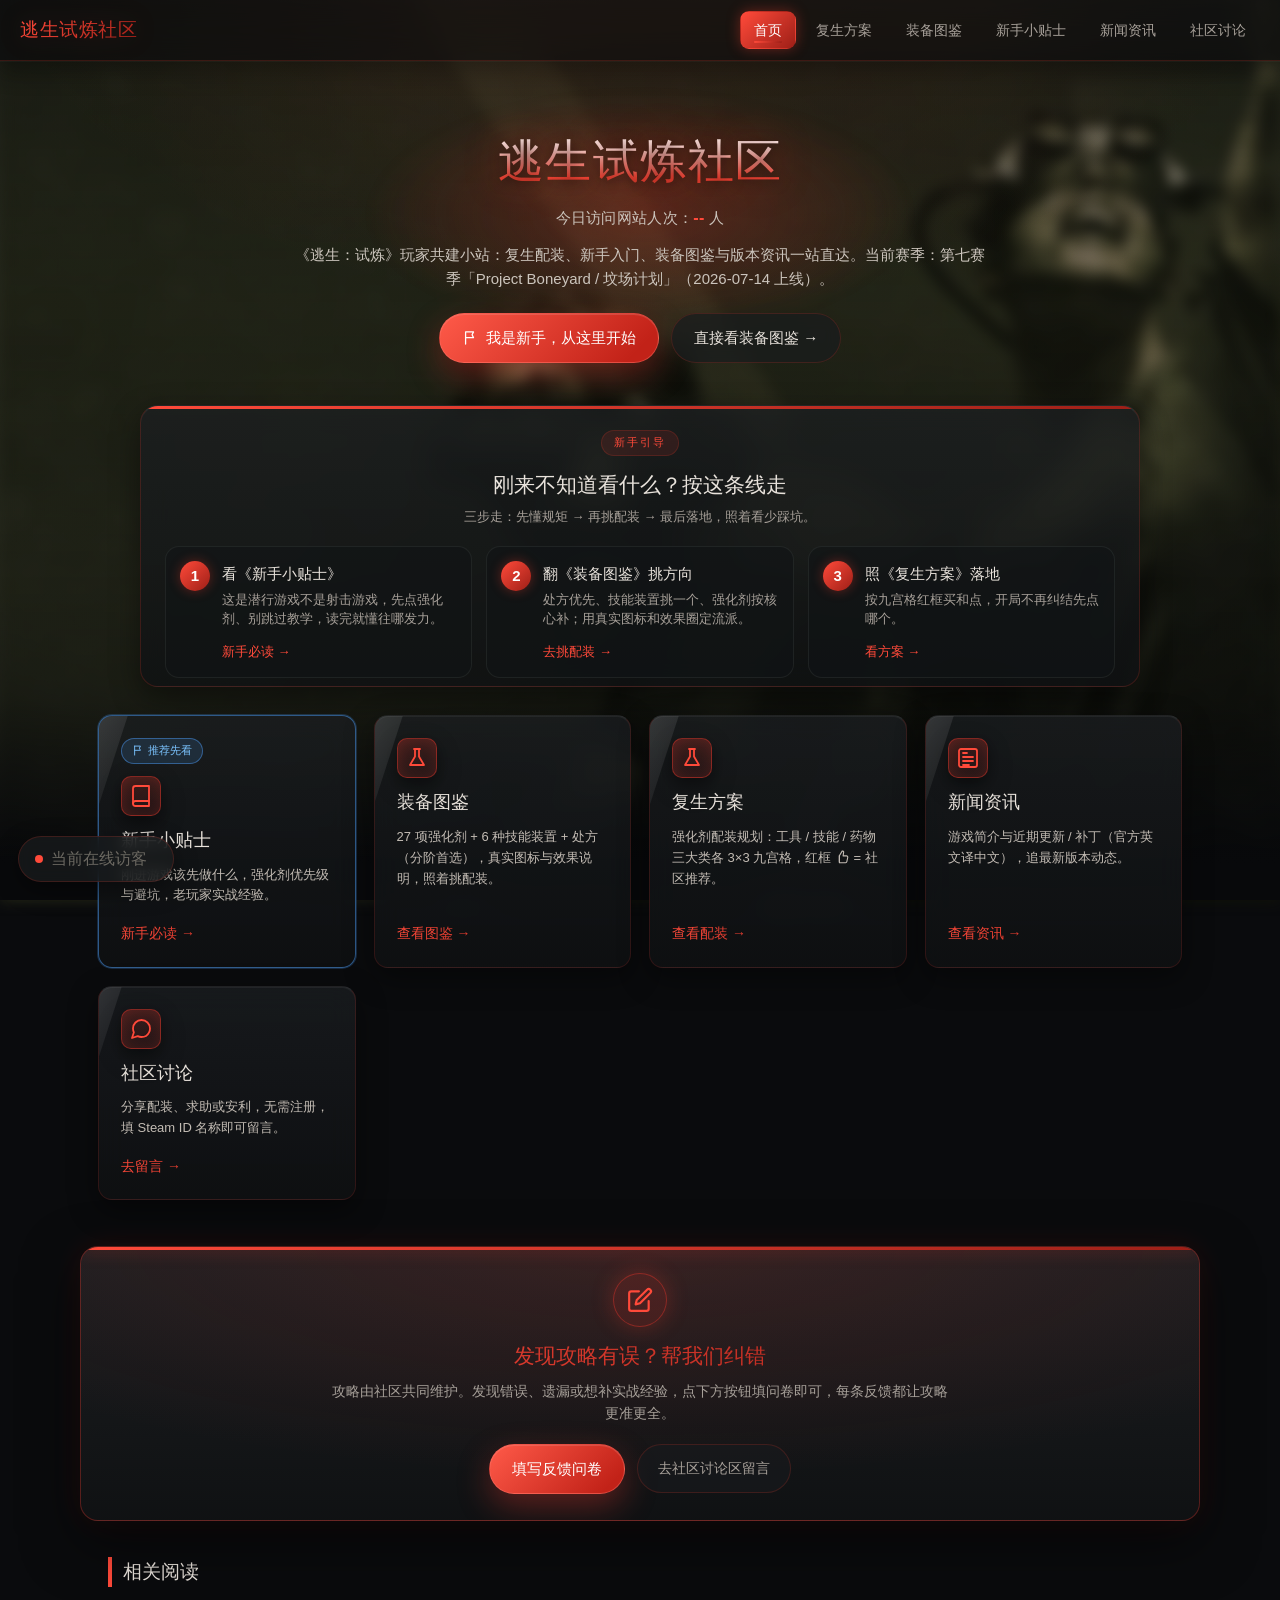
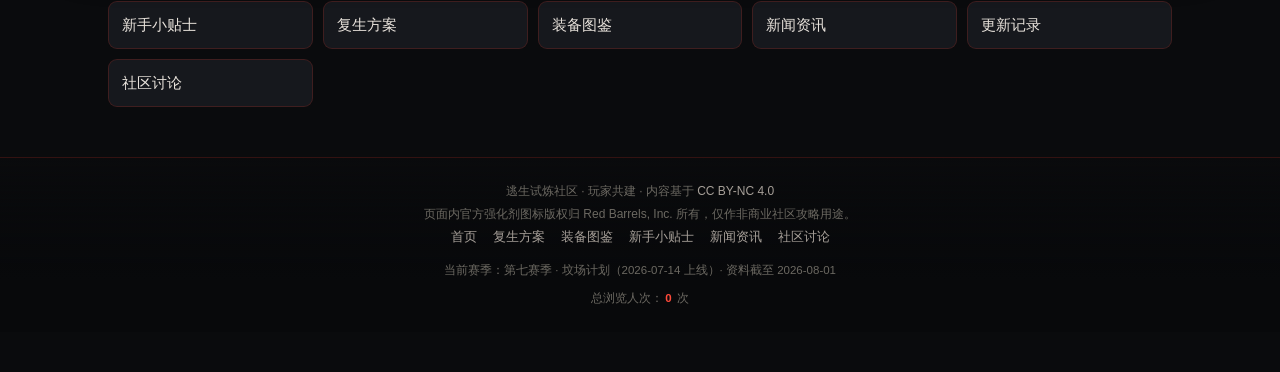
<file: index.html>
<!DOCTYPE html>
<html lang="zh-CN">
<head>
<meta charset="utf-8">
<meta name="viewport" content="width=device-width, initial-scale=1">
<link rel="stylesheet" href="assets/css/style.css">
<title>逃生试炼社区</title>
  <meta name="description" content="《逃生：试炼》玩家共建社区：复生方案、装备图鉴、新手小贴士、新闻资讯与社区讨论一站直达。">
  <link rel="canonical" href="https://lokeily.github.io/outlast-trials-community/index.html">
  <meta name="keywords" content="逃生试炼攻略,Outlast Trials 中文攻略,逃生试炼社区,强化剂配装,新手攻略,第七赛季坟场计划">
  <script type="application/ld+json">{"@context": "https://schema.org", "@type": "BreadcrumbList", "itemListElement": [{"@type": "ListItem", "position": 1, "name": "逃生试炼社区", "item": "https://lokeily.github.io/outlast-trials-community/index.html"}, {"@type": "ListItem", "position": 2, "name": "首页", "item": "https://lokeily.github.io/outlast-trials-community/index.html"}]}</script>
  <meta property="og:type" content="website">
  <meta property="og:site_name" content="逃生试炼社区">
  <meta property="og:title" content="逃生试炼社区">
  <meta property="og:description" content="《逃生：试炼》玩家共建社区：复生方案、装备图鉴、新手小贴士、新闻资讯与社区讨论一站直达。">
  <meta property="og:image" content="https://lokeily.github.io/outlast-trials-community/preview.png">
  <meta property="og:url" content="https://lokeily.github.io/outlast-trials-community/index.html">
  <meta name="twitter:card" content="summary_large_image">
  <meta name="twitter:title" content="逃生试炼社区">
  <meta name="twitter:description" content="《逃生：试炼》玩家共建社区：复生方案、装备图鉴、新手小贴士、新闻资讯与社区讨论一站直达。">
  <meta name="twitter:image" content="https://lokeily.github.io/outlast-trials-community/preview.png">

  <script>document.documentElement.classList.add('js')</script>
<script type="application/ld+json">{"@context": "https://schema.org", "@type": "WebSite", "name": "逃生试炼社区", "url": "https://lokeily.github.io/outlast-trials-community/", "description": "《逃生：试炼》玩家共建社区：复生方案、装备图鉴、新手小贴士、新闻资讯与社区讨论。", "inLanguage": "zh-CN"}</script>
<link rel="icon" href="favicon.svg" type="image/svg+xml">
  <script async src="https://busuanzi.ibruce.info/busuanzi/2.3/busuanzi.pure.mini.js"></script>
</head>
<body>
<header class="site-nav">
  <a class="brand" href="index.html">逃生试炼社区</a>
  <button class="menu-toggle" aria-label="展开菜单" aria-expanded="false"><svg class="ico-i nav-ico" viewBox="0 0 24 24" fill="none" stroke="currentColor" stroke-width="2" stroke-linecap="round" stroke-linejoin="round"><path d="M3 6h18M3 12h18M3 18h18"/></svg></button>
  <nav class="nav-links">
    <a href="index.html" class="active" aria-current="page">首页</a>
    <a href="rebirth.html">复生方案</a>
    <a href="amp-guide.html">装备图鉴</a>
    <a href="newbie.html">新手小贴士</a>
    <a href="news.html">新闻资讯</a>
    <a href="discuss.html">社区讨论</a>
  </nav>
</header>

<main class="container">
  <section class="hero">
    <h1>逃生试炼社区</h1>
    <p class="hero-today">今日访问网站人次：<b id="vcToday">--</b> 人</p>
    <p>《逃生：试炼》玩家共建小站：复生配装、新手入门、装备图鉴与版本资讯一站直达。当前赛季：第七赛季「Project Boneyard / 坟场计划」（2026-07-14 上线）。</p>
    <div class="hero-cta">
      <a class="btn btn-primary" href="newbie.html"><svg class="ico-i" viewBox="0 0 24 24" fill="none" stroke="currentColor" stroke-width="2" stroke-linecap="round" stroke-linejoin="round"><path d="M5 21V4M5 4h11l-2 4 2 4H5"/></svg> 我是新手，从这里开始</a>
      <a class="btn btn-ghost" href="amp-guide.html">直接看装备图鉴 →</a>
    </div>
  </section>

  <!-- 新手引导 · 推荐路线 -->
  <section class="startpath">
    <div class="sp-head">
      <span class="sp-kicker">新手引导</span>
      <div class="sp-title">刚来不知道看什么？按这条线走</div>
      <p class="sp-sub">三步走：先懂规矩 → 再挑配装 → 最后落地，照着看少踩坑。</p>
    </div>
    <ol class="sp-steps">
      <li class="sp-step">
        <span class="sp-num">1</span>
        <div class="sp-body">
          <h3>看《新手小贴士》</h3>
          <p>这是潜行游戏不是射击游戏，先点强化剂、别跳过教学，读完就懂往哪发力。</p>
          <a class="sp-go" href="newbie.html">新手必读 →</a>
        </div>
      </li>
      <li class="sp-step">
        <span class="sp-num">2</span>
        <div class="sp-body">
          <h3>翻《装备图鉴》挑方向</h3>
          <p>处方优先、技能装置挑一个、强化剂按核心补；用真实图标和效果圈定流派。</p>
          <a class="sp-go" href="amp-guide.html">去挑配装 →</a>
        </div>
      </li>
      <li class="sp-step">
        <span class="sp-num">3</span>
        <div class="sp-body">
          <h3>照《复生方案》落地</h3>
          <p>按九宫格红框买和点，开局不再纠结先点哪个。</p>
          <a class="sp-go" href="rebirth.html">看方案 →</a>
        </div>
      </li>
    </ol>
  </section>

  <section class="cards">
    <a class="card feat" href="newbie.html">
      <div class="pill-new"><svg class="ico-i" viewBox="0 0 24 24" fill="none" stroke="currentColor" stroke-width="2" stroke-linecap="round" stroke-linejoin="round"><path d="M5 21V4M5 4h11l-2 4 2 4H5"/></svg> 推荐先看</div>
      <div class="ico"><svg viewBox="0 0 24 24" fill="none" stroke="currentColor" stroke-width="2" stroke-linecap="round" stroke-linejoin="round"><path d="M4 19.5A2.5 2.5 0 0 1 6.5 17H20"/><path d="M6.5 2H20v20H6.5A2.5 2.5 0 0 1 4 19.5v-15A2.5 2.5 0 0 1 6.5 2z"/></svg></div>
      <h3>新手小贴士</h3>
      <p>刚进游戏该先做什么，强化剂优先级与避坑，老玩家实战经验。</p>
      <div class="go">新手必读 →</div>
    </a>
    <a class="card" href="amp-guide.html">
      <div class="ico"><svg viewBox="0 0 24 24" fill="none" stroke="currentColor" stroke-width="2" stroke-linecap="round" stroke-linejoin="round"><path d="M9 3h6"/><path d="M10 3v7.5l-5 8.5h14l-5-8.5V3"/><path d="M6 19h12"/></svg></div>
      <h3>装备图鉴</h3>
      <p>27 项强化剂 + 6 种技能装置 + 处方（分阶首选），真实图标与效果说明，照着挑配装。</p>
      <div class="go">查看图鉴 →</div>
    </a>
    <a class="card" href="rebirth.html">
      <div class="ico"><svg viewBox="0 0 24 24" fill="none" stroke="currentColor" stroke-width="2" stroke-linecap="round" stroke-linejoin="round"><path d="M9 3h6"/><path d="M10 3v7.5l-5 8.5h14l-5-8.5V3"/><path d="M6 19h12"/></svg></div>
      <h3>复生方案</h3>
      <p>强化剂配装规划：工具 / 技能 / 药物三大类各 3×3 九宫格，红框 <svg class="ico-i" viewBox="0 0 24 24" fill="none" stroke="currentColor" stroke-width="2" stroke-linecap="round" stroke-linejoin="round"><path d="M7 11v9"/><path d="M7 11l4.5-7.6A2 2 0 0 1 14 4.6L13 11h5.5a2 2 0 0 1 2 2.4l-1.5 7A2 2 0 0 1 17 22H7z"/></svg> = 社区推荐。</p>
      <div class="go">查看配装 →</div>
    </a>
    <a class="card" href="news.html">
      <div class="ico"><svg viewBox="0 0 24 24" fill="none" stroke="currentColor" stroke-width="2" stroke-linecap="round" stroke-linejoin="round"><rect x="3" y="3" width="18" height="18" rx="2"/><path d="M7 7h4"/><path d="M7 11h10"/><path d="M7 15h10"/><path d="M7 19h6"/></svg></div>
      <h3>新闻资讯</h3>
      <p>游戏简介与近期更新 / 补丁（官方英文译中文），追最新版本动态。</p>
      <div class="go">查看资讯 →</div>
    </a>
    <a class="card" href="discuss.html">
      <div class="ico"><svg viewBox="0 0 24 24" fill="none" stroke="currentColor" stroke-width="2" stroke-linecap="round" stroke-linejoin="round"><path d="M21 11.5a8.38 8.38 0 0 1-.9 3.8 8.5 8.5 0 0 1-7.6 4.7 8.38 8.38 0 0 1-3.8-.9L3 21l1.9-5.7A8.38 8.38 0 0 1 4 11.5a8.5 8.5 0 0 1 8.5-8.5 8.5 8.5 0 0 1 8.5 8.5z"/></svg></div>
      <h3>社区讨论</h3>
      <p>分享配装、求助或安利，无需注册，填 Steam ID 名称即可留言。</p>
      <div class="go">去留言 →</div>
    </a>
  </section>

</main>

  <section class="feedback-cta" id="feedback">
    <div class="fc-icon"><svg viewBox="0 0 24 24" fill="none" stroke="currentColor" stroke-width="2" stroke-linecap="round" stroke-linejoin="round"><path d="M11 4H4a2 2 0 0 0-2 2v14a2 2 0 0 0 2 2h14a2 2 0 0 0 2-2v-7"/><path d="M18.5 2.5a2.121 2.121 0 0 1 3 3L12 15l-4 1 1-4 9.5-9.5z"/></svg></div>
    <h2 class="fc-title">发现攻略有误？帮我们纠错</h2>
    <p class="fc-desc">攻略由社区共同维护。发现错误、遗漏或想补实战经验，点下方按钮填问卷即可，每条反馈都让攻略更准更全。</p>
    <div class="fc-actions">
      <a class="btn btn-primary" href="https://docs.qq.com/form/page/DVHBvTGRLUFpmUVV4" target="_blank" rel="noopener">填写反馈问卷</a>
      <a class="fc-ghost" href="discuss.html#comments">去社区讨论区留言</a>
    </div>
  </section>

  <section class="related" aria-label="相关阅读">
    <h2>相关阅读</h2>
    <ul class="rel-list">
      <li><a href="newbie.html">新手小贴士</a></li>
      <li><a href="rebirth.html">复生方案</a></li>
      <li><a href="amp-guide.html">装备图鉴</a></li>
      <li><a href="news.html">新闻资讯</a></li>
      <li><a href="updates.html">更新记录</a></li>
      <li><a href="discuss.html">社区讨论</a></li>
    </ul>
  </section>
  <footer class="site-foot">
  <p>逃生试炼社区 · 玩家共建 · 内容基于 <a href="LICENSE">CC BY-NC 4.0</a></p>
  <p>页面内官方强化剂图标版权归 Red Barrels, Inc. 所有，仅作非商业社区攻略用途。</p>
  
  <nav class="foot-nav">
    <a href="index.html">首页</a>
    <a href="rebirth.html">复生方案</a>
    <a href="amp-guide.html">装备图鉴</a>
    <a href="newbie.html">新手小贴士</a>
    <a href="news.html">新闻资讯</a>
    <a href="discuss.html">社区讨论</a>
  </nav>
  <p class="foot-meta">当前赛季：第七赛季 · 坟场计划（2026-07-14 上线）· 资料截至 2026-08-01</p>

  <p class="foot-views">总浏览人次：<b><span id="busuanzi_container_site_pv"><span id="busuanzi_value_site_pv">0</span></span></b> 次</p>
</footer>
  <script src="assets/js/twikoo.min.js" defer></script>
  <script src="assets/js/site.js" defer></script>
  <!-- 访客计数：真实累计(不蒜子) + 实时在线估算 -->
  <div class="visitor-counter" id="visitorCounter" role="status" aria-live="polite">
    <span class="vc-dot" aria-hidden="true"></span>
    <span class="vc-cap">当前在线访客</span><b class="vc-num vc-on" id="vcOnline"><span class="vc-digit">--</span></b>
    <span id="busuanzi_container_site_uv" style="display:none"><span id="busuanzi_value_site_uv">0</span></span>
  </div>
</body>
</html>
</file>
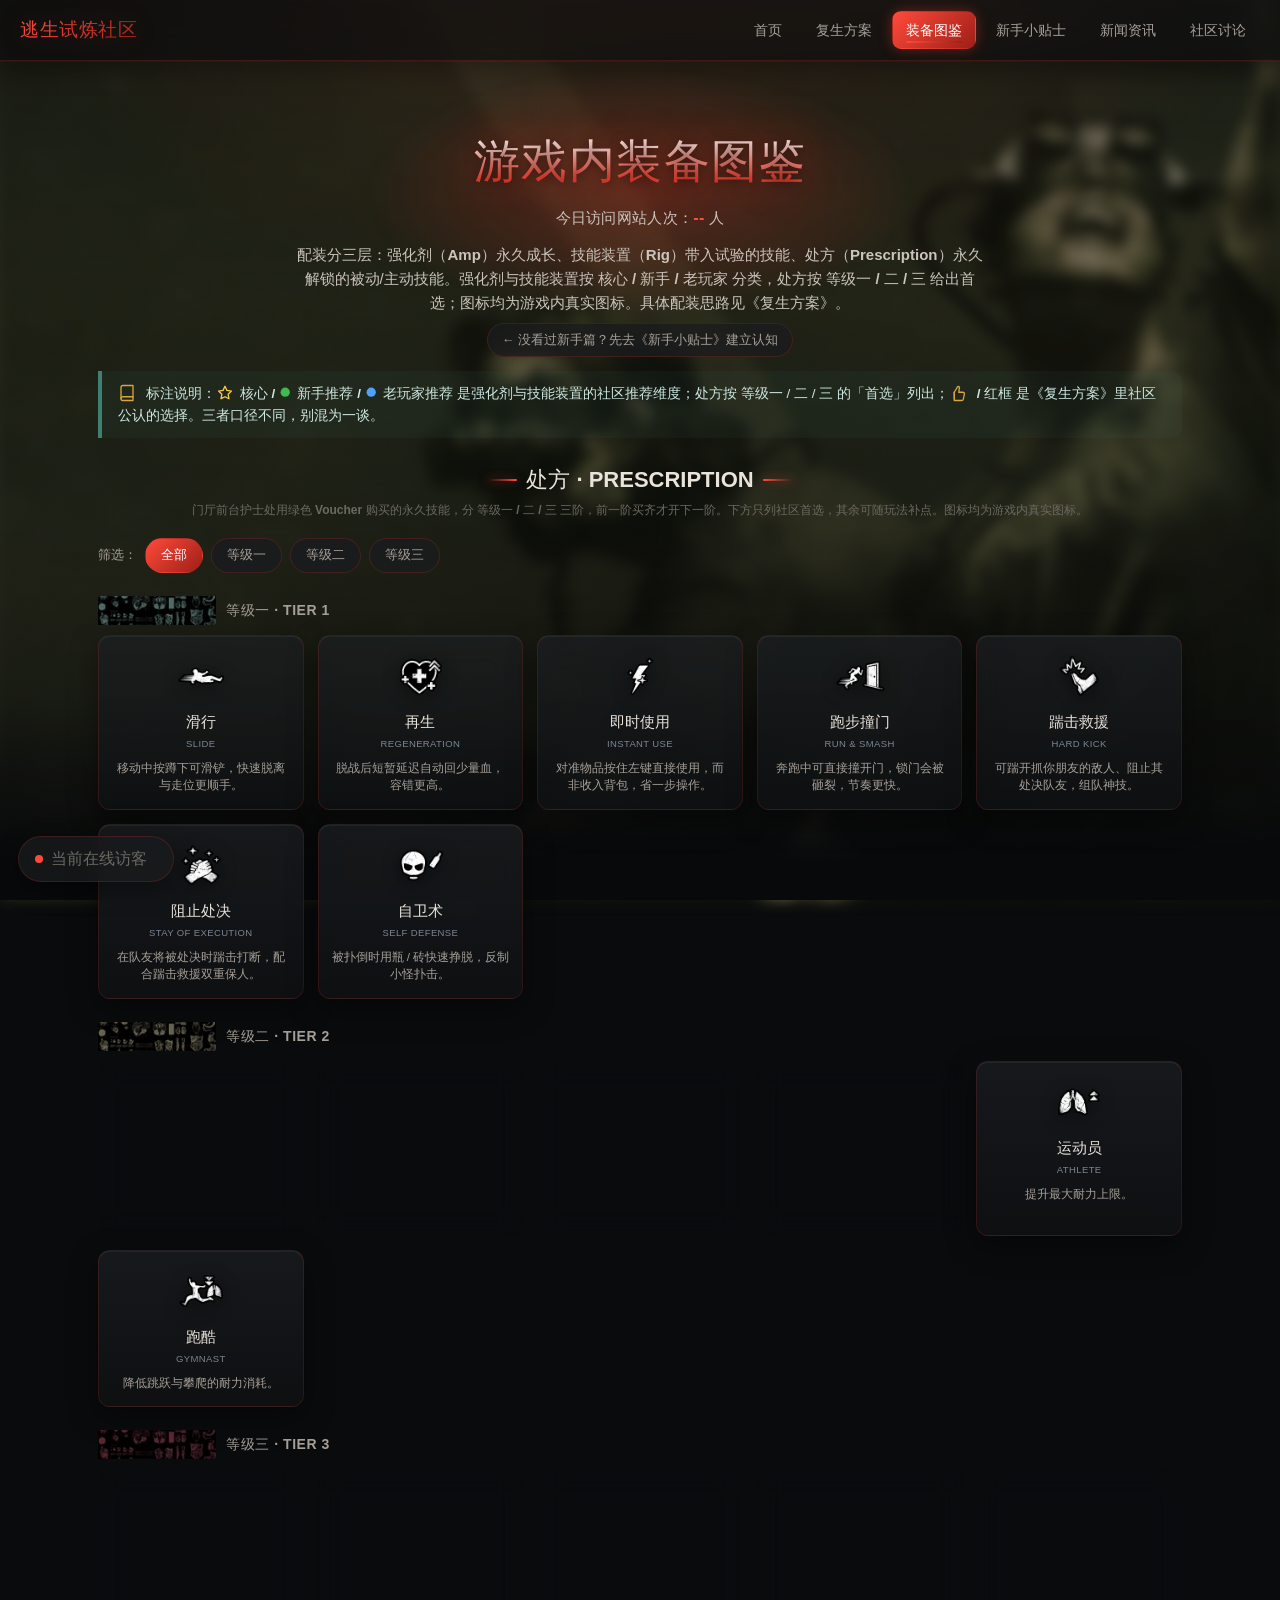
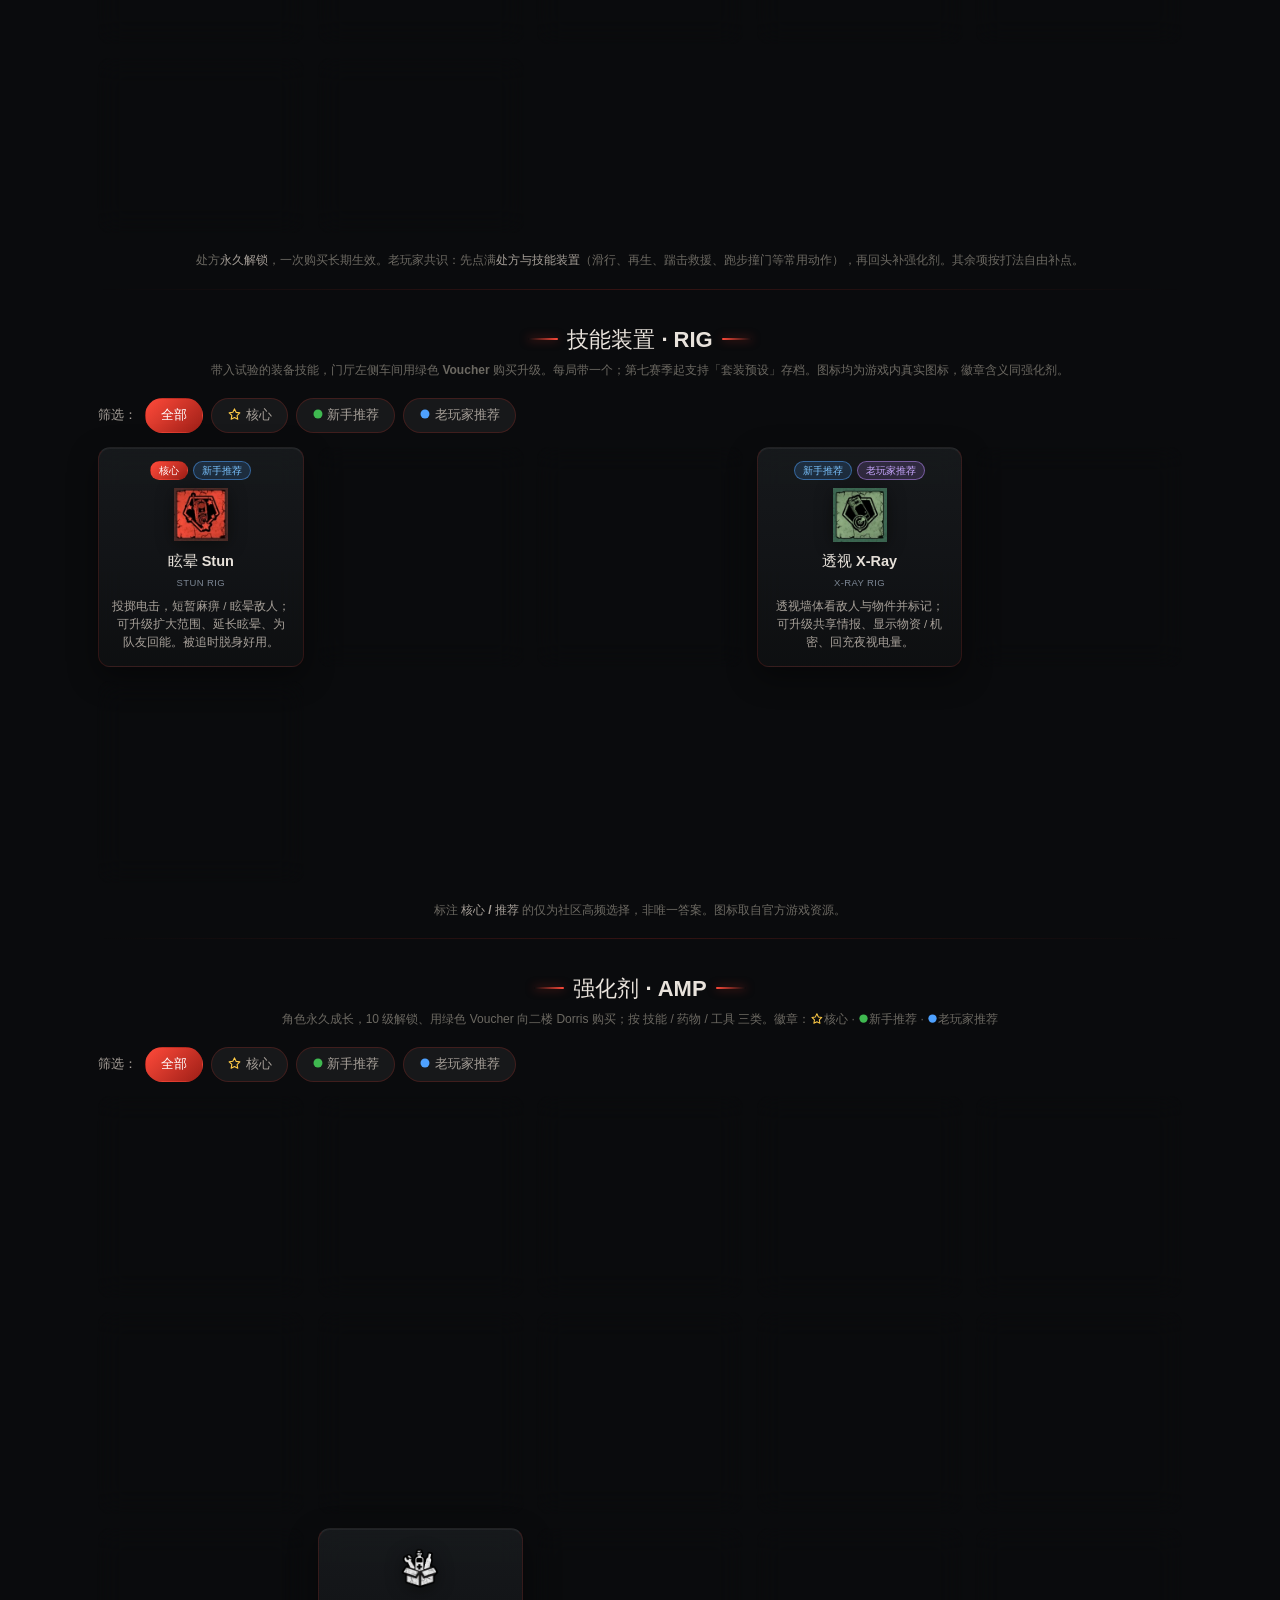
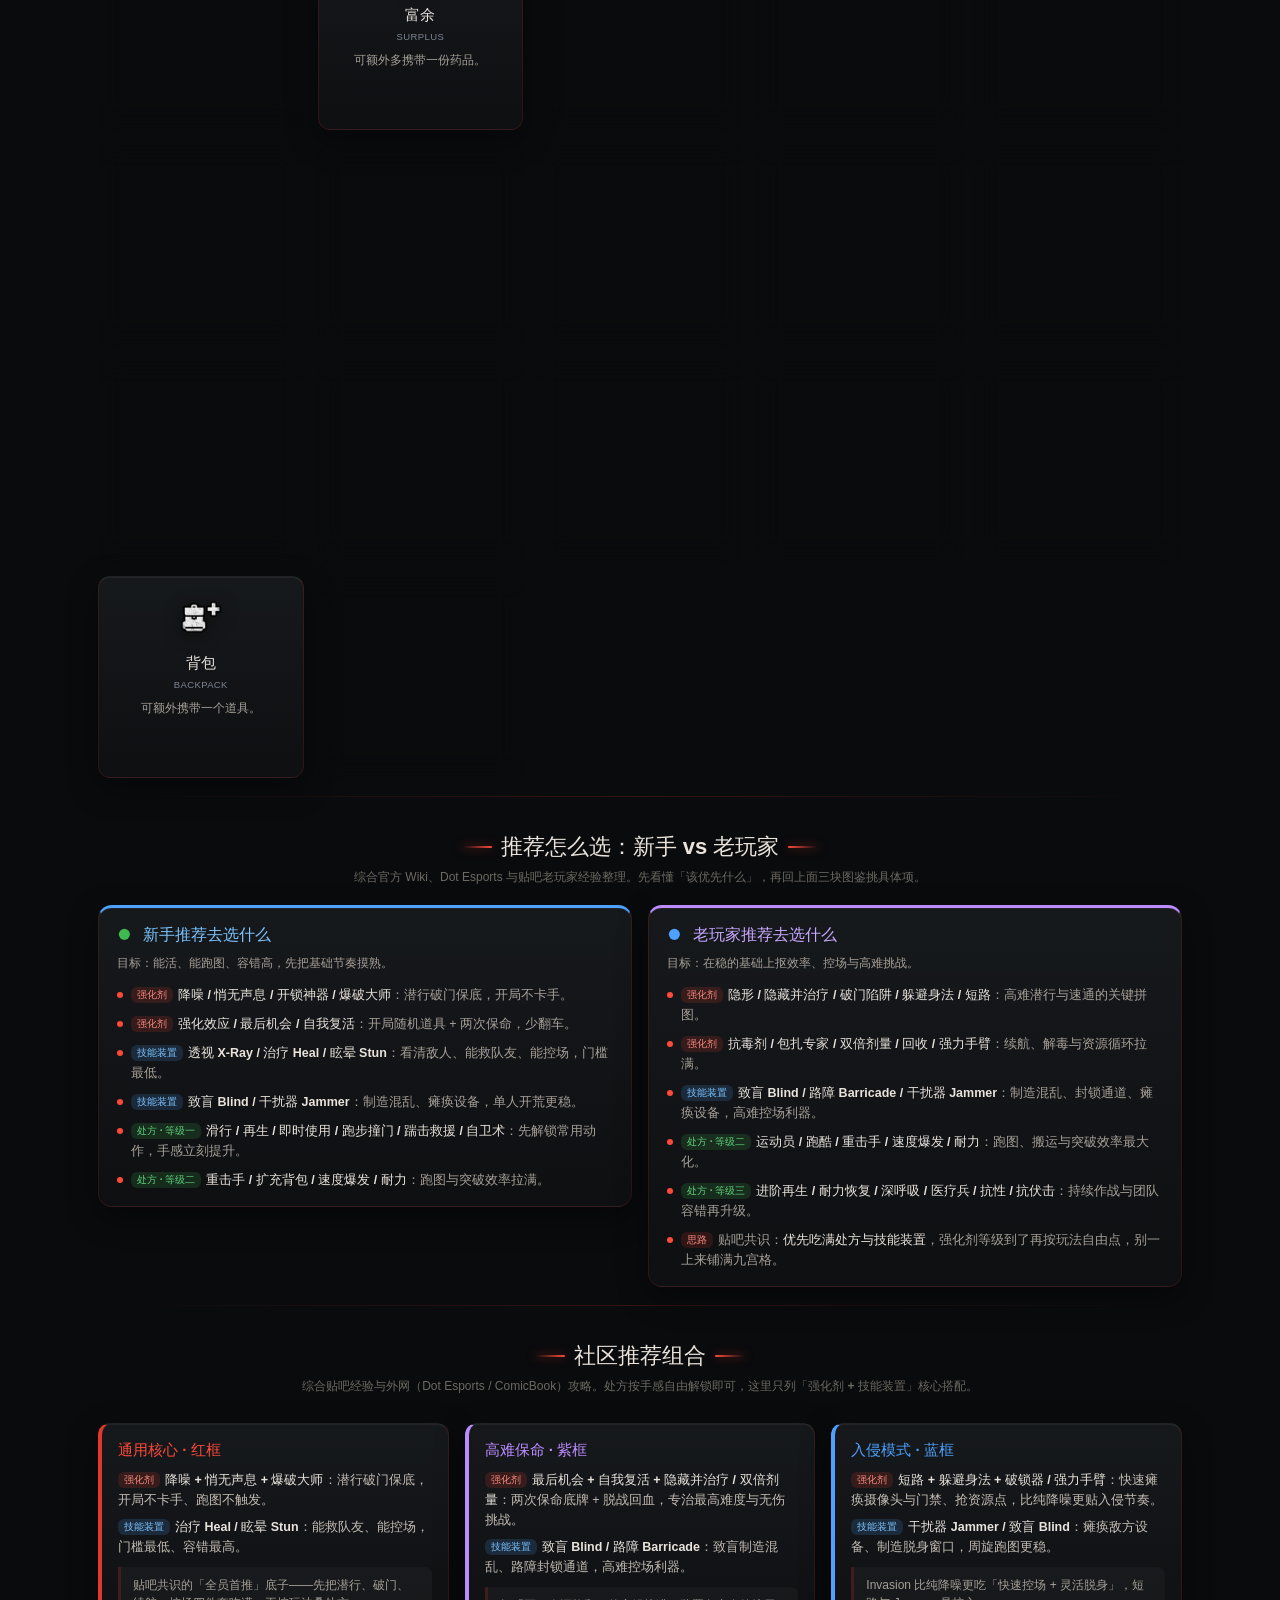
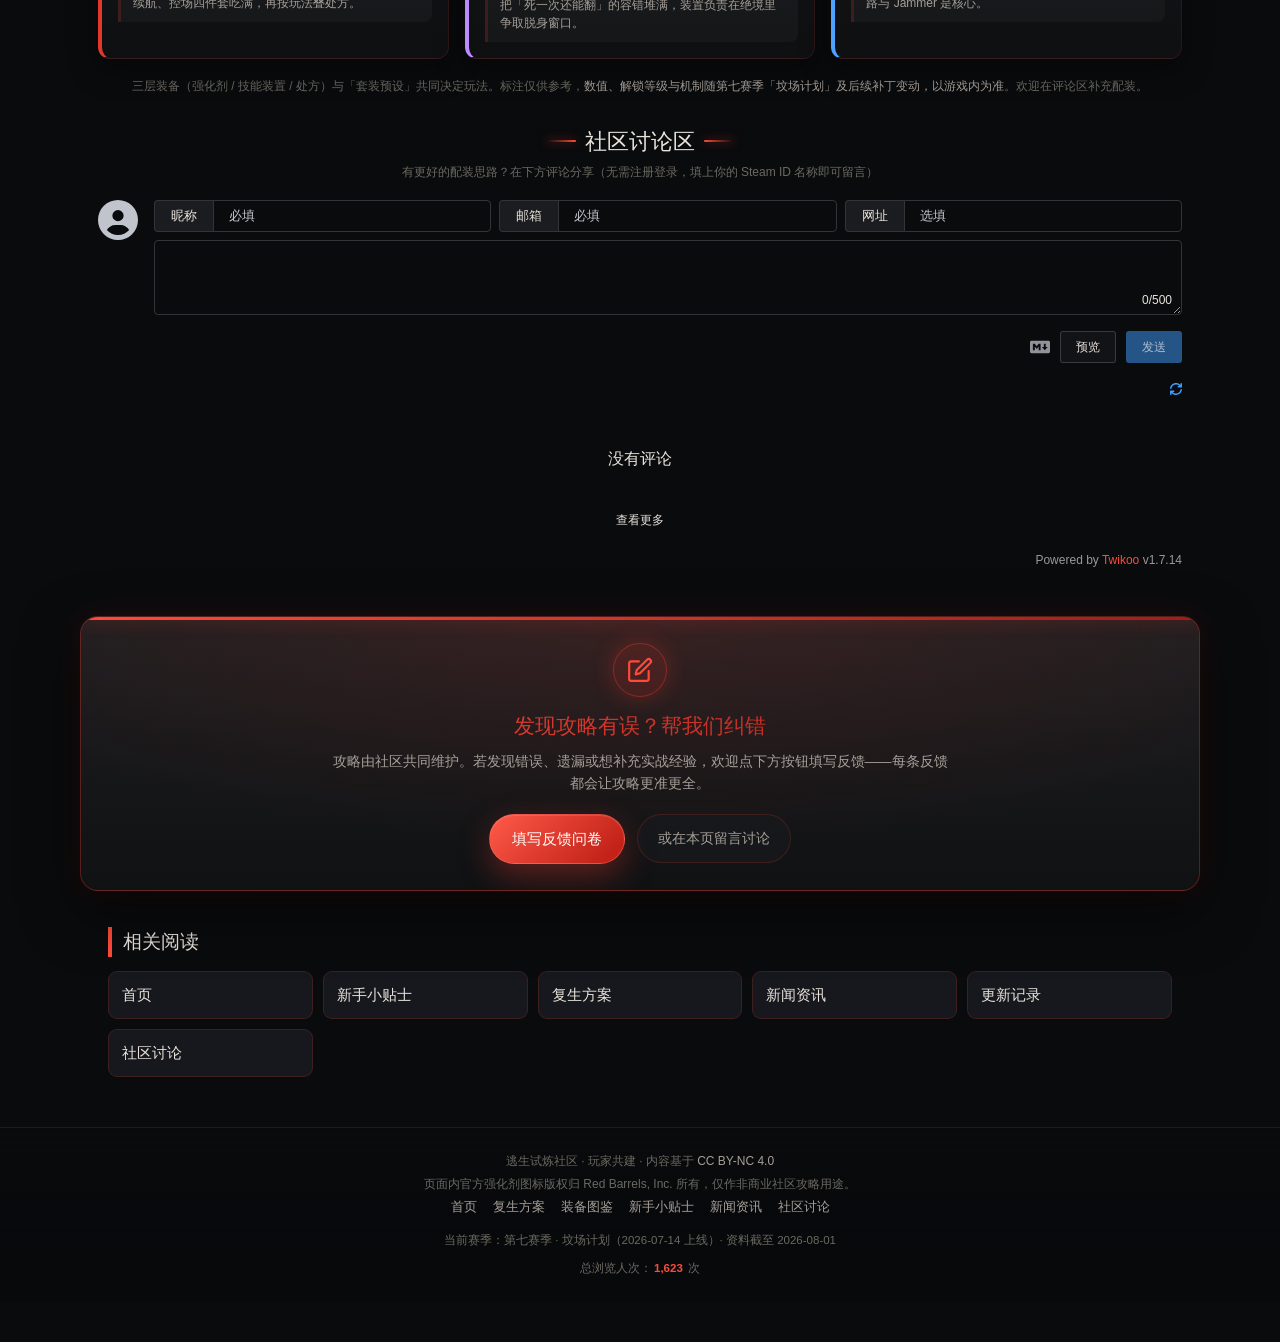
<file: amp-guide.html>
<!DOCTYPE html><html lang="zh-CN"><head><meta charset="utf-8">
<meta name="viewport" content="width=device-width, initial-scale=1">
<title>游戏内装备图鉴 · 逃生试炼社区</title>
  <meta name="description" content="《逃生：试炼》游戏内装备图鉴：强化剂(Amp)与技能装置(Rig)按核心/新手/老玩家推荐分类，处方(Prescription)按等级一/二/三阶并给出首选建议；图标均为游戏内真实图标。">
  <link rel="canonical" href="https://lokeily.github.io/outlast-trials-community/amp-guide.html">
  <meta name="keywords" content="逃生试炼装备图鉴,Outlast Trials amps,强化剂一览,装备数值">
  <script type="application/ld+json">{"@context": "https://schema.org", "@type": "BreadcrumbList", "itemListElement": [{"@type": "ListItem", "position": 1, "name": "逃生试炼社区", "item": "https://lokeily.github.io/outlast-trials-community/index.html"}, {"@type": "ListItem", "position": 2, "name": "装备图鉴", "item": "https://lokeily.github.io/outlast-trials-community/amp-guide.html"}]}</script>
  <meta property="og:type" content="website">
  <meta property="og:site_name" content="逃生试炼社区">
  <meta property="og:title" content="游戏内装备图鉴 · 逃生试炼社区">
  <meta property="og:description" content="《逃生：试炼》游戏内装备图鉴：强化剂/技能装置按核心·新手·老玩家推荐分类，处方按等级一/二/三阶并给出首选；图标均为游戏内真实图标。">
  <meta property="og:image" content="https://lokeily.github.io/outlast-trials-community/preview.png">
  <meta property="og:url" content="https://lokeily.github.io/outlast-trials-community/amp-guide.html">
  <meta name="twitter:card" content="summary_large_image">
  <meta name="twitter:title" content="游戏内装备图鉴 · 逃生试炼社区">
  <meta name="twitter:description" content="《逃生：试炼》游戏内装备图鉴：强化剂/技能装置按核心·新手·老玩家推荐分类，处方按等级一/二/三阶并给出首选；图标均为游戏内真实图标。">
  <meta name="twitter:image" content="https://lokeily.github.io/outlast-trials-community/preview.png">
<link rel="stylesheet" href="assets/css/style.css">  <script>document.documentElement.classList.add('js')</script>
<script type="application/ld+json">{"@context": "https://schema.org", "@type": "WebSite", "name": "逃生试炼社区", "url": "https://lokeily.github.io/outlast-trials-community/", "description": "《逃生：试炼》玩家共建社区：复生方案、装备图鉴、新手小贴士、新闻资讯与社区讨论。", "inLanguage": "zh-CN"}</script>
<script type="application/ld+json">{"@context": "https://schema.org", "@type": "Article", "headline": "游戏内装备图鉴 · 逃生试炼社区", "publisher": {"@type": "Organization", "name": "逃生试炼社区"}, "inLanguage": "zh-CN", "datePublished": "2026-07-24"}</script>
<link rel="icon" href="favicon.svg" type="image/svg+xml">
  <link rel="preconnect" href="https://outlat-twikoo.netlify.app" crossorigin>
  <link rel="preload" as="script" href="assets/js/twikoo.min.js">
  <script async src="https://busuanzi.ibruce.info/busuanzi/2.3/busuanzi.pure.mini.js"></script>
</head><body>
<header class="site-nav">
  <a class="brand" href="index.html">逃生试炼社区</a>
  <button class="menu-toggle" aria-label="展开菜单" aria-expanded="false"><svg class="ico-i nav-ico" viewBox="0 0 24 24" fill="none" stroke="currentColor" stroke-width="2" stroke-linecap="round" stroke-linejoin="round"><path d="M3 6h18M3 12h18M3 18h18"/></svg></button>
  <nav class="nav-links">
    <a href="index.html">首页</a>
    <a href="rebirth.html">复生方案</a>
    <a href="amp-guide.html" class="active" aria-current="page">装备图鉴</a>
    <a href="newbie.html">新手小贴士</a>
    <a href="news.html">新闻资讯</a>
    <a href="discuss.html">社区讨论</a>
  </nav>
</header>
<main class="container">
<section class="hero">
  <h1>游戏内装备图鉴</h1>
  <p class="hero-today">今日访问网站人次：<b id="vcToday">--</b> 人</p>
  <p>配装分三层：<b>强化剂（Amp）</b>永久成长、<b>技能装置（Rig）</b>带入试验的技能、<b>处方（Prescription）</b>永久解锁的被动/主动技能。强化剂与技能装置按 <b>核心 / 新手 / 老玩家</b> 分类，处方按 <b>等级一 / 二 / 三</b> 给出<b>首选</b>；图标均为<b>游戏内真实图标</b>。具体配装思路见《复生方案》。</p>
</section>

<div class="pageguide"><a href="newbie.html">← 没看过新手篇？先去《新手小贴士》建立认知</a></div>

<div class="callout info"><svg class="ico-i" viewBox="0 0 24 24" fill="none" stroke="currentColor" stroke-width="2" stroke-linecap="round" stroke-linejoin="round"><path d="M4 19.5A2.5 2.5 0 0 1 6.5 17H20"/><path d="M6.5 2H20v20H6.5A2.5 2.5 0 0 1 4 19.5v-15A2.5 2.5 0 0 1 6.5 2z"/></svg> 标注说明：<b><svg class="ico-i star" viewBox="0 0 24 24" fill="none" stroke="currentColor" stroke-width="2" stroke-linecap="round" stroke-linejoin="round"><path d="M12 3l2.6 5.6 6 .9-4.4 4.2 1.1 6L12 17l-5.3 2.6 1.1-6L3.4 9.4l6-.9z"/></svg>核心 / <svg class="ico-i dot" style="color:#3fb950" viewBox="0 0 24 24"><circle cx="12" cy="12" r="9" fill="currentColor"/></svg>新手推荐 / <svg class="ico-i dot" style="color:#4ea1ff" viewBox="0 0 24 24"><circle cx="12" cy="12" r="9" fill="currentColor"/></svg>老玩家推荐</b> 是强化剂与技能装置的社区推荐维度；<b>处方</b>按 等级一 / 二 / 三 的<b>「首选」</b>列出；<b><svg class="ico-i" viewBox="0 0 24 24" fill="none" stroke="currentColor" stroke-width="2" stroke-linecap="round" stroke-linejoin="round"><path d="M7 11v9"/><path d="M7 11l4.5-7.6A2 2 0 0 1 14 4.6L13 11h5.5a2 2 0 0 1 2 2.4l-1.5 7A2 2 0 0 1 17 22H7z"/></svg> / 红框</b> 是《复生方案》里社区公认的选择。三者口径不同，别混为一谈。</div>

<div class="ampboard">

  <!-- ===== 处方 PRESCRIPTION（等级一 / 二 / 三，仅列首选） ===== -->
  <section class="ampsec rxsec">
    <h2 class="sectitle">处方 · PRESCRIPTION</h2>
    <div class="secsub">门厅前台护士处用<b>绿色 Voucher</b> 购买的<b>永久技能</b>，分 <b>等级一 / 二 / 三</b> 三阶，前一阶买齐才开下一阶。下方只列社区<b>首选</b>，其余可随玩法补点。图标均为游戏内真实图标。</div>

    <div class="filterbar" id="eqFilterRx" role="group" aria-label="处方筛选">
      <span class="flabel">筛选：</span>
      <button type="button" class="fbtn active" data-filter="all">全部</button>
      <button type="button" class="fbtn" data-filter="tier1">等级一</button>
      <button type="button" class="fbtn" data-filter="tier2">等级二</button>
      <button type="button" class="fbtn" data-filter="tier3">等级三</button>
    </div>

    <div class="tierblock">
      <div class="tierhead"><img class="trib" src="assets/icons/Rx_Tier1.webp" loading="lazy" decoding="async" alt="等级一"><span>等级一 · TIER 1</span></div>
      <div class="ampgrid rxgrid">
        <div class="itcard rxcard" data-tier="1"><img class="ic" src="assets/icons/Rx_Slide.webp" loading="lazy" decoding="async" alt="滑行" width="54" height="54"><div class="cn">滑行</div><div class="en">SLIDE</div><div class="desc">移动中按蹲下可滑铲，快速脱离与走位更顺手。</div></div>
        <div class="itcard rxcard" data-tier="1"><img class="ic" src="assets/icons/Rx_Regeneration.webp" loading="lazy" decoding="async" alt="再生" width="54" height="54"><div class="cn">再生</div><div class="en">REGENERATION</div><div class="desc">脱战后短暂延迟自动回少量血，容错更高。</div></div>
        <div class="itcard rxcard" data-tier="1"><img class="ic" src="assets/icons/Rx_Instantuse.webp" loading="lazy" decoding="async" alt="即时使用" width="54" height="54"><div class="cn">即时使用</div><div class="en">INSTANT USE</div><div class="desc">对准物品按住左键直接使用，而非收入背包，省一步操作。</div></div>
        <div class="itcard rxcard" data-tier="1"><img class="ic" src="assets/icons/Rx_RunAndSmashDoor.webp" loading="lazy" decoding="async" alt="跑步撞门" width="54" height="54"><div class="cn">跑步撞门</div><div class="en">RUN &amp; SMASH</div><div class="desc">奔跑中可直接撞开门，锁门会被砸裂，节奏更快。</div></div>
        <div class="itcard rxcard" data-tier="1"><img class="ic" src="assets/icons/Rx_HardKick.webp" loading="lazy" decoding="async" alt="踹击救援" width="54" height="54"><div class="cn">踹击救援</div><div class="en">HARD KICK</div><div class="desc">可踹开抓你朋友的敌人、阻止其处决队友，组队神技。</div></div>
        <div class="itcard rxcard" data-tier="1"><img class="ic" src="assets/icons/Rx_StayOfExecution.webp" loading="lazy" decoding="async" alt="阻止处决" width="54" height="54"><div class="cn">阻止处决</div><div class="en">STAY OF EXECUTION</div><div class="desc">在队友将被处决时踹击打断，配合踹击救援双重保人。</div></div>
        <div class="itcard rxcard" data-tier="1"><img class="ic" src="assets/icons/Rx_SelfDefenseTechnique.webp" loading="lazy" decoding="async" alt="自卫术" width="54" height="54"><div class="cn">自卫术</div><div class="en">SELF DEFENSE</div><div class="desc">被扑倒时用瓶 / 砖快速挣脱，反制小怪扑击。</div></div>
      </div>
    </div>

    <div class="tierblock">
      <div class="tierhead"><img class="trib" src="assets/icons/Rx_Tier2.webp" loading="lazy" decoding="async" alt="等级二"><span>等级二 · TIER 2</span></div>
      <div class="ampgrid rxgrid">
        <div class="itcard rxcard" data-tier="2"><img class="ic" src="assets/icons/Rx_ExpandedInventory.webp" loading="lazy" decoding="async" alt="扩充背包" width="54" height="54"><div class="cn">扩充背包</div><div class="en">EXPANDED INVENTORY</div><div class="desc">背包格 +1，总栏位达 4，携带空间更宽裕。</div></div>
        <div class="itcard rxcard" data-tier="2"><img class="ic" src="assets/icons/Rx_DoorBasher.webp" loading="lazy" decoding="async" alt="重击手" width="54" height="54"><div class="cn">重击手</div><div class="en">DOOR BASHER</div><div class="desc">锁门仅需 2 击砸开，配合「爆破大师」效率拉满。</div></div>
        <div class="itcard rxcard" data-tier="2"><img class="ic" src="assets/icons/Rx_SpeedBoost.webp" loading="lazy" decoding="async" alt="速度爆发" width="54" height="54"><div class="cn">速度爆发</div><div class="en">SPEED BOOST</div><div class="desc">提升奔跑速度，跑图与脱离更高效。</div></div>
        <div class="itcard rxcard" data-tier="2"><img class="ic" src="assets/icons/Rx_Endurance.webp" loading="lazy" decoding="async" alt="耐力" width="54" height="54"><div class="cn">耐力</div><div class="en">ENDURANCE</div><div class="desc">降低奔跑耐力消耗，长线机动更持久。</div></div>
        <div class="itcard rxcard" data-tier="2"><img class="ic" src="assets/icons/Rx_Athlete.webp" loading="lazy" decoding="async" alt="运动员" width="54" height="54"><div class="cn">运动员</div><div class="en">ATHLETE</div><div class="desc">提升最大耐力上限。</div></div>
        <div class="itcard rxcard" data-tier="2"><img class="ic" src="assets/icons/Rx_Gymnast.webp" loading="lazy" decoding="async" alt="跑酷" width="54" height="54"><div class="cn">跑酷</div><div class="en">GYMNAST</div><div class="desc">降低跳跃与攀爬的耐力消耗。</div></div>
      </div>
    </div>

    <div class="tierblock">
      <div class="tierhead"><img class="trib" src="assets/icons/Rx_Tier3.webp" loading="lazy" decoding="async" alt="等级三"><span>等级三 · TIER 3</span></div>
      <div class="ampgrid rxgrid">
        <div class="itcard rxcard" data-tier="3"><img class="ic" src="assets/icons/Rx_AdvancedRegeneration.webp" loading="lazy" decoding="async" alt="进阶再生" width="54" height="54"><div class="cn">进阶再生</div><div class="en">ADVANCED REGEN</div><div class="desc">生命再生触发更快，持续作战回血更及时。</div></div>
        <div class="itcard rxcard" data-tier="3"><img class="ic" src="assets/icons/Rx_StaminaRecovery.webp" loading="lazy" decoding="async" alt="耐力恢复" width="54" height="54"><div class="cn">耐力恢复</div><div class="en">STAMINA RECOVERY</div><div class="desc">加速耐力恢复，跑动更持久。</div></div>
        <div class="itcard rxcard" data-tier="3"><img class="ic" src="assets/icons/Rx_DeepBreaths.webp" loading="lazy" decoding="async" alt="深呼吸" width="54" height="54"><div class="cn">深呼吸</div><div class="en">DEEP BREATHS</div><div class="desc">加速疲惫（Exhaustion）恢复，连续行动后更快回神。</div></div>
        <div class="itcard rxcard" data-tier="3"><img class="ic" src="assets/icons/Rx_Revitalize.webp" loading="lazy" decoding="async" alt="重生" width="54" height="54"><div class="cn">重生</div><div class="en">REVITALIZE</div><div class="desc">单人试验中注射器与复活均回满生命。</div></div>
        <div class="itcard rxcard" data-tier="3"><img class="ic" src="assets/icons/Rx_Antiambush.webp" loading="lazy" decoding="async" alt="抗伏击" width="54" height="54"><div class="cn">抗伏击</div><div class="en">ANTI-AMBUSH</div><div class="desc">向藏身的敌人投掷物可将其逼出，破解伏击点位。</div></div>
        <div class="itcard rxcard" data-tier="3"><img class="ic" src="assets/icons/Rx_Medic.webp" loading="lazy" decoding="async" alt="医疗兵" width="54" height="54"><div class="cn">医疗兵</div><div class="en">MEDIC</div><div class="desc">扶起与复活队友的速度更快，团队容错再升级。</div></div>
        <div class="itcard rxcard" data-tier="3"><img class="ic" src="assets/icons/Rx_Resistance.webp" loading="lazy" decoding="async" alt="抗性" width="54" height="54"><div class="cn">抗性</div><div class="en">RESISTANCE</div><div class="desc">更快挣脱陷阱与被擒抱，应对控制型敌人更从容。</div></div>
      </div>
    </div>
    <div class="ampnote">处方<b>永久解锁</b>，一次购买长期生效。老玩家共识：先点满<b>处方与技能装置</b>（滑行、再生、踹击救援、跑步撞门等常用动作），再回头补强化剂。其余项按打法自由补点。</div>
  </section>

  <div class="divider"></div>

  <!-- ===== 技能装置 RIG ===== -->
  <section class="ampsec">
    <h2 class="sectitle">技能装置 · RIG</h2>
    <div class="secsub">带入试验的装备技能，门厅左侧车间用<b>绿色 Voucher</b> 购买升级。每局带一个；第七赛季起支持「套装预设」存档。图标均为<b>游戏内真实图标</b>，徽章含义同强化剂。</div>

    <div class="filterbar" id="eqFilterRig" role="group" aria-label="技能装置筛选">
      <span class="flabel">筛选：</span>
      <button type="button" class="fbtn active" data-filter="all">全部</button>
      <button type="button" class="fbtn" data-filter="core"><svg class="ico-i star" viewBox="0 0 24 24" fill="none" stroke="currentColor" stroke-width="2" stroke-linecap="round" stroke-linejoin="round"><path d="M12 3l2.6 5.6 6 .9-4.4 4.2 1.1 6L12 17l-5.3 2.6 1.1-6L3.4 9.4l6-.9z"/></svg> 核心</button>
      <button type="button" class="fbtn" data-filter="new"><svg class="ico-i dot" style="color:#3fb950" viewBox="0 0 24 24"><circle cx="12" cy="12" r="9" fill="currentColor"/></svg> 新手推荐</button>
      <button type="button" class="fbtn" data-filter="vet"><svg class="ico-i dot" style="color:#4ea1ff" viewBox="0 0 24 24"><circle cx="12" cy="12" r="9" fill="currentColor"/></svg> 老玩家推荐</button>
    </div>

    <div class="ampgrid">
      <div class="itcard"><div class="badges"><span class="badge core">核心</span><span class="badge bnew">新手推荐</span></div><img class="ic" src="assets/icons/Rig_Stun.webp" loading="lazy" decoding="async" alt="眩晕" width="54" height="54"><div class="cn">眩晕 Stun</div><div class="en">STUN RIG</div><div class="desc">投掷电击，短暂麻痹 / 眩晕敌人；可升级扩大范围、延长眩晕、为队友回能。被追时脱身好用。</div></div>
      <div class="itcard"><div class="badges"><span class="badge bvet">老玩家推荐</span></div><img class="ic" src="assets/icons/Rig_Blind.webp" loading="lazy" decoding="async" alt="致盲" width="54" height="54"><div class="cn">致盲 Blind</div><div class="en">BLIND RIG</div><div class="desc">地雷式烟雾，敌人触发后致盲并减速；可升级范围、延长、触发后获得加速。</div></div>
      <div class="itcard"><div class="badges"><span class="badge core">核心</span><span class="badge bnew">新手推荐</span></div><img class="ic" src="assets/icons/Rig_Heal.webp" loading="lazy" decoding="async" alt="治疗" width="54" height="54"><div class="cn">治疗 Heal</div><div class="en">HEAL RIG</div><div class="desc">释放治疗气体，为自己与附近队友回血；可升级静音、延长、解毒、减速敌人。</div></div>
      <div class="itcard"><div class="badges"><span class="badge bnew">新手推荐</span><span class="badge bvet">老玩家推荐</span></div><img class="ic" src="assets/icons/Rig_Xray.webp" loading="lazy" decoding="async" alt="透视" width="54" height="54"><div class="cn">透视 X-Ray</div><div class="en">X-RAY RIG</div><div class="desc">透视墙体看敌人与物件并标记；可升级共享情报、显示物资 / 机密、回充夜视电量。</div></div>
      <div class="itcard"><div class="badges"><span class="badge bvet">老玩家推荐</span></div><img class="ic" src="assets/icons/Rig_Barricade.webp" loading="lazy" decoding="async" alt="路障" width="54" height="54"><div class="cn">路障 Barricade</div><div class="en">BARRICADE RIG</div><div class="desc">部署可移动掩体 / 路障，封锁通道或临时防线，控场保点利器。</div></div>
      <div class="itcard"><div class="badges"><span class="badge bvet">老玩家推荐</span></div><img class="ic" src="assets/icons/Rig_Jammer.webp" loading="lazy" decoding="async" alt="干扰器" width="54" height="54"><div class="cn">干扰器 Jammer</div><div class="en">JAMMER RIG</div><div class="desc">无线干扰，瘫痪敌方摄像头 / 门禁等；入侵与潜行流好搭档。</div></div>
    </div>
    <div class="ampnote">标注 <b>核心 / 推荐</b> 的仅为社区高频选择，非唯一答案。图标取自官方游戏资源。</div>
  </section>

  <div class="divider"></div>

  <!-- ===== 强化剂 AMP ===== -->
  <section class="ampsec">
    <h2 class="sectitle">强化剂 · AMP</h2>
    <div class="secsub">角色永久成长，10 级解锁、用绿色 Voucher 向二楼 Dorris 购买；按 技能 / 药物 / 工具 三类。徽章：<svg class="ico-i star" viewBox="0 0 24 24" fill="none" stroke="currentColor" stroke-width="2" stroke-linecap="round" stroke-linejoin="round"><path d="M12 3l2.6 5.6 6 .9-4.4 4.2 1.1 6L12 17l-5.3 2.6 1.1-6L3.4 9.4l6-.9z"/></svg>核心 · <svg class="ico-i dot" style="color:#3fb950" viewBox="0 0 24 24"><circle cx="12" cy="12" r="9" fill="currentColor"/></svg>新手推荐 · <svg class="ico-i dot" style="color:#4ea1ff" viewBox="0 0 24 24"><circle cx="12" cy="12" r="9" fill="currentColor"/></svg>老玩家推荐</div>

    <div class="filterbar" id="eqFilterAmp" role="group" aria-label="强化剂筛选">
      <span class="flabel">筛选：</span>
      <button type="button" class="fbtn active" data-filter="all">全部</button>
      <button type="button" class="fbtn" data-filter="core"><svg class="ico-i star" viewBox="0 0 24 24" fill="none" stroke="currentColor" stroke-width="2" stroke-linecap="round" stroke-linejoin="round"><path d="M12 3l2.6 5.6 6 .9-4.4 4.2 1.1 6L12 17l-5.3 2.6 1.1-6L3.4 9.4l6-.9z"/></svg> 核心</button>
      <button type="button" class="fbtn" data-filter="new"><svg class="ico-i dot" style="color:#3fb950" viewBox="0 0 24 24"><circle cx="12" cy="12" r="9" fill="currentColor"/></svg> 新手推荐</button>
      <button type="button" class="fbtn" data-filter="vet"><svg class="ico-i dot" style="color:#4ea1ff" viewBox="0 0 24 24"><circle cx="12" cy="12" r="9" fill="currentColor"/></svg> 老玩家推荐</button>
    </div>

    <div class="ampgrid">
      <!-- 技能 SKILL -->
      <div class="itcard"><div class="badges"><span class="badge bnew">新手推荐</span></div><img class="ic" src="assets/icons/Amp_HideAndBreathe_New.webp" loading="lazy" alt="隐藏并呼吸" decoding="async" width="54" height="54"><div class="cn">隐藏并呼吸</div><div class="en">HIDE &amp; BREATHE</div><div class="desc">躲藏在掩体中时持续恢复耐力。</div></div>
      <div class="itcard"><div class="badges"><span class="badge bnew">新手推荐</span><span class="badge bvet">老玩家推荐</span></div><img class="ic" src="assets/icons/Amp_HideAndHeal_New.webp" loading="lazy" alt="隐藏并治疗" decoding="async" width="54" height="54"><div class="cn">隐藏并治疗</div><div class="en">HIDE &amp; HEAL</div><div class="desc">躲藏时缓慢恢复生命值。</div></div>
      <div class="itcard"><img class="ic" src="assets/icons/Amp_HideAndRestore.webp" loading="lazy" alt="隐藏并恢复" decoding="async" width="54" height="54"><div class="cn">隐藏并恢复</div><div class="en">HIDE &amp; RESTORE</div><div class="desc">躲藏时同时恢复生命与耐力。</div></div>
      <div class="itcard"><div class="badges"><span class="badge bvet">老玩家推荐</span></div><img class="ic" src="assets/icons/Amp_QuickEscape_New.webp" loading="lazy" alt="快速逃脱" decoding="async" width="54" height="54"><div class="cn">快速逃脱</div><div class="en">QUICK ESCAPE</div><div class="desc">挣脱敌人抓取的速度更快。</div></div>
      <div class="itcard"><div class="badges"><span class="badge bvet">老玩家推荐</span></div><img class="ic" src="assets/icons/Amp_Invisible.webp" loading="lazy" alt="隐形" decoding="async" width="54" height="54"><div class="cn">隐形</div><div class="en">INVISIBLE</div><div class="desc">蹲下潜行时显著降低被察觉概率。</div></div>
      <div class="itcard"><div class="badges"><span class="badge bvet">老玩家推荐</span></div><img class="ic" src="assets/icons/Amp_DoorTrapBreaker.webp" loading="lazy" alt="破门陷阱" decoding="async" width="54" height="54"><div class="cn">破门陷阱</div><div class="en">DOOR TRAP BREAKER</div><div class="desc">可拆除门上的陷阱装置。</div></div>
      <div class="itcard"><div class="badges"><span class="badge core">核心</span><span class="badge bnew">新手推荐</span></div><img class="ic" src="assets/icons/Amp_Smash.webp" loading="lazy" alt="爆破大师" decoding="async" width="54" height="54"><div class="cn">爆破大师</div><div class="en">SMASH</div><div class="desc">一击破坏门板与木板，可独自砸开合作门。</div></div>
      <div class="itcard"><div class="badges"><span class="badge bvet">老玩家推荐</span></div><img class="ic" src="assets/icons/Amp_StrongArm_New.webp" loading="lazy" alt="强力手臂" decoding="async" width="54" height="54"><div class="cn">强力手臂</div><div class="en">STRONG ARM</div><div class="desc">更快撬门 / 撬锁，并可举起更重物品。</div></div>
      <div class="itcard"><div class="badges"><span class="badge bvet">老玩家推荐</span></div><img class="ic" src="assets/icons/Amp_EvasiveManeuver.webp" loading="lazy" alt="躲避身法" decoding="async" width="54" height="54"><div class="cn">躲避身法</div><div class="en">EVASIVE MANEUVER</div><div class="desc">被敌人追击时移动速度提升。</div></div>

      <!-- 药物 MEDICINE -->
      <div class="itcard"><div class="badges"><span class="badge bnew">新手推荐</span><span class="badge bvet">老玩家推荐</span></div><img class="ic" src="assets/icons/Amp_DoubleDoses.webp" loading="lazy" alt="双倍剂量" decoding="async" width="54" height="54"><div class="cn">双倍剂量</div><div class="en">DOUBLE DOSES</div><div class="desc">使用药品时恢复量翻倍；注射器可救队友两次。</div></div>
      <div class="itcard"><div class="badges"><span class="badge bvet">老玩家推荐</span></div><img class="ic" src="assets/icons/Amp_Antitoxin.webp" loading="lazy" alt="抗毒剂" decoding="async" width="54" height="54"><div class="cn">抗毒剂</div><div class="en">ANTITOXIN</div><div class="desc">免疫毒气伤害并更快清除中毒。</div></div>
      <div class="itcard"><img class="ic" src="assets/icons/Amp_Surplus.webp" loading="lazy" alt="富余" decoding="async" width="54" height="54"><div class="cn">富余</div><div class="en">SURPLUS</div><div class="desc">可额外多携带一份药品。</div></div>
      <div class="itcard"><div class="badges"><span class="badge core">核心</span><span class="badge bnew">新手推荐</span></div><img class="ic" src="assets/icons/Amp_LastChance.webp" loading="lazy" alt="最后机会" decoding="async" width="54" height="54"><div class="cn">最后机会</div><div class="en">LAST CHANCE</div><div class="desc">本应致命的最后一击仅将生命降为 1 点（约 5 分钟冷却）。</div></div>
      <div class="itcard"><img class="ic" src="assets/icons/Amp_Incognito_New.webp" loading="lazy" alt="隐匿" decoding="async" width="54" height="54"><div class="cn">隐匿</div><div class="en">INCOGNITO</div><div class="desc">缩短被敌人标记发现的持续时间。</div></div>
      <div class="itcard"><div class="badges"><span class="badge bnew">新手推荐</span></div><img class="ic" src="assets/icons/Amp_GoodJob_New.webp" loading="lazy" alt="好评" decoding="async" width="54" height="54"><div class="cn">好评</div><div class="en">GOOD JOB</div><div class="desc">完成任务获得更多经验值。</div></div>
      <div class="itcard"><div class="badges"><span class="badge core">核心</span><span class="badge bnew">新手推荐</span></div><img class="ic" src="assets/icons/Amp_Boosted.webp" loading="lazy" alt="强化效应" decoding="async" width="54" height="54"><div class="cn">强化效应</div><div class="en">BOOSTED</div><div class="desc">开局随机获得一个道具（药品 / 解毒剂 / 瓶子 / 砖块）。</div></div>
      <div class="itcard"><div class="badges"><span class="badge core">核心</span><span class="badge bnew">新手推荐</span></div><img class="ic" src="assets/icons/Amp_SelfRevive.webp" loading="lazy" alt="自我复活" decoding="async" width="54" height="54"><div class="cn">自我复活</div><div class="en">SELF REVIVE</div><div class="desc">倒地后自动复活一次。</div></div>
      <div class="itcard"><div class="badges"><span class="badge bvet">老玩家推荐</span></div><img class="ic" src="assets/icons/Amp_BandageExpert.webp" loading="lazy" alt="包扎专家" decoding="async" width="54" height="54"><div class="cn">包扎专家</div><div class="en">BANDAGE EXPERT</div><div class="desc">包扎伤口的速度更快。</div></div>

      <!-- 工具 TOOL -->
      <div class="itcard"><div class="badges"><span class="badge bnew">新手推荐</span><span class="badge bvet">老玩家推荐</span></div><img class="ic" src="assets/icons/Amp_Slippers.webp" loading="lazy" alt="悄无声息" decoding="async" width="54" height="54"><div class="cn">悄无声息</div><div class="en">SLIPPERS</div><div class="desc">奔跑时产生的噪音大幅降低。</div></div>
      <div class="itcard"><img class="ic" src="assets/icons/Amp_Cacophony.webp" loading="lazy" alt="刺耳噪音" decoding="async" width="54" height="54"><div class="cn">刺耳噪音</div><div class="en">CACOPHONY</div><div class="desc">制造响亮噪声，可转移 / 误导敌人注意。</div></div>
      <div class="itcard"><div class="badges"><span class="badge core">核心</span><span class="badge bnew">新手推荐</span><span class="badge bvet">老玩家推荐</span></div><img class="ic" src="assets/icons/Amp_NoiseReduction.webp" loading="lazy" alt="降噪" decoding="async" width="54" height="54"><div class="cn">降噪</div><div class="en">NOISE REDUCTION</div><div class="desc">降低奔跑与开门等行动噪音，更易潜行。</div></div>
      <div class="itcard"><img class="ic" src="assets/icons/Amp_batterycharger.webp" loading="lazy" alt="电池充电" decoding="async" width="54" height="54"><div class="cn">电池充电</div><div class="en">BATTERY CHARGER</div><div class="desc">更快为手机等电子设备充电。</div></div>
      <div class="itcard"><div class="badges"><span class="badge bvet">老玩家推荐</span></div><img class="ic" src="assets/icons/Amp_LockBreaker.webp" loading="lazy" alt="破锁器" decoding="async" width="54" height="54"><div class="cn">破锁器</div><div class="en">LOCK BREAKER</div><div class="desc">撬锁速度大幅提升。</div></div>
      <div class="itcard"><img class="ic" src="assets/icons/Amp_Recycle.webp" loading="lazy" alt="回收" decoding="async" width="54" height="54"><div class="cn">回收</div><div class="en">RECYCLE</div><div class="desc">可反复取回并重新使用消耗品（如砖块、瓶子）。</div></div>
      <div class="itcard"><div class="badges"><span class="badge core">核心</span><span class="badge bnew">新手推荐</span></div><img class="ic" src="assets/icons/Amp_KeyMaster.webp" loading="lazy" alt="开锁神器" decoding="async" width="54" height="54"><div class="cn">开锁神器</div><div class="en">KEY MASTER</div><div class="desc">开锁及开启上锁容器必定一次成功。</div></div>
      <div class="itcard"><img class="ic" src="assets/icons/Amp_Backpack_New.webp" loading="lazy" alt="背包" decoding="async" width="54" height="54"><div class="cn">背包</div><div class="en">BACKPACK</div><div class="desc">可额外携带一个道具。</div></div>
      <div class="itcard"><div class="badges"><span class="badge bvet">老玩家推荐</span></div><img class="ic" src="assets/icons/Amp_ShortCircuit.webp" loading="lazy" alt="短路" decoding="async" width="54" height="54"><div class="cn">短路</div><div class="en">SHORT CIRCUIT</div><div class="desc">更快使电子门禁、摄像头等设备失效。</div></div>
    </div>
  </section>

  <div class="divider"></div>

  <!-- ===== 推荐分类：新手 vs 老玩家 ===== -->
  <section class="ampsec">
    <h2 class="sectitle">推荐怎么选：新手 vs 老玩家</h2>
    <div class="secsub">综合官方 Wiki、Dot Esports 与<b>贴吧老玩家经验</b>整理。先看懂「该优先什么」，再回上面三块图鉴挑具体项。</div>
    <div class="recwrap">
      <div class="reccol new">
        <h3><svg class="ico-i dot" style="color:#3fb950" viewBox="0 0 24 24"><circle cx="12" cy="12" r="9" fill="currentColor"/></svg> 新手推荐去选什么</h3>
        <p class="rsub">目标：能活、能跑图、容错高，先把基础节奏摸熟。</p>
        <ul class="reclist">
          <li><span class="tag amp">强化剂</span><b>降噪 / 悄无声息 / 开锁神器 / 爆破大师</b>：潜行破门保底，开局不卡手。</li>
          <li><span class="tag amp">强化剂</span><b>强化效应 / 最后机会 / 自我复活</b>：开局随机道具 + 两次保命，少翻车。</li>
          <li><span class="tag rig">技能装置</span><b>透视 X-Ray / 治疗 Heal / 眩晕 Stun</b>：看清敌人、能救队友、能控场，门槛最低。</li>
          <li><span class="tag rig">技能装置</span><b>致盲 Blind / 干扰器 Jammer</b>：制造混乱、瘫痪设备，单人开荒更稳。</li>
          <li><span class="tag pre">处方 · 等级一</span><b>滑行 / 再生 / 即时使用 / 跑步撞门 / 踹击救援 / 自卫术</b>：先解锁常用动作，手感立刻提升。</li>
          <li><span class="tag pre">处方 · 等级二</span><b>重击手 / 扩充背包 / 速度爆发 / 耐力</b>：跑图与突破效率拉满。</li>
        </ul>
      </div>
      <div class="reccol vet">
        <h3><svg class="ico-i dot" style="color:#4ea1ff" viewBox="0 0 24 24"><circle cx="12" cy="12" r="9" fill="currentColor"/></svg> 老玩家推荐去选什么</h3>
        <p class="rsub">目标：在稳的基础上抠效率、控场与高难挑战。</p>
        <ul class="reclist">
          <li><span class="tag amp">强化剂</span><b>隐形 / 隐藏并治疗 / 破门陷阱 / 躲避身法 / 短路</b>：高难潜行与速通的关键拼图。</li>
          <li><span class="tag amp">强化剂</span><b>抗毒剂 / 包扎专家 / 双倍剂量 / 回收 / 强力手臂</b>：续航、解毒与资源循环拉满。</li>
          <li><span class="tag rig">技能装置</span><b>致盲 Blind / 路障 Barricade / 干扰器 Jammer</b>：制造混乱、封锁通道、瘫痪设备，高难控场利器。</li>
          <li><span class="tag pre">处方 · 等级二</span><b>运动员 / 跑酷 / 重击手 / 速度爆发 / 耐力</b>：跑图、搬运与突破效率最大化。</li>
          <li><span class="tag pre">处方 · 等级三</span><b>进阶再生 / 耐力恢复 / 深呼吸 / 医疗兵 / 抗性 / 抗伏击</b>：持续作战与团队容错再升级。</li>
          <li><span class="tag amp">思路</span>贴吧共识：<b>优先吃满处方与技能装置</b>，强化剂等级到了再按玩法自由点，别一上来铺满九宫格。</li>
        </ul>
      </div>
    </div>
  </section>

  <div class="divider"></div>

  <!-- ===== 社区推荐组合 ===== -->
  <section class="ampsec">
    <h2 class="sectitle">社区推荐组合</h2>
    <div class="secsub">综合贴吧经验与外网（Dot Esports / ComicBook）攻略。处方按手感自由解锁即可，这里只列<b>「强化剂 + 技能装置」</b>核心搭配。</div>
    <div class="anns">
      <div class="ncard dim-red">
        <div class="ntitle dim-red">通用核心 · 红框</div>
        <ul class="nlist">
          <li><span class="tag amp">强化剂</span><b>降噪 + 悄无声息 + 爆破大师</b>：潜行破门保底，开局不卡手、跑图不触发。</li>
          <li><span class="tag rig">技能装置</span><b>治疗 Heal / 眩晕 Stun</b>：能救队友、能控场，门槛最低、容错最高。</li>
        </ul>
        <p class="nidea">贴吧共识的「全员首推」底子——先把潜行、破门、续航、控场四件套吃满，再按玩法叠处方。</p>
      </div>
      <div class="ncard dim-purple">
        <div class="ntitle dim-purple">高难保命 · 紫框</div>
        <ul class="nlist">
          <li><span class="tag amp">强化剂</span><b>最后机会 + 自我复活 + 隐藏并治疗 / 双倍剂量</b>：两次保命底牌 + 脱战回血，专治最高难度与无伤挑战。</li>
          <li><span class="tag rig">技能装置</span><b>致盲 Blind / 路障 Barricade</b>：致盲制造混乱、路障封锁通道，高难控场利器。</li>
        </ul>
        <p class="nidea">把「死一次还能翻」的容错堆满，装置负责在绝境里争取脱身窗口。</p>
      </div>
      <div class="ncard dim-blue">
        <div class="ntitle dim-blue">入侵模式 · 蓝框</div>
        <ul class="nlist">
          <li><span class="tag amp">强化剂</span><b>短路 + 躲避身法 + 破锁器 / 强力手臂</b>：快速瘫痪摄像头与门禁、抢资源点，比纯降噪更贴入侵节奏。</li>
          <li><span class="tag rig">技能装置</span><b>干扰器 Jammer / 致盲 Blind</b>：瘫痪敌方设备、制造脱身窗口，周旋跑图更稳。</li>
        </ul>
        <p class="nidea">Invasion 比纯降噪更吃「快速控场 + 灵活脱身」，短路与 Jammer 是核心。</p>
      </div>
    </div>
  </section>

  <div class="ampnote">三层装备（强化剂 / 技能装置 / 处方）与「套装预设」共同决定玩法。标注仅供参考，<b>数值、解锁等级与机制随第七赛季「坟场计划」及后续补丁变动，以游戏内为准</b>。欢迎在评论区补充配装。</div>
</div>

<!-- 评论区（Twikoo，无需登录） -->
<section id="comments" style="max-width:1100px;margin:28px auto 0;">
  <h2 class="sectitle">社区讨论区</h2>
  <p class="secsub">有更好的配装思路？在下方评论分享（无需注册登录，填上你的 Steam ID 名称即可留言）</p>
    <div id="tcomment"><div class="tk-loading">评论加载中…</div></div>
</section>

</main>
  <section class="feedback-cta" id="feedback">
    <div class="fc-icon"><svg viewBox="0 0 24 24" fill="none" stroke="currentColor" stroke-width="2" stroke-linecap="round" stroke-linejoin="round"><path d="M11 4H4a2 2 0 0 0-2 2v14a2 2 0 0 0 2 2h14a2 2 0 0 0 2-2v-7"/><path d="M18.5 2.5a2.121 2.121 0 0 1 3 3L12 15l-4 1 1-4 9.5-9.5z"/></svg></div>
    <h2 class="fc-title">发现攻略有误？帮我们纠错</h2>
    <p class="fc-desc">攻略由社区共同维护。若发现错误、遗漏或想补充实战经验，欢迎点下方按钮填写反馈——每条反馈都会让攻略更准更全。</p>
    <div class="fc-actions">
      <a class="btn btn-primary" href="https://docs.qq.com/form/page/DVHBvTGRLUFpmUVV4" target="_blank" rel="noopener">填写反馈问卷</a>
      <a class="fc-ghost" href="#comments">或在本页留言讨论</a>
    </div>
  </section>

  <section class="related" aria-label="相关阅读">
    <h2>相关阅读</h2>
    <ul class="rel-list">
      <li><a href="index.html">首页</a></li>
      <li><a href="newbie.html">新手小贴士</a></li>
      <li><a href="rebirth.html">复生方案</a></li>
      <li><a href="news.html">新闻资讯</a></li>
      <li><a href="updates.html">更新记录</a></li>
      <li><a href="discuss.html">社区讨论</a></li>
    </ul>
  </section>
  <footer class="site-foot">
  <p>逃生试炼社区 · 玩家共建 · 内容基于 <a href="LICENSE">CC BY-NC 4.0</a></p>
  <p>页面内官方强化剂图标版权归 Red Barrels, Inc. 所有，仅作非商业社区攻略用途。</p>
  
  <nav class="foot-nav">
    <a href="index.html">首页</a>
    <a href="rebirth.html">复生方案</a>
    <a href="amp-guide.html">装备图鉴</a>
    <a href="newbie.html">新手小贴士</a>
    <a href="news.html">新闻资讯</a>
    <a href="discuss.html">社区讨论</a>
  </nav>
  <p class="foot-meta">当前赛季：第七赛季 · 坟场计划（2026-07-14 上线）· 资料截至 2026-08-01</p>

  <p class="foot-views">总浏览人次：<b><span id="busuanzi_container_site_pv"><span id="busuanzi_value_site_pv">0</span></span></b> 次</p>
</footer>
  <script src="assets/js/twikoo.min.js" defer></script>
  <script src="assets/js/site.js" defer></script>
  <!-- 访客计数：真实累计(不蒜子) + 实时在线估算 -->
  <div class="visitor-counter" id="visitorCounter" role="status" aria-live="polite">
    <span class="vc-dot" aria-hidden="true"></span>
    <span class="vc-cap">当前在线访客</span><b class="vc-num vc-on" id="vcOnline"><span class="vc-digit">--</span></b>
    <span id="busuanzi_container_site_uv" style="display:none"><span id="busuanzi_value_site_uv">0</span></span>
  </div>
</body></html>
</file>
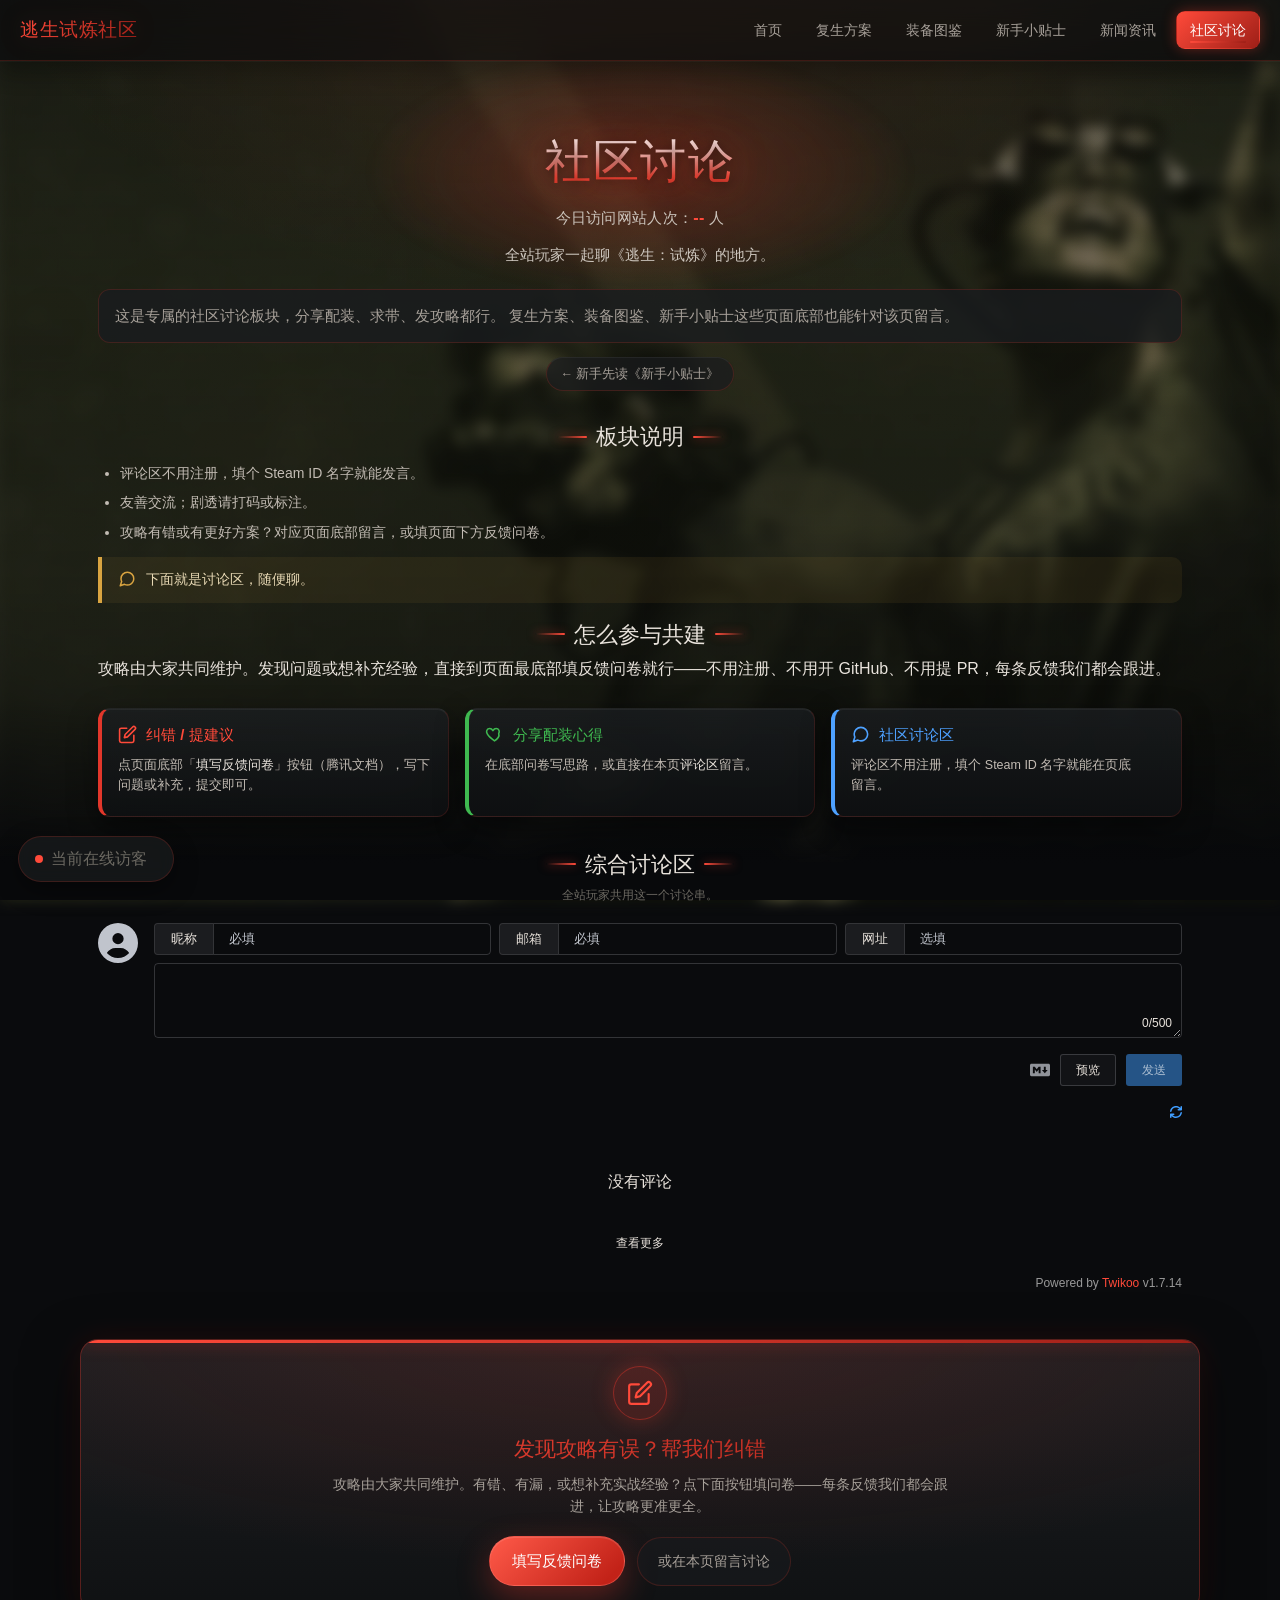
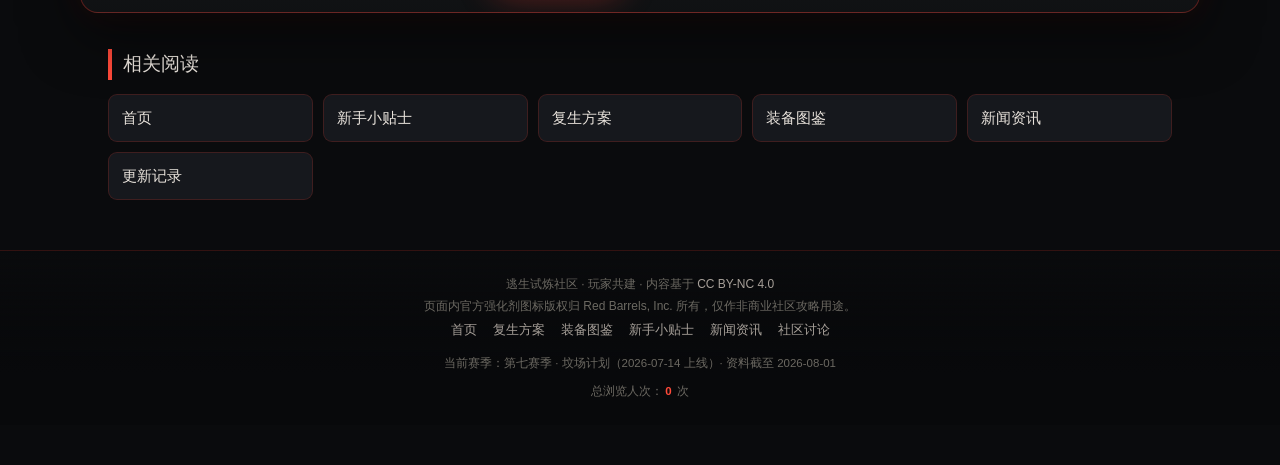
<file: discuss.html>
<!DOCTYPE html>
<html lang="zh-CN">
<head>
<meta charset="utf-8">
<meta name="viewport" content="width=device-width, initial-scale=1">
<link rel="stylesheet" href="assets/css/style.css">
<title>社区讨论 · 逃生试炼社区</title>
  <meta name="description" content="《逃生：试炼》玩家综合讨论区：分享你的入坑故事、配装心得与求带请求。">
  <link rel="canonical" href="https://lokeily.github.io/outlast-trials-community/discuss.html">
  <meta name="keywords" content="逃生试炼社区讨论,Outlast Trials 讨论区,配装心得,求带">
  <script type="application/ld+json">{"@context": "https://schema.org", "@type": "BreadcrumbList", "itemListElement": [{"@type": "ListItem", "position": 1, "name": "逃生试炼社区", "item": "https://lokeily.github.io/outlast-trials-community/index.html"}, {"@type": "ListItem", "position": 2, "name": "社区讨论", "item": "https://lokeily.github.io/outlast-trials-community/discuss.html"}]}</script>
  <meta property="og:type" content="website">
  <meta property="og:site_name" content="逃生试炼社区">
  <meta property="og:title" content="社区讨论">
  <meta property="og:description" content="《逃生：试炼》玩家综合讨论区：分享你的入坑故事、配装心得与求带请求。">
  <meta property="og:image" content="https://lokeily.github.io/outlast-trials-community/preview.png">
  <meta property="og:url" content="https://lokeily.github.io/outlast-trials-community/discuss.html">
  <meta name="twitter:card" content="summary_large_image">
  <meta name="twitter:title" content="社区讨论">
  <meta name="twitter:description" content="《逃生：试炼》玩家综合讨论区：分享你的入坑故事、配装心得与求带请求。">
  <meta name="twitter:image" content="https://lokeily.github.io/outlast-trials-community/preview.png">

  <script>document.documentElement.classList.add('js')</script>
<script type="application/ld+json">{"@context": "https://schema.org", "@type": "WebSite", "name": "逃生试炼社区", "url": "https://lokeily.github.io/outlast-trials-community/", "description": "《逃生：试炼》玩家共建社区：复生方案、装备图鉴、新手小贴士、新闻资讯与社区讨论。", "inLanguage": "zh-CN"}</script>
<script type="application/ld+json">{"@context": "https://schema.org", "@type": "Article", "headline": "社区讨论 · 逃生试炼社区", "publisher": {"@type": "Organization", "name": "逃生试炼社区"}, "inLanguage": "zh-CN", "datePublished": "2026-07-24"}</script>
<link rel="icon" href="favicon.svg" type="image/svg+xml">
  <link rel="preconnect" href="https://outlat-twikoo.netlify.app" crossorigin>
  <link rel="preload" as="script" href="assets/js/twikoo.min.js">
  <script async src="https://busuanzi.ibruce.info/busuanzi/2.3/busuanzi.pure.mini.js"></script>
</head>
<body>
<header class="site-nav">
  <a class="brand" href="index.html">逃生试炼社区</a>
  <button class="menu-toggle" aria-label="展开菜单" aria-expanded="false"><svg class="ico-i nav-ico" viewBox="0 0 24 24" fill="none" stroke="currentColor" stroke-width="2" stroke-linecap="round" stroke-linejoin="round"><path d="M3 6h18M3 12h18M3 18h18"/></svg></button>
  <nav class="nav-links">
    <a href="index.html">首页</a>
    <a href="rebirth.html">复生方案</a>
    <a href="amp-guide.html">装备图鉴</a>
    <a href="newbie.html">新手小贴士</a>
    <a href="news.html">新闻资讯</a>
    <a href="discuss.html" class="active" aria-current="page">社区讨论</a>
  </nav>
</header>

<main class="container">
  <section class="hero">
    <h1>社区讨论</h1>
    <p class="hero-today">今日访问网站人次：<b id="vcToday">--</b> 人</p>
    <p>全站玩家一起聊《逃生：试炼》的地方。</p>
  </section>
  <section class="article">
    <div class="lead">
      这是<strong>专属的社区讨论板块</strong>，分享配装、求带、发攻略都行。
      复生方案、装备图鉴、新手小贴士这些页面底部也能针对该页留言。
    </div>

    <div class="pageguide"><a href="newbie.html">← 新手先读《新手小贴士》</a></div>

    <h2 class="sectitle">板块说明</h2>
    <ul>
      <li>评论区不用注册，填个 Steam ID 名字就能发言。</li>
      <li>友善交流；剧透请打码或标注。</li>
      <li>攻略有错或有更好方案？对应页面底部留言，或填页面下方反馈问卷。</li>
    </ul>

    <div class="callout"><svg viewBox="0 0 24 24" fill="none" stroke="currentColor" stroke-width="2" stroke-linecap="round" stroke-linejoin="round"><path d="M21 11.5a8.38 8.38 0 0 1-.9 3.8 8.5 8.5 0 0 1-7.6 4.7 8.38 8.38 0 0 1-3.8-.9L3 21l1.9-5.7A8.38 8.38 0 0 1 4 11.5a8.5 8.5 0 0 1 8.5-8.5 8.5 8.5 0 0 1 8.5 8.5z"/></svg> 下面就是讨论区，随便聊。</div>
  </section>

  <h2 class="sectitle">怎么参与共建</h2>
  <div class="lead">攻略由大家共同维护。发现问题或想补充经验，<b>直接到页面最底部填反馈问卷</b>就行——不用注册、不用开 GitHub、不用提 PR，每条反馈我们都会跟进。</div>

  <div class="anns">
    <div class="ncard dim-red">
      <div class="ntitle dim-red"><svg viewBox="0 0 24 24" fill="none" stroke="currentColor" stroke-width="2" stroke-linecap="round" stroke-linejoin="round"><path d="M11 4H4a2 2 0 0 0-2 2v14a2 2 0 0 0 2 2h14a2 2 0 0 0 2-2v-7"/><path d="M18.5 2.5a2.121 2.121 0 0 1 3 3L12 15l-4 1 1-4 9.5-9.5z"/></svg> 纠错 / 提建议</div>
      <ul class="nlist"><li>点页面底部「<b>填写反馈问卷</b>」按钮（腾讯文档），写下问题或补充，提交即可。</li></ul>
    </div>
    <div class="ncard dim-green">
      <div class="ntitle dim-green"><svg viewBox="0 0 24 24" fill="none" stroke="currentColor" stroke-width="2" stroke-linecap="round" stroke-linejoin="round"><path d="M12 20s-7-4.6-9.3-9C1 8 2.5 4.5 6 4.5c2 0 3.2 1.3 4 2.6C10.8 5.8 12 4.5 14 4.5c3.5 0 5 3.5 3.3 6.5C19 15.4 12 20 12 20z"/></svg> 分享配装心得</div>
      <ul class="nlist"><li>在底部问卷写思路，或直接在本页<b>评论区</b>留言。</li></ul>
    </div>
    <div class="ncard dim-blue">
      <div class="ntitle dim-blue"><svg viewBox="0 0 24 24" fill="none" stroke="currentColor" stroke-width="2" stroke-linecap="round" stroke-linejoin="round"><path d="M21 11.5a8.38 8.38 0 0 1-.9 3.8 8.5 8.5 0 0 1-7.6 4.7 8.38 8.38 0 0 1-3.8-.9L3 21l1.9-5.7A8.38 8.38 0 0 1 4 11.5a8.5 8.5 0 0 1 8.5-8.5 8.5 8.5 0 0 1 8.5 8.5z"/></svg> 社区讨论区</div>
      <ul class="nlist"><li>评论区不用注册，填个 Steam ID 名字就能在页底留言。</li></ul>
    </div>
  </div>

  <section id="comments" style="max-width:1100px;margin:30px auto 0;">
    <h2 class="sectitle">综合讨论区</h2>
    <p class="secsub">全站玩家共用这一个讨论串。</p>
      <div id="tcomment"><div class="tk-loading">评论加载中…</div></div>
  </section>
</main>

  <section class="feedback-cta" id="feedback">
    <div class="fc-icon"><svg viewBox="0 0 24 24" fill="none" stroke="currentColor" stroke-width="2" stroke-linecap="round" stroke-linejoin="round"><path d="M11 4H4a2 2 0 0 0-2 2v14a2 2 0 0 0 2 2h14a2 2 0 0 0 2-2v-7"/><path d="M18.5 2.5a2.121 2.121 0 0 1 3 3L12 15l-4 1 1-4 9.5-9.5z"/></svg></div>
    <h2 class="fc-title">发现攻略有误？帮我们纠错</h2>
    <p class="fc-desc">攻略由大家共同维护。有错、有漏，或想补充实战经验？点下面按钮填问卷——每条反馈我们都会跟进，让攻略更准更全。</p>
    <div class="fc-actions">
      <a class="btn btn-primary" href="https://docs.qq.com/form/page/DVHBvTGRLUFpmUVV4" target="_blank" rel="noopener">填写反馈问卷</a>
      <a class="fc-ghost" href="#comments">或在本页留言讨论</a>
    </div>
  </section>

  <section class="related" aria-label="相关阅读">
    <h2>相关阅读</h2>
    <ul class="rel-list">
      <li><a href="index.html">首页</a></li>
      <li><a href="newbie.html">新手小贴士</a></li>
      <li><a href="rebirth.html">复生方案</a></li>
      <li><a href="amp-guide.html">装备图鉴</a></li>
      <li><a href="news.html">新闻资讯</a></li>
      <li><a href="updates.html">更新记录</a></li>
    </ul>
  </section>
  <footer class="site-foot">
  <p>逃生试炼社区 · 玩家共建 · 内容基于 <a href="LICENSE">CC BY-NC 4.0</a></p>
  <p>页面内官方强化剂图标版权归 Red Barrels, Inc. 所有，仅作非商业社区攻略用途。</p>
  
  <nav class="foot-nav">
    <a href="index.html">首页</a>
    <a href="rebirth.html">复生方案</a>
    <a href="amp-guide.html">装备图鉴</a>
    <a href="newbie.html">新手小贴士</a>
    <a href="news.html">新闻资讯</a>
    <a href="discuss.html">社区讨论</a>
  </nav>
  <p class="foot-meta">当前赛季：第七赛季 · 坟场计划（2026-07-14 上线）· 资料截至 2026-08-01</p>

  <p class="foot-views">总浏览人次：<b><span id="busuanzi_container_site_pv"><span id="busuanzi_value_site_pv">0</span></span></b> 次</p>
</footer>
  <script src="assets/js/twikoo.min.js" defer></script>
  <script src="assets/js/site.js" defer></script>
  <!-- 访客计数：真实累计(不蒜子) + 实时在线估算 -->
  <div class="visitor-counter" id="visitorCounter" role="status" aria-live="polite">
    <span class="vc-dot" aria-hidden="true"></span>
    <span class="vc-cap">当前在线访客</span><b class="vc-num vc-on" id="vcOnline"><span class="vc-digit">--</span></b>
    <span id="busuanzi_container_site_uv" style="display:none"><span id="busuanzi_value_site_uv">0</span></span>
  </div>
</body>
</html>
</file>
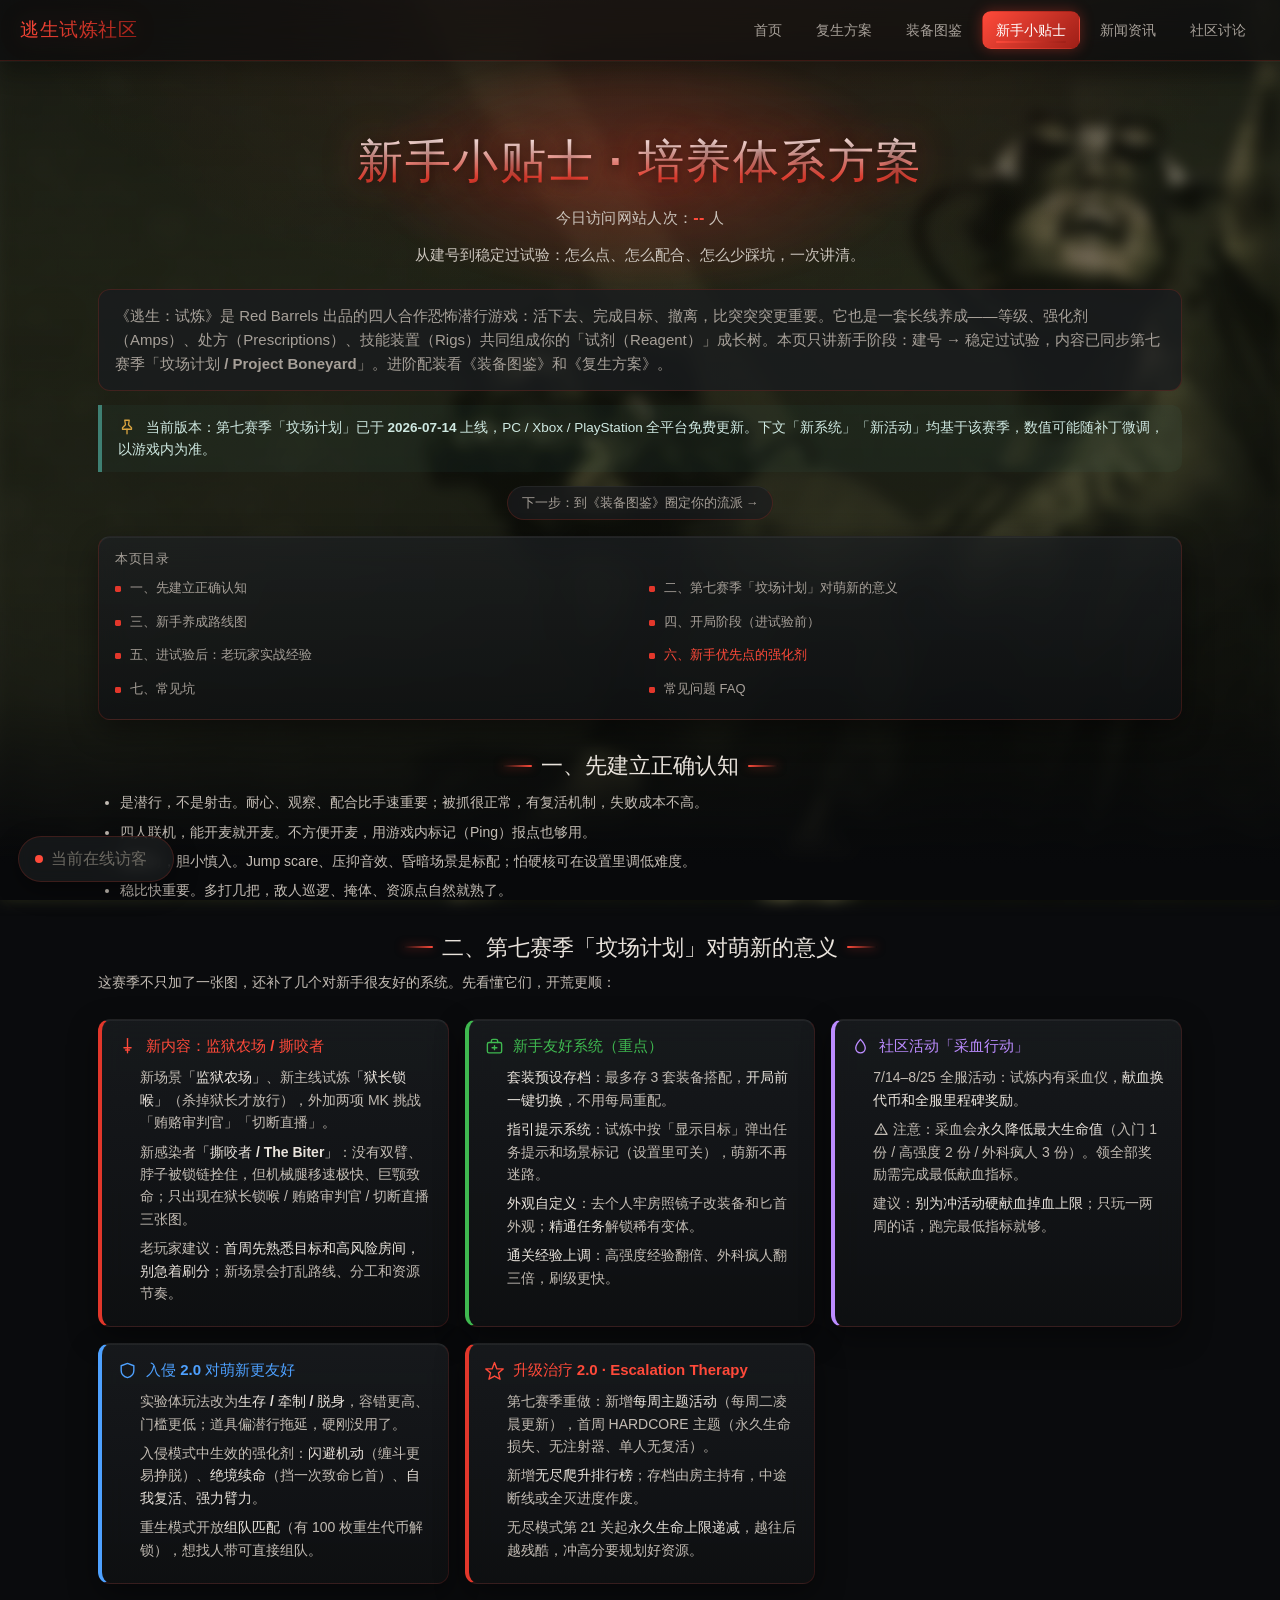
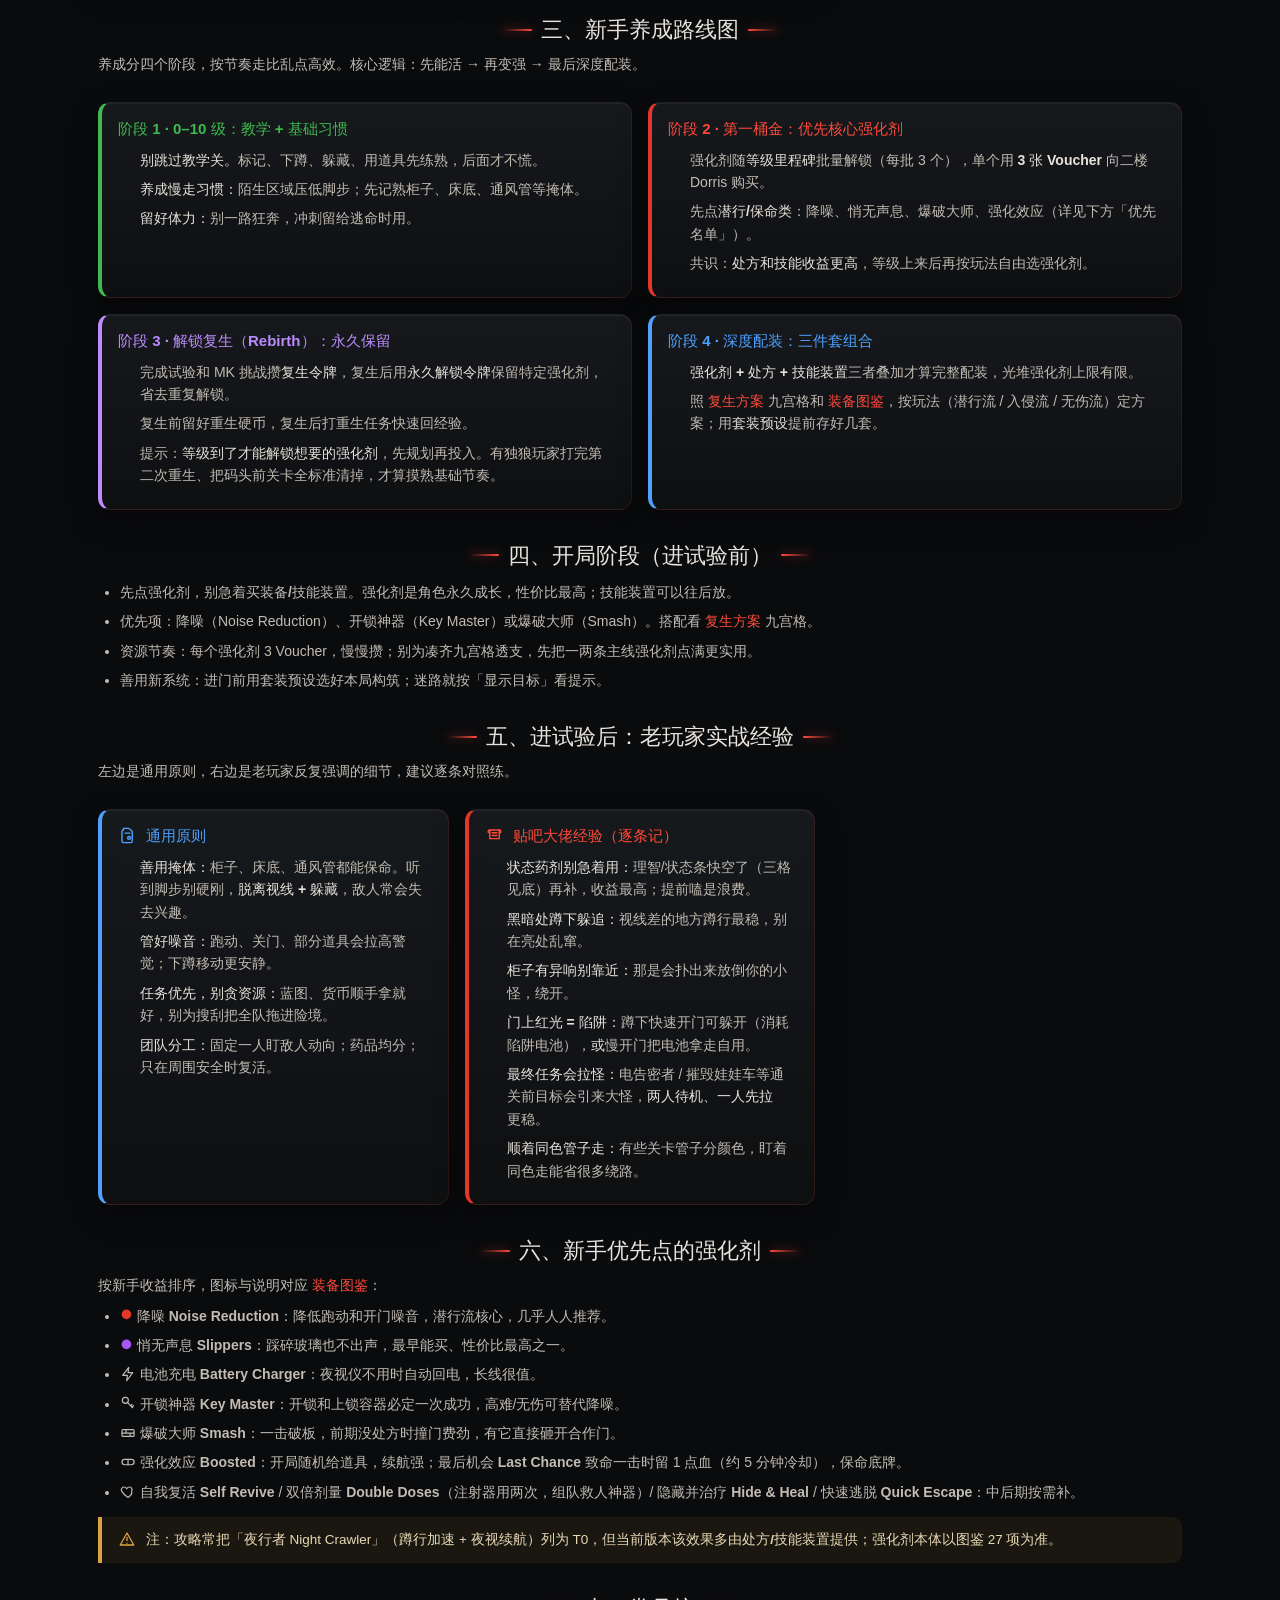
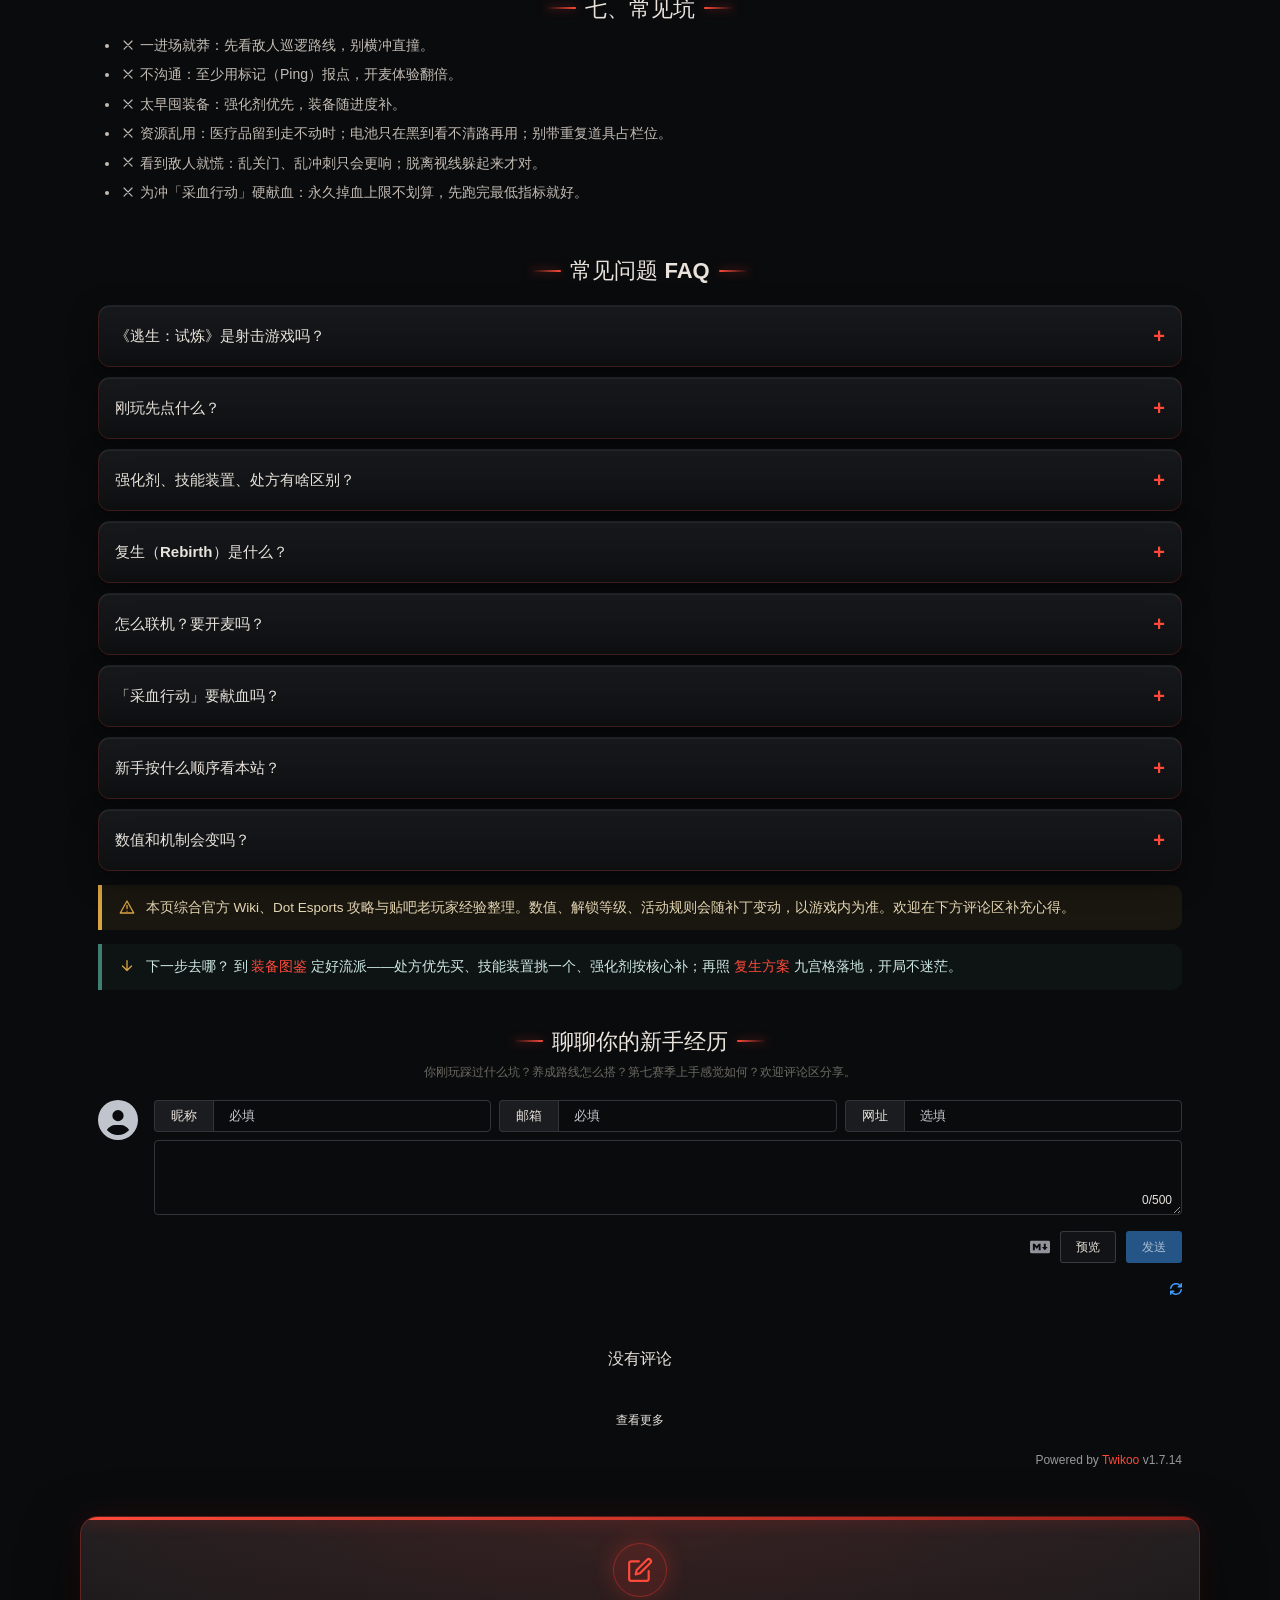
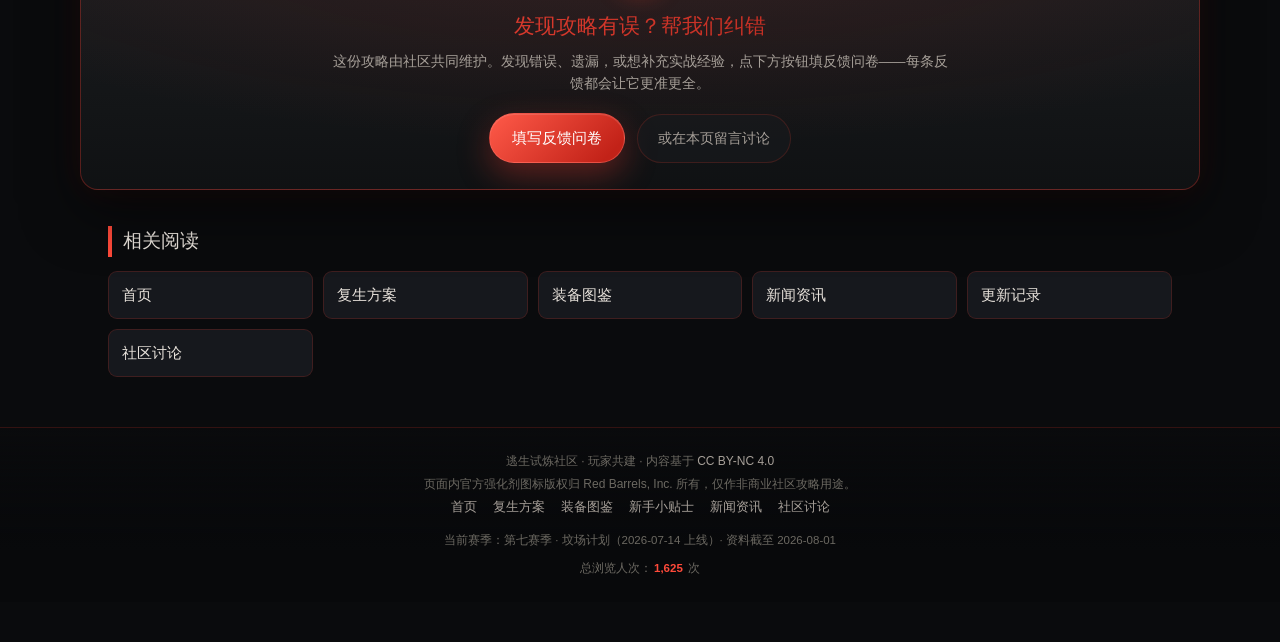
<file: newbie.html>
<!DOCTYPE html>
<html lang="zh-CN">
<head>
<meta charset="utf-8">
<meta name="viewport" content="width=device-width, initial-scale=1">
<link rel="stylesheet" href="assets/css/style.css">
<title>新手小贴士 · 逃生试炼社区</title>
  <meta name="description" content="《逃生：试炼》新手培养体系方案：结合第七赛季「坟场计划」新系统与贴吧老玩家实战经验，从建号教学到强化剂、处方、技能装置的组合养成。">
  <link rel="canonical" href="https://lokeily.github.io/outlast-trials-community/newbie.html">
  <meta name="keywords" content="逃生试炼新手攻略,Outlast Trials 新手,逃生试炼怎么玩,强化剂,处方,技能装置">
  <script type="application/ld+json">{"@context": "https://schema.org", "@type": "BreadcrumbList", "itemListElement": [{"@type": "ListItem", "position": 1, "name": "逃生试炼社区", "item": "https://lokeily.github.io/outlast-trials-community/index.html"}, {"@type": "ListItem", "position": 2, "name": "新手小贴士", "item": "https://lokeily.github.io/outlast-trials-community/newbie.html"}]}</script>
  <meta property="og:type" content="website">
  <meta property="og:site_name" content="逃生试炼社区">
  <meta property="og:title" content="新手小贴士">
  <meta property="og:description" content="《逃生：试炼》新手培养体系方案：结合第七赛季「坟场计划」新系统与贴吧老玩家实战经验，从建号教学到强化剂、处方、技能装置的组合养成。">
  <meta property="og:image" content="https://lokeily.github.io/outlast-trials-community/preview.png">
  <meta property="og:url" content="https://lokeily.github.io/outlast-trials-community/newbie.html">
  <meta name="twitter:card" content="summary_large_image">
  <meta name="twitter:title" content="新手小贴士">
  <meta name="twitter:description" content="《逃生：试炼》新手培养体系方案：结合第七赛季「坟场计划」新系统与贴吧老玩家实战经验，从建号教学到强化剂、处方、技能装置的组合养成。">
  <meta name="twitter:image" content="https://lokeily.github.io/outlast-trials-community/preview.png">

  <script>document.documentElement.classList.add('js')</script>
<script type="application/ld+json">{"@context": "https://schema.org", "@type": "WebSite", "name": "逃生试炼社区", "url": "https://lokeily.github.io/outlast-trials-community/", "description": "《逃生：试炼》玩家共建社区：复生方案、装备图鉴、新手小贴士、新闻资讯与社区讨论。", "inLanguage": "zh-CN"}</script>
<script type="application/ld+json">{"@context": "https://schema.org", "@type": "Article", "headline": "新手小贴士 · 逃生试炼社区", "publisher": {"@type": "Organization", "name": "逃生试炼社区"}, "inLanguage": "zh-CN", "datePublished": "2026-07-24"}</script>
<link rel="icon" href="favicon.svg" type="image/svg+xml">
  <link rel="preconnect" href="https://outlat-twikoo.netlify.app" crossorigin>
  <link rel="preload" as="script" href="assets/js/twikoo.min.js">
  <script async src="https://busuanzi.ibruce.info/busuanzi/2.3/busuanzi.pure.mini.js"></script>
</head>
<body>
<header class="site-nav">
  <a class="brand" href="index.html">逃生试炼社区</a>
  <button class="menu-toggle" aria-label="展开菜单" aria-expanded="false"><svg class="ico-i nav-ico" viewBox="0 0 24 24" fill="none" stroke="currentColor" stroke-width="2" stroke-linecap="round" stroke-linejoin="round"><path d="M3 6h18M3 12h18M3 18h18"/></svg></button>
  <nav class="nav-links">
    <a href="index.html">首页</a>
    <a href="rebirth.html">复生方案</a>
    <a href="amp-guide.html">装备图鉴</a>
    <a href="newbie.html" class="active" aria-current="page">新手小贴士</a>
    <a href="news.html">新闻资讯</a>
    <a href="discuss.html">社区讨论</a>
  </nav>
</header>

<main class="container">
  <section class="hero">
    <h1>新手小贴士 · 培养体系方案</h1>
    <p class="hero-today">今日访问网站人次：<b id="vcToday">--</b> 人</p>
    <p>从建号到稳定过试验：怎么点、怎么配合、怎么少踩坑，一次讲清。</p>
  </section>
  <section class="article">
    <div class="lead">《逃生：试炼》是 Red Barrels 出品的<b>四人合作恐怖潜行</b>游戏：活下去、完成目标、撤离，比突突突更重要。它也是一套<b>长线养成</b>——等级、强化剂（Amps）、处方（Prescriptions）、技能装置（Rigs）共同组成你的「试剂（Reagent）」成长树。本页只讲新手阶段：建号 → 稳定过试验，内容已同步<b>第七赛季「坟场计划 / Project Boneyard」</b>。进阶配装看《装备图鉴》和《复生方案》。</div>

    <div class="callout info"><svg class="ico-i" viewBox="0 0 24 24" fill="none" stroke="currentColor" stroke-width="2" stroke-linecap="round" stroke-linejoin="round"><path d="M9 3h6l-1 6 4 4v2H6v-2l4-4-1-6z"/><path d="M12 15v6"/></svg> 当前版本：第七赛季「坟场计划」已于 <b>2026-07-14</b> 上线，PC / Xbox / PlayStation 全平台免费更新。下文「新系统」「新活动」均基于该赛季，数值可能随补丁微调，以游戏内为准。</div>

    <div class="pageguide"><a href="amp-guide.html">下一步：到《装备图鉴》圈定你的流派 →</a></div>

    <nav class="toc" aria-label="本页目录">
  <h4>本页目录</h4>
  <ol><li><a href="#s1">一、先建立正确认知</a></li><li><a href="#s2">二、第七赛季「坟场计划」对萌新的意义</a></li><li><a href="#s3">三、新手养成路线图</a></li><li><a href="#s4">四、开局阶段（进试验前）</a></li><li><a href="#s5">五、进试验后：老玩家实战经验</a></li><li><a href="#s6">六、新手优先点的强化剂</a></li><li><a href="#s7">七、常见坑</a></li><li><a href="#s8">常见问题 FAQ</a></li></ol>
</nav>
<h2 id="s1" class="sectitle">一、先建立正确认知</h2>
    <ul>
      <li><b>是潜行，不是射击。</b>耐心、观察、配合比手速重要；被抓很正常，有复活机制，失败成本不高。</li>
      <li><b>四人联机，能开麦就开麦。</b>不方便开麦，用游戏内标记（Ping）报点也够用。</li>
      <li><b>氛围向，胆小慎入。</b>Jump scare、压抑音效、昏暗场景是标配；怕硬核可在设置里调低难度。</li>
      <li><b>稳比快重要。</b>多打几把，敌人巡逻、掩体、资源点自然就熟了。</li>
    </ul>

    <h2 id="s2" class="sectitle">二、第七赛季「坟场计划」对萌新的意义</h2>
    <p>这赛季不只加了一张图，还补了几个<b>对新手很友好</b>的系统。先看懂它们，开荒更顺：</p>
    <div class="anns">
      <div class="ncard dim-red">
        <div class="ntitle dim-red"><svg class="ico-i" viewBox="0 0 24 24" fill="none" stroke="currentColor" stroke-width="2" stroke-linecap="round" stroke-linejoin="round"><path d="M12 2v11"/><path d="M7.5 13.5h9"/><path d="M12 13.5v6.5"/><path d="M9.5 16.5h5"/></svg> 新内容：监狱农场 / 撕咬者</div>
        <ul class="nlist">
          <li>新场景<b>「监狱农场」</b>、新主线试炼<b>「狱长锁喉」</b>（杀掉狱长才放行），外加两项 MK 挑战「贿赂审判官」「切断直播」。</li>
          <li>新感染者<b>「撕咬者 / The Biter」</b>：没有双臂、脖子被锁链拴住，但机械腿移速极快、巨颚致命；只出现在狱长锁喉 / 贿赂审判官 / 切断直播三张图。</li>
          <li>老玩家建议：<b>首周先熟悉目标和高风险房间，别急着刷分</b>；新场景会打乱路线、分工和资源节奏。</li>
        </ul>
      </div>
      <div class="ncard dim-green">
        <div class="ntitle dim-green"><svg class="ico-i" viewBox="0 0 24 24" fill="none" stroke="currentColor" stroke-width="2" stroke-linecap="round" stroke-linejoin="round"><rect x="3" y="7" width="18" height="13" rx="2"/><path d="M8 7V5a2 2 0 0 1 2-2h4a2 2 0 0 1 2 2v2"/><path d="M12 11v5"/><path d="M9 13.5h6"/></svg> 新手友好系统（重点）</div>
        <ul class="nlist">
          <li><b>套装预设存档</b>：最多存 3 套装备搭配，<b>开局前一键切换</b>，不用每局重配。</li>
          <li><b>指引提示系统</b>：试炼中按「显示目标」弹出任务提示和场景标记（设置里可关），萌新不再迷路。</li>
          <li><b>外观自定义</b>：去个人牢房照镜子改装备和匕首外观；<b>精通任务</b>解锁稀有变体。</li>
          <li><b>通关经验上调</b>：高强度经验翻倍、外科疯人翻三倍，刷级更快。</li>
        </ul>
      </div>
      <div class="ncard dim-purple">
        <div class="ntitle dim-purple"><svg class="ico-i" viewBox="0 0 24 24" fill="none" stroke="currentColor" stroke-width="2" stroke-linecap="round" stroke-linejoin="round"><path d="M12 3s6 6.5 6 11a6 6 0 0 1-12 0c0-4.5 6-11 6-11z"/></svg> 社区活动「采血行动」</div>
        <ul class="nlist">
          <li>7/14–8/25 全服活动：试炼内有采血仪，<b>献血换代币和全服里程碑奖励</b>。</li>
          <li><svg class="ico-i warn" viewBox="0 0 24 24" fill="none" stroke="currentColor" stroke-width="2" stroke-linecap="round" stroke-linejoin="round"><path d="M12 4l9 16H3z"/><path d="M12 10v4"/><path d="M12 17.5h.01"/></svg> 注意：采血会<b>永久降低最大生命值</b>（入门 1 份 / 高强度 2 份 / 外科疯人 3 份）。领全部奖励需完成最低献血指标。</li>
          <li>建议：<b>别为冲活动硬献血掉血上限</b>；只玩一两周的话，跑完最低指标就够。</li>
        </ul>
      </div>
      <div class="ncard dim-blue">
        <div class="ntitle dim-blue"><svg class="ico-i" viewBox="0 0 24 24" fill="none" stroke="currentColor" stroke-width="2" stroke-linecap="round" stroke-linejoin="round"><path d="M12 3l8 3v6c0 4.5-3.2 7.8-8 9-4.8-1.2-8-4.5-8-9V6z"/></svg> 入侵 2.0 对萌新更友好</div>
        <ul class="nlist">
          <li>实验体玩法改为<b>生存 / 牵制 / 脱身</b>，容错更高、门槛更低；道具偏潜行拖延，硬刚没用了。</li>
          <li>入侵模式中生效的强化剂：<b>闪避机动</b>（缠斗更易挣脱）、<b>绝境续命</b>（挡一次致命匕首）、<b>自我复活</b>、<b>强力臂力</b>。</li>
          <li>重生模式开放<b>组队匹配</b>（有 100 枚重生代币解锁），想找人带可直接组队。</li>
        </ul>
      </div>
      <div class="ncard dim-red">
        <div class="ntitle dim-red"><svg class="ico-i" viewBox="0 0 24 24" fill="none" stroke="currentColor" stroke-width="2" stroke-linecap="round" stroke-linejoin="round"><path d="M12 2l3 8h8l-6 5 2 8-7-4-7 4 2-8-6-5h8z"/></svg> 升级治疗 2.0 · Escalation Therapy</div>
        <ul class="nlist">
          <li>第七赛季重做：新增<b>每周主题活动</b>（每周二凌晨更新），首周 HARDCORE 主题（永久生命损失、无注射器、单人无复活）。</li>
          <li>新增<b>无尽爬升排行榜</b>；存档由房主持有，中途断线或全灭进度作废。</li>
          <li>无尽模式第 21 关起<b>永久生命上限递减</b>，越往后越残酷，冲高分要规划好资源。</li>
        </ul>
      </div>
    </div>

    <h2 id="s3" class="sectitle">三、新手养成路线图</h2>
    <p>养成分四个阶段，按节奏走比乱点高效。核心逻辑：<b>先能活 → 再变强 → 最后深度配装</b>。</p>

    <div class="anns roadmap">
      <div class="ncard dim-green">
        <div class="ntitle dim-green">阶段 1 · 0–10 级：教学 + 基础习惯</div>
        <ul class="nlist">
          <li><b>别跳过教学关。</b>标记、下蹲、躲藏、用道具先练熟，后面才不慌。</li>
          <li><b>养成慢走习惯：</b>陌生区域压低脚步；先记熟柜子、床底、通风管等掩体。</li>
          <li><b>留好体力：</b>别一路狂奔，冲刺留给逃命时用。</li>
        </ul>
      </div>
      <div class="ncard dim-red">
        <div class="ntitle dim-red">阶段 2 · 第一桶金：优先核心强化剂</div>
        <ul class="nlist">
          <li>强化剂随<b>等级里程碑</b>批量解锁（每批 3 个），单个用 <b>3 张 Voucher</b> 向二楼 Dorris 购买。</li>
          <li>先点<b>潜行/保命类</b>：降噪、悄无声息、爆破大师、强化效应（详见下方「优先名单」）。</li>
          <li>共识：<b>处方和技能收益更高</b>，等级上来后再按玩法自由选强化剂。</li>
        </ul>
      </div>
      <div class="ncard dim-purple">
        <div class="ntitle dim-purple">阶段 3 · 解锁复生（Rebirth）：永久保留</div>
        <ul class="nlist">
          <li>完成试验和 MK 挑战攒<b>复生令牌</b>，复生后用<b>永久解锁令牌</b>保留特定强化剂，省去重复解锁。</li>
          <li>复生前留好重生硬币，复生后打重生任务快速回经验。</li>
          <li>提示：<b>等级到了才能解锁想要的强化剂</b>，先规划再投入。有独狼玩家打完第二次重生、把码头前关卡全标准清掉，才算摸熟基础节奏。</li>
        </ul>
      </div>
      <div class="ncard dim-blue">
        <div class="ntitle dim-blue">阶段 4 · 深度配装：三件套组合</div>
        <ul class="nlist">
          <li><b>强化剂 + 处方 + 技能装置</b>三者叠加才算完整配装，光堆强化剂上限有限。</li>
          <li>照 <a href="rebirth.html">复生方案</a> 九宫格和 <a href="amp-guide.html">装备图鉴</a>，按玩法（潜行流 / 入侵流 / 无伤流）定方案；用<b>套装预设</b>提前存好几套。</li>
        </ul>
      </div>
    </div>

    <h2 id="s4" class="sectitle">四、开局阶段（进试验前）</h2>
    <ul>
      <li><b>先点强化剂，别急着买装备/技能装置。</b>强化剂是角色永久成长，性价比最高；技能装置可以往后放。</li>
      <li><b>优先项：</b>降噪（Noise Reduction）、开锁神器（Key Master）或爆破大师（Smash）。搭配看 <a href="rebirth.html">复生方案</a> 九宫格。</li>
      <li><b>资源节奏：</b>每个强化剂 3 Voucher，慢慢攒；别为凑齐九宫格透支，先把一两条主线强化剂点满更实用。</li>
      <li><b>善用新系统：</b>进门前用<b>套装预设</b>选好本局构筑；迷路就按「显示目标」看提示。</li>
    </ul>

    <h2 id="s5" class="sectitle">五、进试验后：老玩家实战经验</h2>
    <p>左边是通用原则，右边是<b>老玩家反复强调的细节</b>，建议逐条对照练。</p>
    <div class="anns">
      <div class="ncard dim-blue">
        <div class="ntitle dim-blue"><svg class="ico-i" viewBox="0 0 24 24" fill="none" stroke="currentColor" stroke-width="2" stroke-linecap="round" stroke-linejoin="round"><path d="M7 3h7l4 4v12a2 2 0 0 1-2 2H7a2 2 0 0 1-2-2V7a2 2 0 0 1 2-2z"/><path d="M9 9h6"/><circle cx="14" cy="15" r="1.8"/></svg> 通用原则</div>
        <ul class="nlist">
          <li><b>善用掩体：</b>柜子、床底、通风管都能保命。听到脚步别硬刚，<b>脱离视线 + 躲藏</b>，敌人常会失去兴趣。</li>
          <li><b>管好噪音：</b>跑动、关门、部分道具会拉高警觉；下蹲移动更安静。</li>
          <li><b>任务优先，别贪资源：</b>蓝图、货币顺手拿就好，别为搜刮把全队拖进险境。</li>
          <li><b>团队分工：</b>固定一人盯敌人动向；药品均分；只在周围安全时复活。</li>
        </ul>
      </div>
      <div class="ncard dim-red">
        <div class="ntitle dim-red"><svg class="ico-i" viewBox="0 0 24 24" fill="none" stroke="currentColor" stroke-width="2" stroke-linecap="round" stroke-linejoin="round"><path d="M6 5h12v11H6z"/><path d="M6 5a2 2 0 0 0-2 2v1a2 2 0 0 1 2 2"/><path d="M18 5a2 2 0 0 1 2 2v1a2 2 0 0 0-2 2"/><path d="M9 8.5h6M9 12h6"/></svg> 贴吧大佬经验（逐条记）</div>
        <ul class="nlist">
          <li><b>状态药剂别急着用：</b>理智/状态条快空了（三格见底）再补，收益最高；提前嗑是浪费。</li>
          <li><b>黑暗处蹲下躲追：</b>视线差的地方蹲行最稳，别在亮处乱窜。</li>
          <li><b>柜子有异响别靠近：</b>那是会扑出来放倒你的小怪，绕开。</li>
          <li><b>门上红光 = 陷阱：</b>蹲下快速开门可躲开（消耗陷阱电池），<b>或</b>慢开门把电池拿走自用。</li>
          <li><b>最终任务会拉怪：</b>电告密者 / 摧毁娃娃车等通关前目标会引来大怪，<b>两人待机、一人先拉</b>更稳。</li>
          <li><b>顺着同色管子走：</b>有些关卡管子分颜色，盯着同色走能省很多绕路。</li>
        </ul>
      </div>
    </div>

    <h2 id="s6" class="sectitle">六、新手优先点的强化剂</h2>
    <p>按新手收益排序，图标与说明对应 <a href="amp-guide.html">装备图鉴</a>：</p>
    <ul>
      <li><svg class="ico-i dot" style="color:#e2372b" viewBox="0 0 24 24"><circle cx="12" cy="12" r="9" fill="currentColor"/></svg> <b>降噪 Noise Reduction</b>：降低跑动和开门噪音，潜行流核心，几乎人人推荐。</li>
      <li><svg class="ico-i dot" style="color:#a855f7" viewBox="0 0 24 24"><circle cx="12" cy="12" r="9" fill="currentColor"/></svg> <b>悄无声息 Slippers</b>：踩碎玻璃也不出声，最早能买、性价比最高之一。</li>
      <li><svg class="ico-i" viewBox="0 0 24 24" fill="none" stroke="currentColor" stroke-width="2" stroke-linecap="round" stroke-linejoin="round"><path d="M13 2L4 14h7l-1 8 9-12h-7z"/></svg> <b>电池充电 Battery Charger</b>：夜视仪不用时自动回电，长线很值。</li>
      <li><svg class="ico-i" viewBox="0 0 24 24" fill="none" stroke="currentColor" stroke-width="2" stroke-linecap="round" stroke-linejoin="round"><circle cx="8" cy="8" r="4.5"/><path d="M11 11l8 8"/><path d="M16 16l2-2M18 18l2-2"/></svg> <b>开锁神器 Key Master</b>：开锁和上锁容器必定一次成功，高难/无伤可替代降噪。</li>
      <li><svg class="ico-i" viewBox="0 0 24 24" fill="none" stroke="currentColor" stroke-width="2" stroke-linecap="round" stroke-linejoin="round"><rect x="3" y="7" width="18" height="10" rx="1.5"/><path d="M3 12h18M9 7v5M15 12v5"/></svg> <b>爆破大师 Smash</b>：一击破板，前期没处方时撞门费劲，有它直接砸开合作门。</li>
      <li><svg class="ico-i" viewBox="0 0 24 24" fill="none" stroke="currentColor" stroke-width="2" stroke-linecap="round" stroke-linejoin="round"><rect x="3" y="8" width="18" height="8" rx="4"/><path d="M12 8v8"/></svg> <b>强化效应 Boosted</b>：开局随机给道具，续航强；<b>最后机会 Last Chance</b> 致命一击时留 1 点血（约 5 分钟冷却），保命底牌。</li>
      <li><svg class="ico-i heart" viewBox="0 0 24 24" fill="none" stroke="currentColor" stroke-width="2" stroke-linecap="round" stroke-linejoin="round"><path d="M12 20s-7-4.6-9.3-9C1 8 2.5 4.5 6 4.5c2 0 3.2 1.3 4 2.6C10.8 5.8 12 4.5 14 4.5c3.5 0 5 3.5 3.3 6.5C19 15.4 12 20 12 20z"/></svg> <b>自我复活 Self Revive</b> / <b>双倍剂量 Double Doses</b>（注射器用两次，组队救人神器）/ <b>隐藏并治疗 Hide &amp; Heal</b> / <b>快速逃脱 Quick Escape</b>：中后期按需补。</li>
    </ul>
    <div class="callout"><svg class="ico-i warn" viewBox="0 0 24 24" fill="none" stroke="currentColor" stroke-width="2" stroke-linecap="round" stroke-linejoin="round"><path d="M12 4l9 16H3z"/><path d="M12 10v4"/><path d="M12 17.5h.01"/></svg> 注：攻略常把「夜行者 Night Crawler」（蹲行加速 + 夜视续航）列为 T0，但当前版本该效果多由<b>处方/技能装置</b>提供；强化剂本体以图鉴 27 项为准。</div>

    <h2 id="s7" class="sectitle">七、常见坑</h2>
    <ul>
      <li><svg class="ico-i" viewBox="0 0 24 24" fill="none" stroke="currentColor" stroke-width="2" stroke-linecap="round" stroke-linejoin="round"><path d="M6 6l12 12M18 6L6 18"/></svg> 一进场就莽：先看敌人巡逻路线，别横冲直撞。</li>
      <li><svg class="ico-i" viewBox="0 0 24 24" fill="none" stroke="currentColor" stroke-width="2" stroke-linecap="round" stroke-linejoin="round"><path d="M6 6l12 12M18 6L6 18"/></svg> 不沟通：至少用标记（Ping）报点，开麦体验翻倍。</li>
      <li><svg class="ico-i" viewBox="0 0 24 24" fill="none" stroke="currentColor" stroke-width="2" stroke-linecap="round" stroke-linejoin="round"><path d="M6 6l12 12M18 6L6 18"/></svg> 太早囤装备：强化剂优先，装备随进度补。</li>
      <li><svg class="ico-i" viewBox="0 0 24 24" fill="none" stroke="currentColor" stroke-width="2" stroke-linecap="round" stroke-linejoin="round"><path d="M6 6l12 12M18 6L6 18"/></svg> 资源乱用：医疗品留到走不动时；电池只在黑到看不清路再用；别带重复道具占栏位。</li>
      <li><svg class="ico-i" viewBox="0 0 24 24" fill="none" stroke="currentColor" stroke-width="2" stroke-linecap="round" stroke-linejoin="round"><path d="M6 6l12 12M18 6L6 18"/></svg> 看到敌人就慌：乱关门、乱冲刺只会更响；脱离视线躲起来才对。</li>
      <li><svg class="ico-i" viewBox="0 0 24 24" fill="none" stroke="currentColor" stroke-width="2" stroke-linecap="round" stroke-linejoin="round"><path d="M6 6l12 12M18 6L6 18"/></svg> 为冲「采血行动」硬献血：永久掉血上限不划算，先跑完最低指标就好。</li>
    </ul>

    <section class="faq">
  <h2 id="s8" class="sectitle">常见问题 FAQ</h2>
  <details><summary>《逃生：试炼》是射击游戏吗？</summary><div class="faq-a">不是，是<b>四人合作恐怖潜行</b>游戏：活下去、完成目标、撤离最重要。被抓很正常，有复活机制，<b>稳比快重要</b>。</div></details>
  <details><summary>刚玩先点什么？</summary><div class="faq-a">先点<b>强化剂</b>（降噪 / 开锁神器 / 爆破大师 / 强化效应），性价比最高；<b>处方和技能装置收益更高</b>，解锁后再补。详见 <a href="amp-guide.html">装备图鉴</a>。</div></details>
  <details><summary>强化剂、技能装置、处方有啥区别？</summary><div class="faq-a"><b>强化剂</b>＝角色永久成长（二楼 Dorris 买）；<b>技能装置</b>＝带进试验的装备技能（每局带一个）；<b>处方</b>＝门厅护士处买的永久被动/主动，分一/二/三阶。</div></details>
  <details><summary>复生（Rebirth）是什么？</summary><div class="faq-a">攒够<b>复生令牌</b>后可永久保留特定强化剂，省去重复解锁；复生前留好重生硬币，复生后打重生任务快速回经验。</div></details>
  <details><summary>怎么联机？要开麦吗？</summary><div class="faq-a">四人合作是核心，<b>能开麦就开麦</b>；不方便就用标记（Ping）报点，体验也好很多。</div></details>
  <details><summary>「采血行动」要献血吗？</summary><div class="faq-a">献血会<b>永久降低最大生命值</b>（入门 1 / 强化 2 / 外科 3 份）。量力而行，只玩一两周的话，跑完最低指标即可。</div></details>
  <details><summary>新手按什么顺序看本站？</summary><div class="faq-a">按首页「新手引导」路线：<b>新手小贴士 → 装备图鉴 → 复生方案</b>。先懂规矩，再挑配装，最后落地九宫格。</div></details>
  <details><summary>数值和机制会变吗？</summary><div class="faq-a">会随赛季和补丁调整，<b>以游戏内为准</b>。本站内容已同步第七赛季「坟场计划」。</div></details>
</section>

<div class="callout"><svg class="ico-i warn" viewBox="0 0 24 24" fill="none" stroke="currentColor" stroke-width="2" stroke-linecap="round" stroke-linejoin="round"><path d="M12 4l9 16H3z"/><path d="M12 10v4"/><path d="M12 17.5h.01"/></svg> 本页综合官方 Wiki、Dot Esports 攻略与<b>贴吧老玩家经验</b>整理。数值、解锁等级、活动规则会随补丁变动，以游戏内为准。欢迎在下方评论区补充心得。</div>

    <div class="callout info"><svg class="ico-i" viewBox="0 0 24 24" fill="none" stroke="currentColor" stroke-width="2" stroke-linecap="round" stroke-linejoin="round"><path d="M12 5v13M6 12l6 6 6-6"/></svg> <b>下一步去哪？</b> 到 <a href="amp-guide.html">装备图鉴</a> 定好流派——<b>处方优先买、技能装置挑一个、强化剂按核心补</b>；再照 <a href="rebirth.html">复生方案</a> 九宫格落地，开局不迷茫。</div>
  </section>

  <section id="comments" style="max-width:1100px;margin:34px auto 0;">
    <h2 class="sectitle">聊聊你的新手经历</h2>
    <p class="secsub">你刚玩踩过什么坑？养成路线怎么搭？第七赛季上手感觉如何？欢迎评论区分享。</p>
      <div id="tcomment"><div class="tk-loading">评论加载中…</div></div>
  </section>
</main>

  <section class="feedback-cta" id="feedback">
    <div class="fc-icon"><svg viewBox="0 0 24 24" fill="none" stroke="currentColor" stroke-width="2" stroke-linecap="round" stroke-linejoin="round"><path d="M11 4H4a2 2 0 0 0-2 2v14a2 2 0 0 0 2 2h14a2 2 0 0 0 2-2v-7"/><path d="M18.5 2.5a2.121 2.121 0 0 1 3 3L12 15l-4 1 1-4 9.5-9.5z"/></svg></div>
    <h2 class="fc-title">发现攻略有误？帮我们纠错</h2>
    <p class="fc-desc">这份攻略由社区共同维护。发现错误、遗漏，或想补充实战经验，点下方按钮填反馈问卷——每条反馈都会让它更准更全。</p>
    <div class="fc-actions">
      <a class="btn btn-primary" href="https://docs.qq.com/form/page/DVHBvTGRLUFpmUVV4" target="_blank" rel="noopener">填写反馈问卷</a>
      <a class="fc-ghost" href="#comments">或在本页留言讨论</a>
    </div>
  </section>

  <section class="related" aria-label="相关阅读">
    <h2>相关阅读</h2>
    <ul class="rel-list">
      <li><a href="index.html">首页</a></li>
      <li><a href="rebirth.html">复生方案</a></li>
      <li><a href="amp-guide.html">装备图鉴</a></li>
      <li><a href="news.html">新闻资讯</a></li>
      <li><a href="updates.html">更新记录</a></li>
      <li><a href="discuss.html">社区讨论</a></li>
    </ul>
  </section>
  <footer class="site-foot">
  <p>逃生试炼社区 · 玩家共建 · 内容基于 <a href="LICENSE">CC BY-NC 4.0</a></p>
  <p>页面内官方强化剂图标版权归 Red Barrels, Inc. 所有，仅作非商业社区攻略用途。</p>
  
  <nav class="foot-nav">
    <a href="index.html">首页</a>
    <a href="rebirth.html">复生方案</a>
    <a href="amp-guide.html">装备图鉴</a>
    <a href="newbie.html">新手小贴士</a>
    <a href="news.html">新闻资讯</a>
    <a href="discuss.html">社区讨论</a>
  </nav>
  <p class="foot-meta">当前赛季：第七赛季 · 坟场计划（2026-07-14 上线）· 资料截至 2026-08-01</p>

  <p class="foot-views">总浏览人次：<b><span id="busuanzi_container_site_pv"><span id="busuanzi_value_site_pv">0</span></span></b> 次</p>
</footer>
  <script src="assets/js/twikoo.min.js" defer></script>
  <script src="assets/js/site.js" defer></script>
  <!-- 访客计数：真实累计(不蒜子) + 实时在线估算 -->
  <div class="visitor-counter" id="visitorCounter" role="status" aria-live="polite">
    <span class="vc-dot" aria-hidden="true"></span>
    <span class="vc-cap">当前在线访客</span><b class="vc-num vc-on" id="vcOnline"><span class="vc-digit">--</span></b>
    <span id="busuanzi_container_site_uv" style="display:none"><span id="busuanzi_value_site_uv">0</span></span>
  </div>
</body>
</html>
</file>
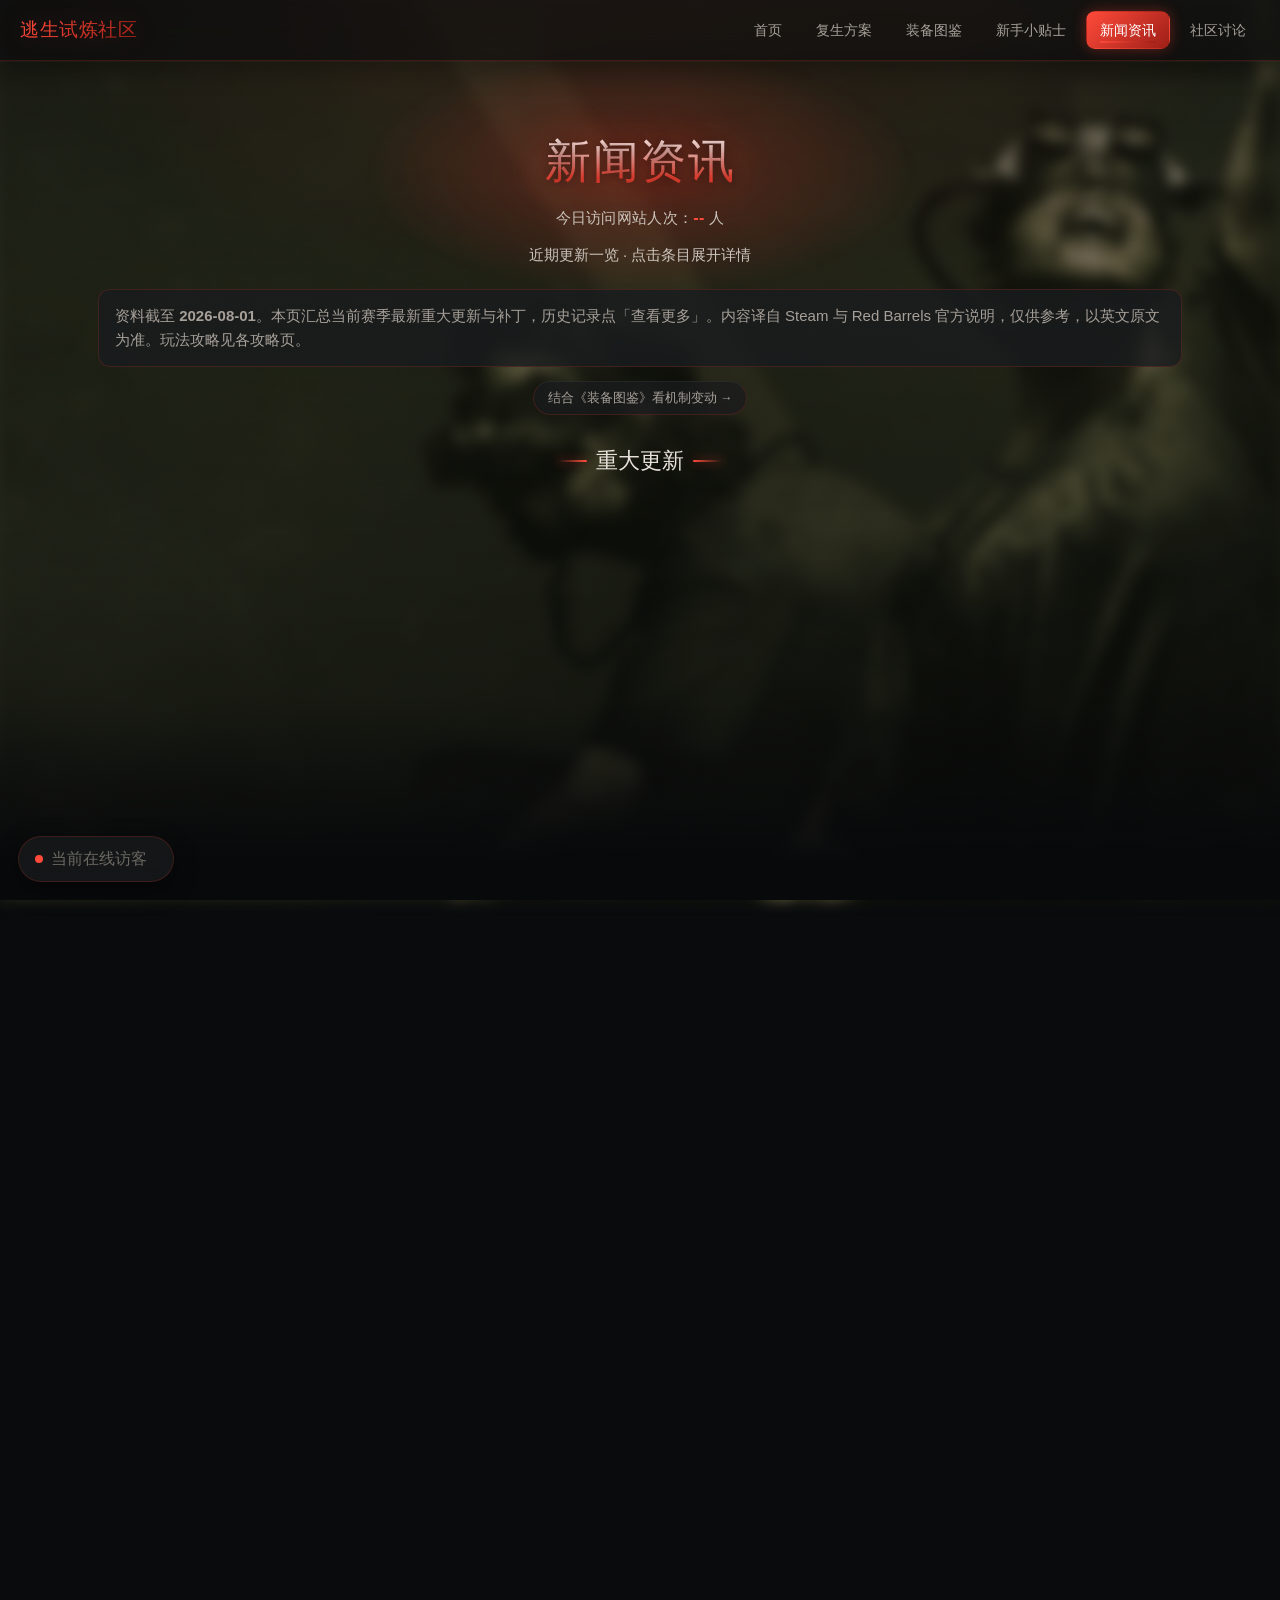
<file: news.html>
<!DOCTYPE html>
<html lang="zh-CN">
<head>
<meta charset="utf-8">
<meta name="viewport" content="width=device-width, initial-scale=1">
<link rel="stylesheet" href="assets/css/style.css">
<title>新闻资讯 · 逃生试炼社区</title>
  <meta name="description" content="《逃生：试炼》近期重大更新与补丁中文整理（Season 7 Project Boneyard、v1.62 等），截至 2026-08-01。">
  <link rel="canonical" href="https://lokeily.github.io/outlast-trials-community/news.html">
  <meta name="keywords" content="逃生试炼新闻,Outlast Trials 更新,第七赛季坟场计划,v1.62">
  <script type="application/ld+json">{"@context": "https://schema.org", "@type": "BreadcrumbList", "itemListElement": [{"@type": "ListItem", "position": 1, "name": "逃生试炼社区", "item": "https://lokeily.github.io/outlast-trials-community/index.html"}, {"@type": "ListItem", "position": 2, "name": "新闻资讯", "item": "https://lokeily.github.io/outlast-trials-community/news.html"}]}</script>
  <meta property="og:type" content="website">
  <meta property="og:site_name" content="逃生试炼社区">
  <meta property="og:title" content="新闻资讯">
  <meta property="og:description" content="《逃生：试炼》近期重大更新与补丁中文整理（Season 7 Project Boneyard、v1.62 等），截至 2026-08-01。">
  <meta property="og:image" content="https://lokeily.github.io/outlast-trials-community/preview.png">
  <meta property="og:url" content="https://lokeily.github.io/outlast-trials-community/news.html">
  <meta name="twitter:card" content="summary_large_image">
  <meta name="twitter:title" content="新闻资讯">
  <meta name="twitter:description" content="《逃生：试炼》近期重大更新与补丁中文整理（Season 7 Project Boneyard、v1.62 等），截至 2026-08-01。">
  <meta name="twitter:image" content="https://lokeily.github.io/outlast-trials-community/preview.png">

  <script>document.documentElement.classList.add('js')</script>
<script type="application/ld+json">{"@context": "https://schema.org", "@type": "WebSite", "name": "逃生试炼社区", "url": "https://lokeily.github.io/outlast-trials-community/", "description": "《逃生：试炼》玩家共建社区：复生方案、装备图鉴、新手小贴士、新闻资讯与社区讨论。", "inLanguage": "zh-CN"}</script>
<script type="application/ld+json">{"@context": "https://schema.org", "@type": "Article", "headline": "新闻资讯 · 逃生试炼社区", "publisher": {"@type": "Organization", "name": "逃生试炼社区"}, "inLanguage": "zh-CN", "datePublished": "2026-07-24"}</script>
<link rel="icon" href="favicon.svg" type="image/svg+xml">
  <script async src="https://busuanzi.ibruce.info/busuanzi/2.3/busuanzi.pure.mini.js"></script>
</head>
<body>
<header class="site-nav">
  <a class="brand" href="index.html">逃生试炼社区</a>
  <button class="menu-toggle" aria-label="展开菜单" aria-expanded="false"><svg class="ico-i nav-ico" viewBox="0 0 24 24" fill="none" stroke="currentColor" stroke-width="2" stroke-linecap="round" stroke-linejoin="round"><path d="M3 6h18M3 12h18M3 18h18"/></svg></button>
  <nav class="nav-links">
    <a href="index.html">首页</a>
    <a href="rebirth.html">复生方案</a>
    <a href="amp-guide.html">装备图鉴</a>
    <a href="newbie.html">新手小贴士</a>
    <a href="news.html" class="active" aria-current="page">新闻资讯</a>
    <a href="discuss.html">社区讨论</a>
  </nav>
</header>

<main class="container">
  <section class="hero">
    <h1>新闻资讯</h1>
    <p class="hero-today">今日访问网站人次：<b id="vcToday">--</b> 人</p>
    <p>近期更新一览 · 点击条目展开详情</p>
  </section>
  <section class="article">
    <div class="lead">资料截至 <b>2026-08-01</b>。本页汇总<b>当前赛季最新重大更新与补丁</b>，历史记录点「查看更多」。内容译自 Steam 与 Red Barrels 官方说明，仅供参考，以英文原文为准。玩法攻略见各攻略页。</div>

    <div class="pageguide"><a href="amp-guide.html">结合《装备图鉴》看机制变动 →</a></div>

    <!-- ===== 赛季进行中状态条 ===== -->
    <div class="season-status">
      <div class="ss-card" data-countdown-to="2026-08-25" data-countdown-label="社区活动「献血行动」">
        <div class="ss-icon">🩸</div>
        <div>
          <div class="ss-title">社区活动「献血行动」进行中</div>
          <div class="ss-desc" data-countdown-text>剩余 <b>--</b> 天（至 8 月 25 日）· 采血仪已部署至多个试炼</div>
        </div>
      </div>
      <div class="ss-card" data-countdown-to="2026-08-25" data-countdown-label="Twitch Drops 掉宝活动" style="border-color:rgba(188,140,255,.40);background:linear-gradient(135deg,rgba(188,140,255,.14),rgba(188,140,255,.05))">
        <div class="ss-icon">🎁</div>
        <div>
          <div class="ss-title" style="color:#c9a8ff">Twitch Drops 掉宝活动</div>
          <div class="ss-desc" data-countdown-text>7/14–8/25（美东时间），观看任意《逃生试炼》Twitch 分类直播即可领限定外观 · 剩余 <b>--</b> 天 · <a href="https://redbarrelsgames.com/support/tot_twitchdrops/" target="_blank" rel="noopener" style="color:var(--red-bright)">查看绑定与领取方式 →</a></div>
          <div class="ss-desc" style="margin-top:4px;font-size:11px;color:var(--text-mute)">⚠️ 需先在游戏主菜单「Twitch Account Linking」绑定账号 → 活动结束后 14 天内须在 Twitch Drops 页面手动点击 CLAIM NOW 领取</div>
        </div>
      </div>
    </div>

    <!-- ===== 重大更新 ===== -->
    <div class="news-sec">
      <h2 class="sectitle">重大更新</h2>

      <details class="news-item major">
        <summary class="news-head">
          <div class="news-headrow">
            <span class="news-label major">重大更新</span>
            <span class="news-date">2026-07-09</span>
          </div>
          <div class="news-title">Season 7：Project Boneyard 正式公布 + 电影级预告片</div>
          <div class="news-sum">Red Barrels 公开第七赛季「坟场计划」，释出全新电影级预告片，预告监狱农场、Locksock the Warden 与新敌人 The Biter。</div>
        </summary>
        <div class="news-body">
          <ul class="news-list">
            <li><b>官方公布第七赛季</b>：Red Barrels 于 7/9 公开 Season 7: Project Boneyard，并发布电影级预告片。</li>
            <li><b>核心预告内容</b>：新环境「监狱农场 (Prison Farm)」、新试炼「Locksock the Warden」、回归反派 Coyle 中士，以及新敌人「The Biter（撕咬者）」。</li>
            <li><b>上线时间</b>：2026/7/14 全平台免费更新（详见下方 7-14 条目）。</li>
          </ul>
        </div>
      </details>

      <details class="news-item major">
        <summary class="news-head">
          <div class="news-headrow">
            <span class="news-label major">重大更新</span>
            <span class="news-date">2026-07-14</span>
          </div>
          <div class="news-title">Season 7：Project Boneyard（坟场计划）</div>
          <div class="news-sum">第七赛季大型更新：新场景监狱农场、新试验 Locksock the Warden、新敌人 The Biter、Invasion 2.0 重做、Escalation 2.0。</div>
        </summary>
        <div class="news-body">
          <img class="news-fig" src="assets/images/season7.avif" alt="Season 7 官方宣传图" loading="lazy" decoding="async">
          <ul class="news-list">
            <li><b>新场景：监狱农场 (Prison Farm)</b>——把罪犯"加工"成社会成员的监狱综合体。</li>
            <li><b>新试验：Locksock the Warden</b>——Coyle 中士回归，把"残酷"带回监狱，直至暴动转为复仇。</li>
            <li><b>新敌人：The Biter（啃咬者）</b>：双臂被截除以防自残，靠机械下颚伤人，腿部强化后速度惊人。</li>
            <li><b>新 MK-Challenge</b>：贿赂法官、切断广播两个新短关。</li>
            <li><b>豪华目录 Project Boneyard</b>：10 页独家外观，用 Murkoff 硬币解锁。</li>
            <li><b>社区活动「献血 Blood Drive」</b>：多地安装采血器，达最低献血量才可撤离；按难度获血样（普通 +1 / 强化 +2 / 精神外科 +3），至 <b>8/25</b> 结束。</li>
            <li><b>自定义升级</b>：Reagent 可改 Rig 外观、Imposter 可改刀具皮肤；新增至多 3 套配装预设与精通任务。</li>
            <li><b>新提示系统</b>：随时按"显示目标"获得目标提示与标记。</li>
            <li><b>Escalation Therapy 2.0</b>：新增每周主题爬升（首周 HARDCORE：永久生命损失、无注射器、单人无复活）、无尽疗法刷新、排行榜，存档仅房主持有。</li>
            <li><b>Invasion 2.0（入侵重做）</b>：
              <ul class="sub2">
                <li>Imposter 新增负载系统与 6 种装置：MIMIC 伪装 / NEUROSHOCK 电击 / STIM 兴奋剂 / STEEL TRAP 钢陷阱 / MOTION SENSOR 动作感应 / EX-POP BAIT 诱饵。</li>
                <li>新增挣扎小游戏；新增背刺 Backstab 一击必杀；Slash 伤害 33→25、冷却 3s→1.5s。</li>
                <li>Reagent 改动：对 Imposter 仅造成极小伤害、被刺触发踉跄而非硬直、撤离舱门自动开启、Ping 系统重做。</li>
                <li>入侵相关强化剂生效：EVASIVE MANOEUVRE / LAST CHANCE / SELF REVIVE / STRONG ARM。</li>
                <li>新增跨队语音（B 全局 / V 队内）。</li>
              </ul>
            </li>
            <li>其他：重生可组队查找（≥100 重生代币）；完成试验不再随机给外观；X 光可关闭；<b>Intensive XP ×2、Psychosurgery XP ×3</b>。</li>
            <li><b>Twitch Drops</b>：7/14–8/25（美东时间，已延长）。看任意《逃生试炼》Twitch 直播领限定外观。需先在主菜单「Twitch Account Linking」绑定 Twitch（twitch.tv/activate 输码 → Authorize），活动结束后 14 天内在 <a href="https://www.twitch.tv/drops/inventory" target="_blank" rel="noopener">Twitch Drops Inventory</a> 点 CLAIM NOW 领取。详情见 <a href="https://redbarrelsgames.com/support/tot_twitchdrops/" target="_blank" rel="noopener">官方 FAQ</a>。</li>
          </ul>
        </div>
      </details>

    </div>

    <!-- ===== 补丁与升级 ===== -->
    <div class="news-sec">
      <h2 class="sectitle">补丁与升级</h2>

      <details class="news-item patch">
        <summary class="news-head">
          <div class="news-headrow">
            <span class="news-label patch">补丁</span>
            <span class="news-date">2026-07-24</span>
          </div>
          <div class="news-title">Update v1.62（1.000.060）· Project Boneyard 热修复</div>
          <div class="news-sum">最新热修复：修复 Escalation 每周存档无法继续、入侵 2.0 Imposter 击倒后未强制退出，以及若干崩溃问题。</div>
        </summary>
        <div class="news-body">
          <ul class="news-list">
            <li>修复 <b>Escalation 每周模式（Escalation Weekly）</b>存档无法继续游玩的问题。</li>
            <li>修复入侵 2.0 中 <b>Imposter 击倒或击杀 Reagent 后未强制退出试验</b>的问题（仅其中一名，并非全部退出）。</li>
            <li>修复若干<b>崩溃</b>问题。</li>
            <li>官方同时开放 <b>Invasion 2.0</b> 与 <b>Season 6: Project Judas</b> 体验反馈问卷，入口见 Steam 官方公告。</li>
          </ul>
        </div>
      </details>
    </div>

    <!-- 查看更多：跳转完整更新记录页 -->
    <div class="more-updates">
      <a class="btn btn-primary" href="updates.html">点击更多查看 · 全部更新记录 →</a>
      <p class="more-updates-tip">包含历代赛季重大更新与全部补丁明细</p>
    </div>

    <div class="callout info"><svg class="ico-i" viewBox="0 0 24 24" fill="none" stroke="currentColor" stroke-width="2" stroke-linecap="round" stroke-linejoin="round"><path d="M9 3h6l-1 6 4 4v2H6v-2l4-4-1-6z"/><path d="M12 15v6"/></svg> 想看完整英文补丁原文？去 Steam 商店页「更新历史」或 Red Barrels 官方补丁归档。后续大版本更新会同步到本页与「全部更新记录」页。</div>
  </section>

</main>

  <section class="feedback-cta" id="feedback">
    <div class="fc-icon"><svg viewBox="0 0 24 24" fill="none" stroke="currentColor" stroke-width="2" stroke-linecap="round" stroke-linejoin="round"><path d="M11 4H4a2 2 0 0 0-2 2v14a2 2 0 0 0 2 2h14a2 2 0 0 0 2-2v-7"/><path d="M18.5 2.5a2.121 2.121 0 0 1 3 3L12 15l-4 1 1-4 9.5-9.5z"/></svg></div>
    <h2 class="fc-title">发现攻略有误？帮我们纠错</h2>
    <p class="fc-desc">攻略由社区共同维护。发现错误、遗漏，或想补充实战经验，点下方按钮填问卷——每条反馈都会让攻略更准、更全。</p>
    <div class="fc-actions">
      <a class="btn btn-primary" href="https://docs.qq.com/form/page/DVHBvTGRLUFpmUVV4" target="_blank" rel="noopener">填写反馈问卷</a>
      <a class="fc-ghost" href="discuss.html#comments">去社区讨论区留言</a>
    </div>
  </section>

  <section class="related" aria-label="相关阅读">
    <h2>相关阅读</h2>
    <ul class="rel-list">
      <li><a href="index.html">首页</a></li>
      <li><a href="newbie.html">新手小贴士</a></li>
      <li><a href="rebirth.html">复生方案</a></li>
      <li><a href="amp-guide.html">装备图鉴</a></li>
      <li><a href="updates.html">更新记录</a></li>
      <li><a href="discuss.html">社区讨论</a></li>
    </ul>
  </section>
  <footer class="site-foot">
  <p>逃生试炼社区 · 玩家共建 · 内容基于 <a href="LICENSE">CC BY-NC 4.0</a></p>
  <p>页面内官方强化剂图标版权归 Red Barrels, Inc. 所有，仅作非商业社区攻略用途。</p>
  
  <nav class="foot-nav">
    <a href="index.html">首页</a>
    <a href="rebirth.html">复生方案</a>
    <a href="amp-guide.html">装备图鉴</a>
    <a href="newbie.html">新手小贴士</a>
    <a href="news.html">新闻资讯</a>
    <a href="discuss.html">社区讨论</a>
  </nav>
  <p class="foot-meta">当前赛季：第七赛季 · 坟场计划（2026-07-14 上线）· 资料截至 2026-08-01</p>

  <p class="foot-views">总浏览人次：<b><span id="busuanzi_container_site_pv"><span id="busuanzi_value_site_pv">0</span></span></b> 次</p>
</footer>
  <script src="assets/js/twikoo.min.js" defer></script>
  <script src="assets/js/site.js" defer></script>
  <!-- 访客计数：真实累计(不蒜子) + 实时在线估算 -->
  <div class="visitor-counter" id="visitorCounter" role="status" aria-live="polite">
    <span class="vc-dot" aria-hidden="true"></span>
    <span class="vc-cap">当前在线访客</span><b class="vc-num vc-on" id="vcOnline"><span class="vc-digit">--</span></b>
    <span id="busuanzi_container_site_uv" style="display:none"><span id="busuanzi_value_site_uv">0</span></span>
  </div>
</body>
</html>
</file>
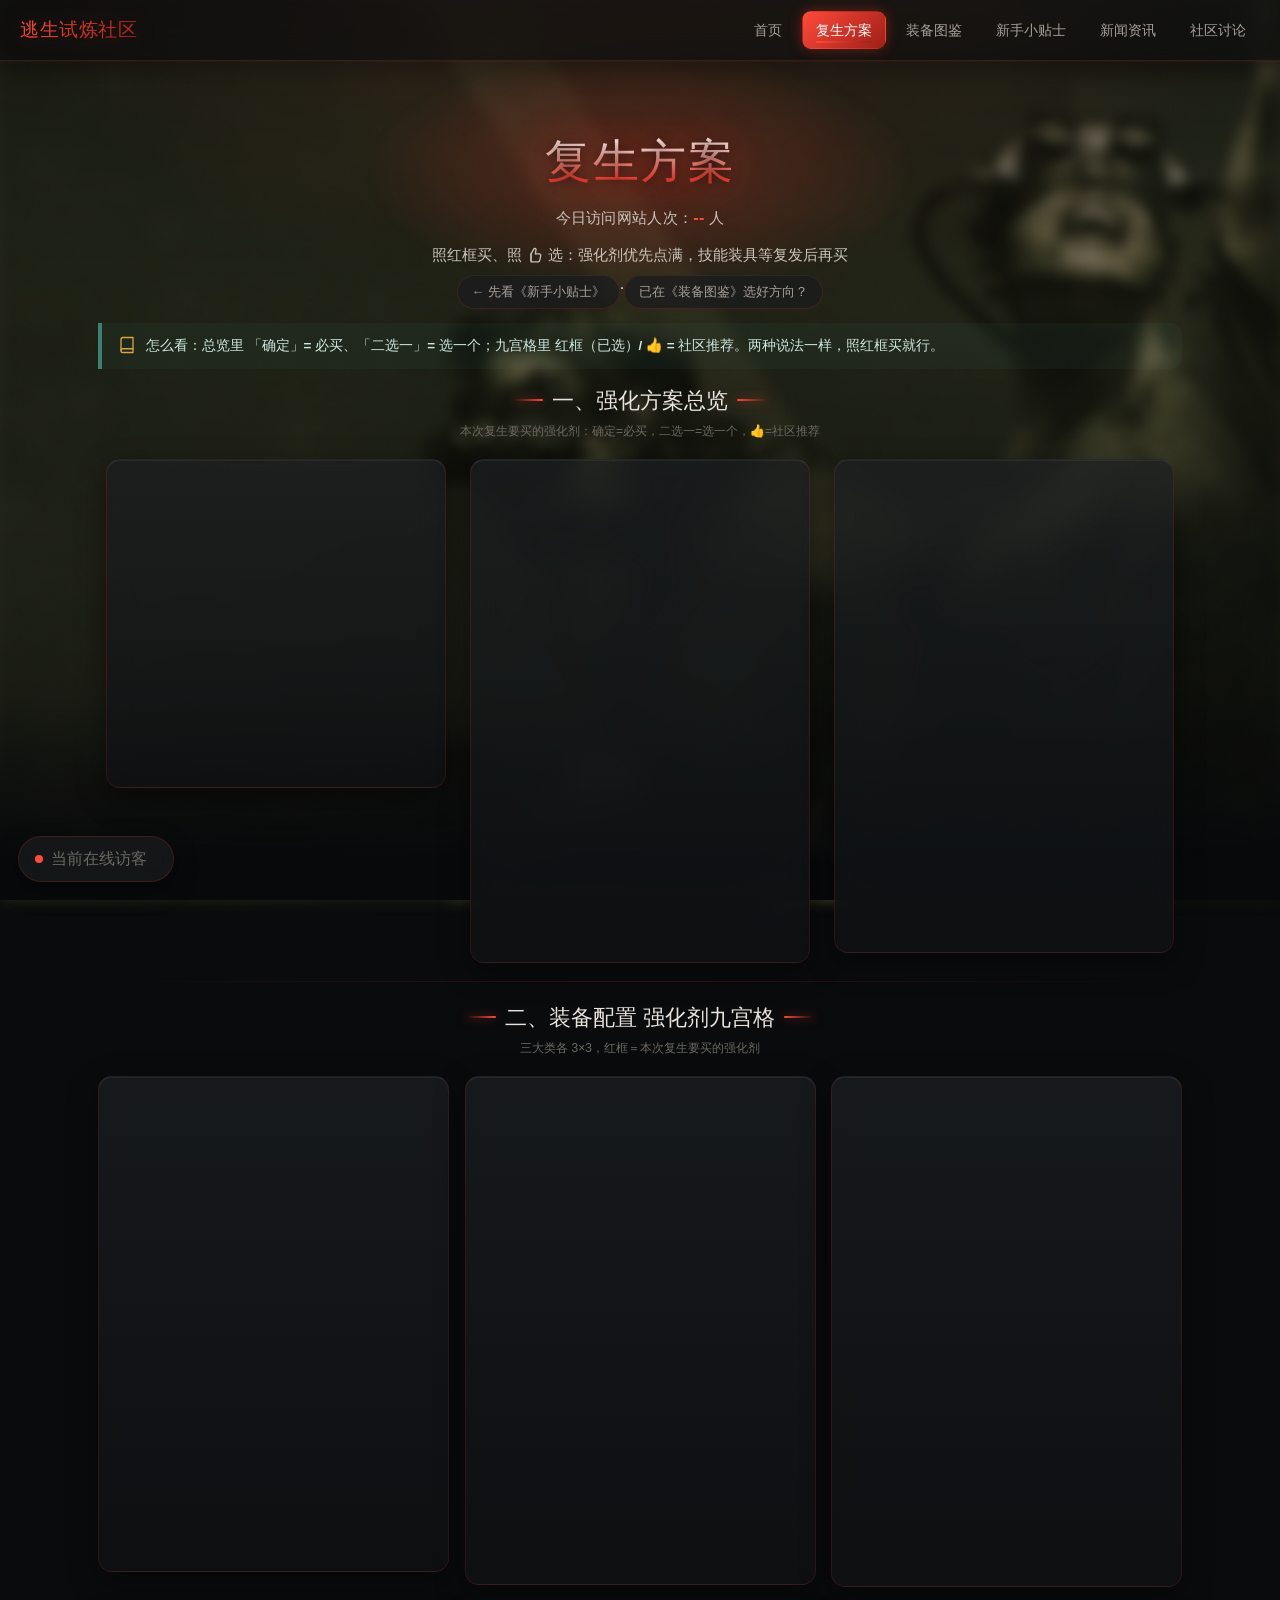
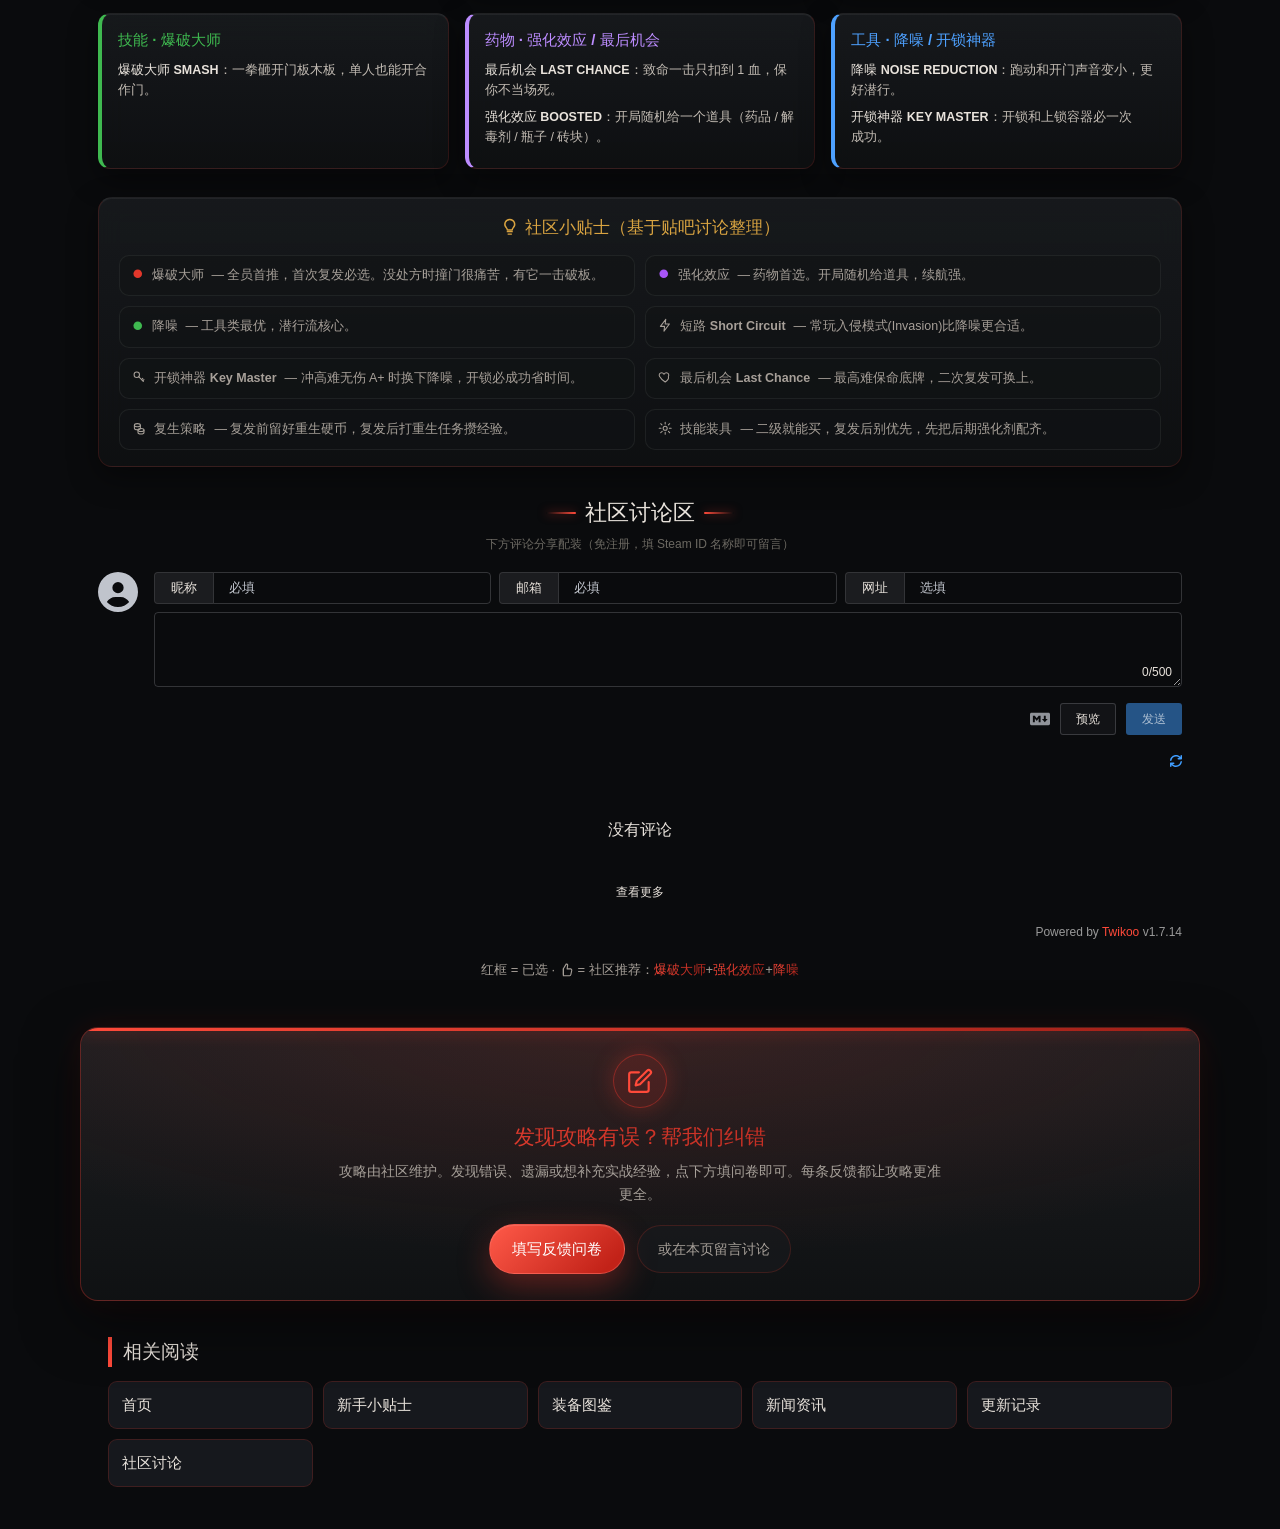
<file: rebirth.html>
<!DOCTYPE html><html lang="zh-CN"><head><meta charset="utf-8">
<meta name="viewport" content="width=device-width, initial-scale=1">
<title>复生方案 · 逃生：试炼</title>
  <meta name="description" content="《逃生：试炼》强化剂(Amp)配装方案与九宫格推荐：红框精选、好评组合，开局不再迷茫。">
  <link rel="canonical" href="https://lokeily.github.io/outlast-trials-community/rebirth.html">
  <meta name="keywords" content="逃生试炼强化剂配装,Outlast Trials amp,复生方案,红框推荐,九宫格配装">
  <script type="application/ld+json">{"@context": "https://schema.org", "@type": "BreadcrumbList", "itemListElement": [{"@type": "ListItem", "position": 1, "name": "逃生试炼社区", "item": "https://lokeily.github.io/outlast-trials-community/index.html"}, {"@type": "ListItem", "position": 2, "name": "复生方案", "item": "https://lokeily.github.io/outlast-trials-community/rebirth.html"}]}</script>
  <meta property="og:type" content="website">
  <meta property="og:site_name" content="逃生试炼社区">
  <meta property="og:title" content="复生方案 · 强化剂配装">
  <meta property="og:description" content="《逃生：试炼》强化剂(Amp)配装方案与九宫格推荐：红框精选、好评组合，开局不再迷茫。">
  <meta property="og:image" content="https://lokeily.github.io/outlast-trials-community/preview.png">
  <meta property="og:url" content="https://lokeily.github.io/outlast-trials-community/rebirth.html">
  <meta name="twitter:card" content="summary_large_image">
  <meta name="twitter:title" content="复生方案 · 强化剂配装">
  <meta name="twitter:description" content="《逃生：试炼》强化剂(Amp)配装方案与九宫格推荐：红框精选、好评组合，开局不再迷茫。">
  <meta name="twitter:image" content="https://lokeily.github.io/outlast-trials-community/preview.png">
<link rel="stylesheet" href="assets/css/style.css">  <script>document.documentElement.classList.add('js')</script>
<script type="application/ld+json">{"@context": "https://schema.org", "@type": "WebSite", "name": "逃生试炼社区", "url": "https://lokeily.github.io/outlast-trials-community/", "description": "《逃生：试炼》玩家共建社区：复生方案、装备图鉴、新手小贴士、新闻资讯与社区讨论。", "inLanguage": "zh-CN"}</script>
<script type="application/ld+json">{"@context": "https://schema.org", "@type": "Article", "headline": "复生方案 · 逃生：试炼", "publisher": {"@type": "Organization", "name": "逃生试炼社区"}, "inLanguage": "zh-CN", "datePublished": "2026-07-24"}</script>
<link rel="icon" href="favicon.svg" type="image/svg+xml">
  <link rel="preconnect" href="https://outlat-twikoo.netlify.app" crossorigin>
  <link rel="preload" as="script" href="assets/js/twikoo.min.js">
  <script async src="https://busuanzi.ibruce.info/busuanzi/2.3/busuanzi.pure.mini.js"></script>
</head><body>
<header class="site-nav">
  <a class="brand" href="index.html">逃生试炼社区</a>
  <button class="menu-toggle" aria-label="展开菜单" aria-expanded="false"><svg class="ico-i nav-ico" viewBox="0 0 24 24" fill="none" stroke="currentColor" stroke-width="2" stroke-linecap="round" stroke-linejoin="round"><path d="M3 6h18M3 12h18M3 18h18"/></svg></button>
  <nav class="nav-links">
    <a href="index.html">首页</a>
    <a href="rebirth.html" class="active" aria-current="page">复生方案</a>
    <a href="amp-guide.html">装备图鉴</a>
    <a href="newbie.html">新手小贴士</a>
    <a href="news.html">新闻资讯</a>
    <a href="discuss.html">社区讨论</a>
  </nav>
</header>
<main class="container">
<section class="hero">
  <h1>复生方案</h1>
  <p class="hero-today">今日访问网站人次：<b id="vcToday">--</b> 人</p>
  <p class="sub">照红框买、照 <svg class="ico-i" viewBox="0 0 24 24" fill="none" stroke="currentColor" stroke-width="2" stroke-linecap="round" stroke-linejoin="round"><path d="M7 11v9"/><path d="M7 11l4.5-7.6A2 2 0 0 1 14 4.6L13 11h5.5a2 2 0 0 1 2 2.4l-1.5 7A2 2 0 0 1 17 22H7z"/></svg> 选：强化剂优先点满，技能装具等复发后再买</p>
</section>

<div class="pageguide"><a href="newbie.html">← 先看《新手小贴士》</a> · <a href="amp-guide.html">已在《装备图鉴》选好方向？</a></div>

<div class="callout info"><svg class="ico-i" viewBox="0 0 24 24" fill="none" stroke="currentColor" stroke-width="2" stroke-linecap="round" stroke-linejoin="round"><path d="M4 19.5A2.5 2.5 0 0 1 6.5 17H20"/><path d="M6.5 2H20v20H6.5A2.5 2.5 0 0 1 4 19.5v-15A2.5 2.5 0 0 1 6.5 2z"/></svg> 怎么看：总览里 <b>「确定」= 必买</b>、<b>「二选一」= 选一个</b>；九宫格里 <b>红框（已选）/ 👍 = 社区推荐</b>。两种说法一样，照红框买就行。</div>

<div class="sectitle">一、强化方案总览</div>
<div class="secsub">本次复生要买的强化剂：确定=必买，二选一=选一个，👍=社区推荐</div>
<div class="ovcols"><div class="col"><div class="cat">SKILL · 技能板块</div><img class="ribbon" alt="" src="assets/icons/Amp_Ribbon_-_Skill.webp" loading="lazy" decoding="async">
  <div class="item ok"><span class="badge ok"><svg class="ico-i" viewBox="0 0 24 24" fill="none" stroke="currentColor" stroke-width="2" stroke-linecap="round" stroke-linejoin="round"><path d="M5 12l4 4 10-10"/></svg> 确定</span><span class="thumb">👍</span>
      <img class="ic" src="assets/icons/Amp_Smash.webp" loading="lazy" alt="爆破大师" decoding="async" width="58" height="58">
      <div class="meta"><div class="iname">爆破大师</div><div class="isub">SMASH · 一击破门破板</div></div></div></div><div class="col"><div class="cat">MEDICINE · 药物板块</div><img class="ribbon" alt="" src="assets/icons/Amp_Ribbon_-_Medicine.webp" loading="lazy" decoding="async">
  <div class="item pick"><span class="badge pick">二选一</span><span class="thumb">👍</span>
      <img class="ic" src="assets/icons/Amp_Boosted.webp" loading="lazy" alt="强化效应" decoding="async" width="58" height="58">
      <div class="meta"><div class="iname">强化效应</div><div class="isub">BOOSTED · 随机开局道具</div></div></div>
  <div class="item pick"><span class="badge pick">二选一</span>
      <img class="ic" src="assets/icons/Amp_LastChance.webp" loading="lazy" alt="最后机会" decoding="async" width="58" height="58">
      <div class="meta"><div class="iname">最后机会</div><div class="isub">LAST CHANCE · 免死一次</div></div></div></div><div class="col"><div class="cat">TOOL · 工具板块</div><img class="ribbon" alt="" src="assets/icons/Amp_Ribbon_-_Tool.webp" loading="lazy" decoding="async">
  <div class="item pick"><span class="badge pick">二选一</span><span class="thumb">👍</span>
      <img class="ic" src="assets/icons/Amp_NoiseReduction.webp" loading="lazy" alt="降噪" decoding="async" width="58" height="58">
      <div class="meta"><div class="iname">降噪</div><div class="isub">NOISE REDUCTION · 降低行动噪音</div></div></div>
  <div class="item pick"><span class="badge pick">二选一</span>
      <img class="ic" src="assets/icons/Amp_KeyMaster.webp" loading="lazy" alt="开锁神器" decoding="async" width="58" height="58">
      <div class="meta"><div class="iname">开锁神器</div><div class="isub">KEY MASTER · 开锁必定成功</div></div></div></div></div>

<div class="divider"></div>

<div class="sectitle">二、装备配置 强化剂九宫格</div>
<div class="secsub">三大类各 3×3，红框＝本次复生要买的强化剂</div>
<div class="boards"><div class="gridwrap"><div class="ghead"><img class="ribbon" alt="" src="assets/icons/Amp_Ribbon_-_Tool.webp" loading="lazy" decoding="async"><span>工具 · TOOL</span></div>
      <div class="grid"><div class="cell"><img class="ic" src="assets/icons/Amp_Slippers.webp" loading="lazy" alt="悄无声息" decoding="async" width="58" height="58">
      <div class="cn">悄无声息</div><div class="en">Slippers</div></div><div class="cell"><img class="ic" src="assets/icons/Amp_Cacophony.webp" loading="lazy" alt="刺耳噪音" decoding="async" width="58" height="58">
      <div class="cn">刺耳噪音</div><div class="en">Cacophony</div></div><div class="cell pick"><span class="tag"><svg class="ico-i" viewBox="0 0 24 24" fill="none" stroke="currentColor" stroke-width="2" stroke-linecap="round" stroke-linejoin="round"><path d="M5 12l4 4 10-10"/></svg> 已选</span><span class="thumb">👍</span><img class="ic" src="assets/icons/Amp_NoiseReduction.webp" loading="lazy" alt="降噪" decoding="async" width="58" height="58">
      <div class="cn">降噪</div><div class="en">Noise Reduction</div></div><div class="cell"><img class="ic" src="assets/icons/Amp_batterycharger.webp" loading="lazy" alt="电池充电" decoding="async" width="58" height="58">
      <div class="cn">电池充电</div><div class="en">Battery Charger</div></div><div class="cell"><img class="ic" src="assets/icons/Amp_LockBreaker.webp" loading="lazy" alt="破锁器" decoding="async" width="58" height="58">
      <div class="cn">破锁器</div><div class="en">Lock Breaker</div></div><div class="cell"><img class="ic" src="assets/icons/Amp_Recycle.webp" loading="lazy" alt="回收" decoding="async" width="58" height="58">
      <div class="cn">回收</div><div class="en">Recycle</div></div><div class="cell pick"><span class="tag"><svg class="ico-i" viewBox="0 0 24 24" fill="none" stroke="currentColor" stroke-width="2" stroke-linecap="round" stroke-linejoin="round"><path d="M5 12l4 4 10-10"/></svg> 已选</span><img class="ic" src="assets/icons/Amp_KeyMaster.webp" loading="lazy" alt="开锁神器" decoding="async" width="58" height="58">
      <div class="cn">开锁神器</div><div class="en">Key Master</div></div><div class="cell"><img class="ic" src="assets/icons/Amp_Backpack_New.webp" loading="lazy" alt="背包" decoding="async" width="58" height="58">
      <div class="cn">背包</div><div class="en">Backpack</div></div><div class="cell"><img class="ic" src="assets/icons/Amp_ShortCircuit.webp" loading="lazy" alt="短路" decoding="async" width="58" height="58">
      <div class="cn">短路</div><div class="en">Short Circuit</div></div></div></div><div class="gridwrap"><div class="ghead"><img class="ribbon" alt="" src="assets/icons/Amp_Ribbon_-_Skill.webp" loading="lazy" decoding="async"><span>技能 · SKILL</span></div>
      <div class="grid"><div class="cell"><img class="ic" src="assets/icons/Amp_HideAndBreathe_New.webp" loading="lazy" alt="隐藏并呼吸" decoding="async" width="58" height="58">
      <div class="cn">隐藏并呼吸</div><div class="en">Hide & Breathe</div></div><div class="cell"><img class="ic" src="assets/icons/Amp_HideAndHeal_New.webp" loading="lazy" alt="隐藏并治疗" decoding="async" width="58" height="58">
      <div class="cn">隐藏并治疗</div><div class="en">Hide & Heal</div></div><div class="cell"><img class="ic" src="assets/icons/Amp_HideAndRestore.webp" loading="lazy" alt="隐藏并恢复" decoding="async" width="58" height="58">
      <div class="cn">隐藏并恢复</div><div class="en">Hide & Restore</div></div><div class="cell"><img class="ic" src="assets/icons/Amp_QuickEscape_New.webp" loading="lazy" alt="快速逃脱" decoding="async" width="58" height="58">
      <div class="cn">快速逃脱</div><div class="en">Quick Escape</div></div><div class="cell"><img class="ic" src="assets/icons/Amp_Invisible.webp" loading="lazy" alt="隐形" decoding="async" width="58" height="58">
      <div class="cn">隐形</div><div class="en">Invisible</div></div><div class="cell"><img class="ic" src="assets/icons/Amp_DoorTrapBreaker.webp" loading="lazy" alt="破门陷阱" decoding="async" width="58" height="58">
      <div class="cn">破门陷阱</div><div class="en">Door Trap Breaker</div></div><div class="cell pick"><span class="tag"><svg class="ico-i" viewBox="0 0 24 24" fill="none" stroke="currentColor" stroke-width="2" stroke-linecap="round" stroke-linejoin="round"><path d="M5 12l4 4 10-10"/></svg> 已选</span><span class="thumb">👍</span><img class="ic" src="assets/icons/Amp_Smash.webp" loading="lazy" alt="爆破大师" decoding="async" width="58" height="58">
      <div class="cn">爆破大师</div><div class="en">Smash</div></div><div class="cell"><img class="ic" src="assets/icons/Amp_StrongArm_New.webp" loading="lazy" alt="强力手臂" decoding="async" width="58" height="58">
      <div class="cn">强力手臂</div><div class="en">Strong Arm</div></div><div class="cell"><img class="ic" src="assets/icons/Amp_EvasiveManeuver.webp" loading="lazy" alt="躲避身法" decoding="async" width="58" height="58">
      <div class="cn">躲避身法</div><div class="en">Evasive Maneuver</div></div></div></div><div class="gridwrap"><div class="ghead"><img class="ribbon" alt="" src="assets/icons/Amp_Ribbon_-_Medicine.webp" loading="lazy" decoding="async"><span>药物 · MEDICINE</span></div>
      <div class="grid"><div class="cell"><img class="ic" src="assets/icons/Amp_DoubleDoses.webp" loading="lazy" alt="双倍剂量" decoding="async" width="58" height="58">
      <div class="cn">双倍剂量</div><div class="en">Double Doses</div></div><div class="cell"><img class="ic" src="assets/icons/Amp_Antitoxin.webp" loading="lazy" alt="抗毒剂" decoding="async" width="58" height="58">
      <div class="cn">抗毒剂</div><div class="en">Antitoxin</div></div><div class="cell"><img class="ic" src="assets/icons/Amp_Surplus.webp" loading="lazy" alt="富余" decoding="async" width="58" height="58">
      <div class="cn">富余</div><div class="en">Surplus</div></div><div class="cell pick"><span class="tag"><svg class="ico-i" viewBox="0 0 24 24" fill="none" stroke="currentColor" stroke-width="2" stroke-linecap="round" stroke-linejoin="round"><path d="M5 12l4 4 10-10"/></svg> 已选</span><img class="ic" src="assets/icons/Amp_LastChance.webp" loading="lazy" alt="最后机会" decoding="async" width="58" height="58">
      <div class="cn">最后机会</div><div class="en">Last Chance</div></div><div class="cell"><img class="ic" src="assets/icons/Amp_Incognito_New.webp" loading="lazy" alt="隐匿" decoding="async" width="58" height="58">
      <div class="cn">隐匿</div><div class="en">Incognito</div></div><div class="cell"><img class="ic" src="assets/icons/Amp_GoodJob_New.webp" loading="lazy" alt="好评" decoding="async" width="58" height="58">
      <div class="cn">好评</div><div class="en">Good Job</div></div><div class="cell pick"><span class="tag"><svg class="ico-i" viewBox="0 0 24 24" fill="none" stroke="currentColor" stroke-width="2" stroke-linecap="round" stroke-linejoin="round"><path d="M5 12l4 4 10-10"/></svg> 已选</span><span class="thumb">👍</span><img class="ic" src="assets/icons/Amp_Boosted.webp" loading="lazy" alt="强化效应" decoding="async" width="58" height="58">
      <div class="cn">强化效应</div><div class="en">Boosted</div></div><div class="cell"><img class="ic" src="assets/icons/Amp_SelfRevive.webp" loading="lazy" alt="自我复活" decoding="async" width="58" height="58">
      <div class="cn">自我复活</div><div class="en">Self Revive</div></div><div class="cell"><img class="ic" src="assets/icons/Amp_BandageExpert.webp" loading="lazy" alt="包扎专家" decoding="async" width="58" height="58">
      <div class="cn">包扎专家</div><div class="en">Bandage Expert</div></div></div></div></div>
<div class="anns"><div class="ncard dim-green">
      <div class="ntitle dim-green">技能 · 爆破大师</div><ul class="nlist"><li><b>爆破大师 SMASH</b>：一拳砸开门板木板，单人也能开合作门。</li></ul></div><div class="ncard dim-purple">
      <div class="ntitle dim-purple">药物 · 强化效应 / 最后机会</div><ul class="nlist"><li><b>最后机会 LAST CHANCE</b>：致命一击只扣到 1 血，保你不当场死。</li><li><b>强化效应 BOOSTED</b>：开局随机给一个道具（药品 / 解毒剂 / 瓶子 / 砖块）。</li></ul></div><div class="ncard dim-blue">
      <div class="ntitle dim-blue">工具 · 降噪 / 开锁神器</div><ul class="nlist"><li><b>降噪 NOISE REDUCTION</b>：跑动和开门声音变小，更好潜行。</li><li><b>开锁神器 KEY MASTER</b>：开锁和上锁容器必一次成功。</li></ul></div></div>

<div class="tips"><h3 class="tipstitle"><svg class="ico-i" viewBox="0 0 24 24" fill="none" stroke="currentColor" stroke-width="2" stroke-linecap="round" stroke-linejoin="round"><path d="M9 18h6M10 21h4"/><path d="M12 3a6 6 0 0 0-4 10.5c.8.8 1 1.5 1 2.5h6c0-1 .2-1.7 1-2.5A6 6 0 0 0 12 3z"/></svg> 社区小贴士（基于贴吧讨论整理）</h3>
  <div class="tipgrid">
    <div class="tip"><span class="ticon"><svg class="ico-i dot" style="color:#e2372b" viewBox="0 0 24 24"><circle cx="12" cy="12" r="9" fill="currentColor"/></svg></span><b>爆破大师</b> — 全员首推，首次复发必选。没处方时撞门很痛苦，有它一击破板。</div>
    <div class="tip"><span class="ticon"><svg class="ico-i dot" style="color:#a855f7" viewBox="0 0 24 24"><circle cx="12" cy="12" r="9" fill="currentColor"/></svg></span><b>强化效应</b> — 药物首选。开局随机给道具，续航强。</div>
    <div class="tip"><span class="ticon"><svg class="ico-i dot" style="color:#3fb950" viewBox="0 0 24 24"><circle cx="12" cy="12" r="9" fill="currentColor"/></svg></span><b>降噪</b> — 工具类最优，潜行流核心。</div>
    <div class="tip"><span class="ticon"><svg class="ico-i" viewBox="0 0 24 24" fill="none" stroke="currentColor" stroke-width="2" stroke-linecap="round" stroke-linejoin="round"><path d="M13 2L4 14h7l-1 8 9-12h-7z"/></svg></span><b>短路 Short Circuit</b> — 常玩入侵模式(Invasion)比降噪更合适。</div>
    <div class="tip"><span class="ticon"><svg class="ico-i" viewBox="0 0 24 24" fill="none" stroke="currentColor" stroke-width="2" stroke-linecap="round" stroke-linejoin="round"><circle cx="8" cy="8" r="4.5"/><path d="M11 11l8 8"/><path d="M16 16l2-2M18 18l2-2"/></svg></span><b>开锁神器 Key Master</b> — 冲高难无伤 A+ 时换下降噪，开锁必成功省时间。</div>
    <div class="tip"><span class="ticon"><svg class="ico-i heart" viewBox="0 0 24 24" fill="none" stroke="currentColor" stroke-width="2" stroke-linecap="round" stroke-linejoin="round"><path d="M12 20s-7-4.6-9.3-9C1 8 2.5 4.5 6 4.5c2 0 3.2 1.3 4 2.6C10.8 5.8 12 4.5 14 4.5c3.5 0 5 3.5 3.3 6.5C19 15.4 12 20 12 20z"/></svg></span><b>最后机会 Last Chance</b> — 最高难保命底牌，二次复发可换上。</div>
    <div class="tip"><span class="ticon"><svg class="ico-i" viewBox="0 0 24 24" fill="none" stroke="currentColor" stroke-width="2" stroke-linecap="round" stroke-linejoin="round"><ellipse cx="9" cy="7" rx="5" ry="2.6"/><path d="M4 7v5c0 1.4 2.2 2.6 5 2.6s5-1.2 5-2.6V7"/><ellipse cx="15" cy="15" rx="5" ry="2.6"/><path d="M10 15v4c0 1.4 2.2 2.6 5 2.6s5-1.2 5-2.6v-4"/></svg></span><b>复生策略</b> — 复发前留好重生硬币，复发后打重生任务攒经验。</div>
    <div class="tip"><span class="ticon"><svg class="ico-i" viewBox="0 0 24 24" fill="none" stroke="currentColor" stroke-width="2" stroke-linecap="round" stroke-linejoin="round"><circle cx="12" cy="12" r="3.4"/><path d="M12 2v3M12 19v3M2 12h3M19 12h3M4.5 4.5l2.1 2.1M17.4 17.4l2.1 2.1M4.5 19.5 7 17.4M17.4 6.6l2.1-2.1"/></svg></span><b>技能装具</b> — 二级就能买，复发后别优先，先把后期强化剂配齐。</div>
  </div></div>

<!-- 评论区（Twikoo，无需登录） -->
<section id="comments" style="max-width:1100px;margin:28px auto 0;">
  <h2 class="sectitle">社区讨论区</h2>
  <p class="secsub">下方评论分享配装（免注册，填 Steam ID 名称即可留言）</p>
    <div id="tcomment"><div class="tk-loading">评论加载中…</div></div>
</section>

<div class="legend">红框 = 已选 · <svg class="ico-i" viewBox="0 0 24 24" fill="none" stroke="currentColor" stroke-width="2" stroke-linecap="round" stroke-linejoin="round"><path d="M7 11v9"/><path d="M7 11l4.5-7.6A2 2 0 0 1 14 4.6L13 11h5.5a2 2 0 0 1 2 2.4l-1.5 7A2 2 0 0 1 17 22H7z"/></svg> = 社区推荐：<b>爆破大师</b>+<b>强化效应</b>+<b>降噪</b></div>
</main>
  <section class="feedback-cta" id="feedback">
    <div class="fc-icon"><svg viewBox="0 0 24 24" fill="none" stroke="currentColor" stroke-width="2" stroke-linecap="round" stroke-linejoin="round"><path d="M11 4H4a2 2 0 0 0-2 2v14a2 2 0 0 0 2 2h14a2 2 0 0 0 2-2v-7"/><path d="M18.5 2.5a2.121 2.121 0 0 1 3 3L12 15l-4 1 1-4 9.5-9.5z"/></svg></div>
    <h2 class="fc-title">发现攻略有误？帮我们纠错</h2>
    <p class="fc-desc">攻略由社区维护。发现错误、遗漏或想补充实战经验，点下方填问卷即可。每条反馈都让攻略更准更全。</p>
    <div class="fc-actions">
      <a class="btn btn-primary" href="https://docs.qq.com/form/page/DVHBvTGRLUFpmUVV4" target="_blank" rel="noopener">填写反馈问卷</a>
      <a class="fc-ghost" href="#comments">或在本页留言讨论</a>
    </div>
  </section>

  <section class="related" aria-label="相关阅读">
    <h2>相关阅读</h2>
    <ul class="rel-list">
      <li><a href="index.html">首页</a></li>
      <li><a href="newbie.html">新手小贴士</a></li>
      <li><a href="amp-guide.html">装备图鉴</a></li>
      <li><a href="news.html">新闻资讯</a></li>
      <li><a href="updates.html">更新记录</a></li>
      <li><a href="discuss.html">社区讨论</a></li>
    </ul>
  </section>
  <footer class="site-foot">
  <p>逃生试炼社区 · 玩家共建 · 内容基于 <a href="LICENSE">CC BY-NC 4.0</a></p>
  <p>页面内官方强化剂图标版权归 Red Barrels, Inc. 所有，仅作非商业社区攻略用途。</p>
  
  <nav class="foot-nav">
    <a href="index.html">首页</a>
    <a href="rebirth.html">复生方案</a>
    <a href="amp-guide.html">装备图鉴</a>
    <a href="newbie.html">新手小贴士</a>
    <a href="news.html">新闻资讯</a>
    <a href="discuss.html">社区讨论</a>
  </nav>
  <p class="foot-meta">当前赛季：第七赛季 · 坟场计划（2026-07-14 上线）· 资料截至 2026-08-01</p>

  <p class="foot-views">总浏览人次：<b><span id="busuanzi_container_site_pv"><span id="busuanzi_value_site_pv">0</span></span></b> 次</p>
</footer>
  <script src="assets/js/twikoo.min.js" defer></script>
  <script src="assets/js/site.js" defer></script>
  <!-- 访客计数：真实累计(不蒜子) + 实时在线估算 -->
  <div class="visitor-counter" id="visitorCounter" role="status" aria-live="polite">
    <span class="vc-dot" aria-hidden="true"></span>
    <span class="vc-cap">当前在线访客</span><b class="vc-num vc-on" id="vcOnline"><span class="vc-digit">--</span></b>
    <span id="busuanzi_container_site_uv" style="display:none"><span id="busuanzi_value_site_uv">0</span></span>
  </div>
</body></html>
</file>
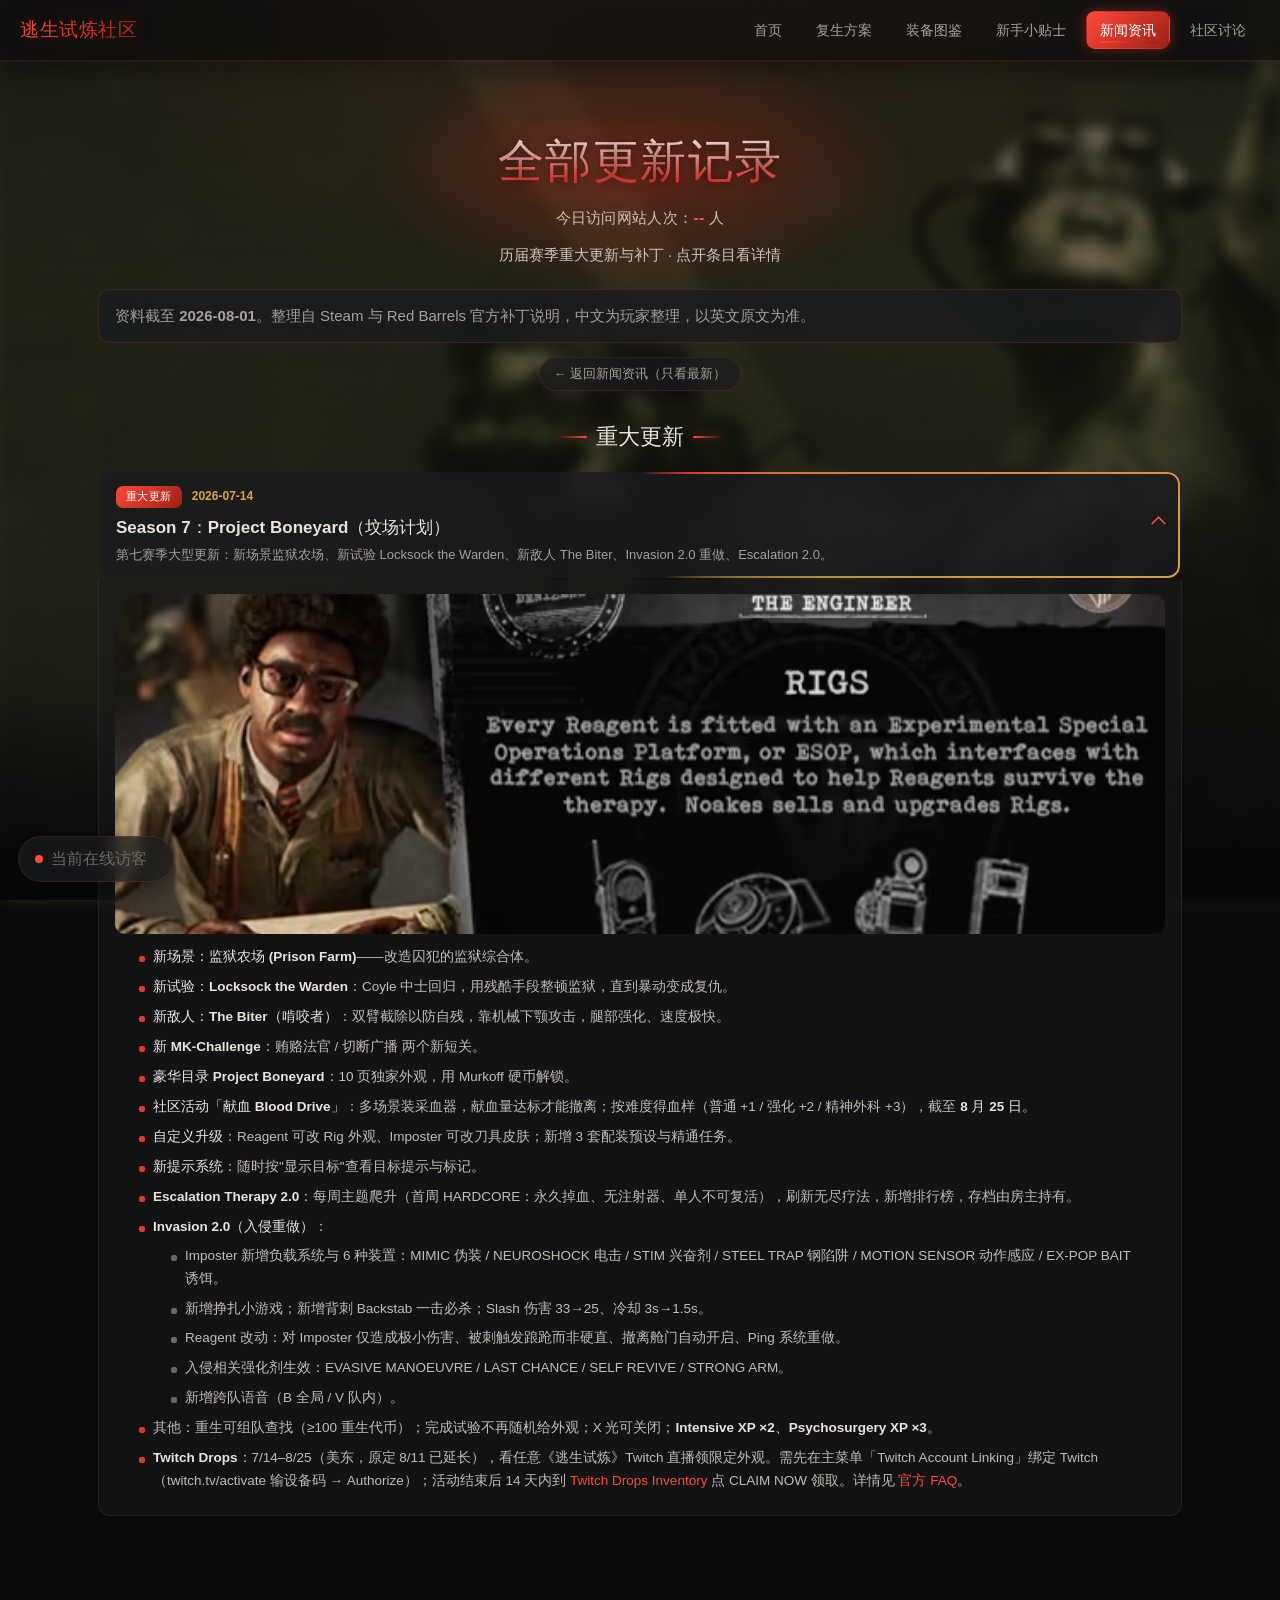
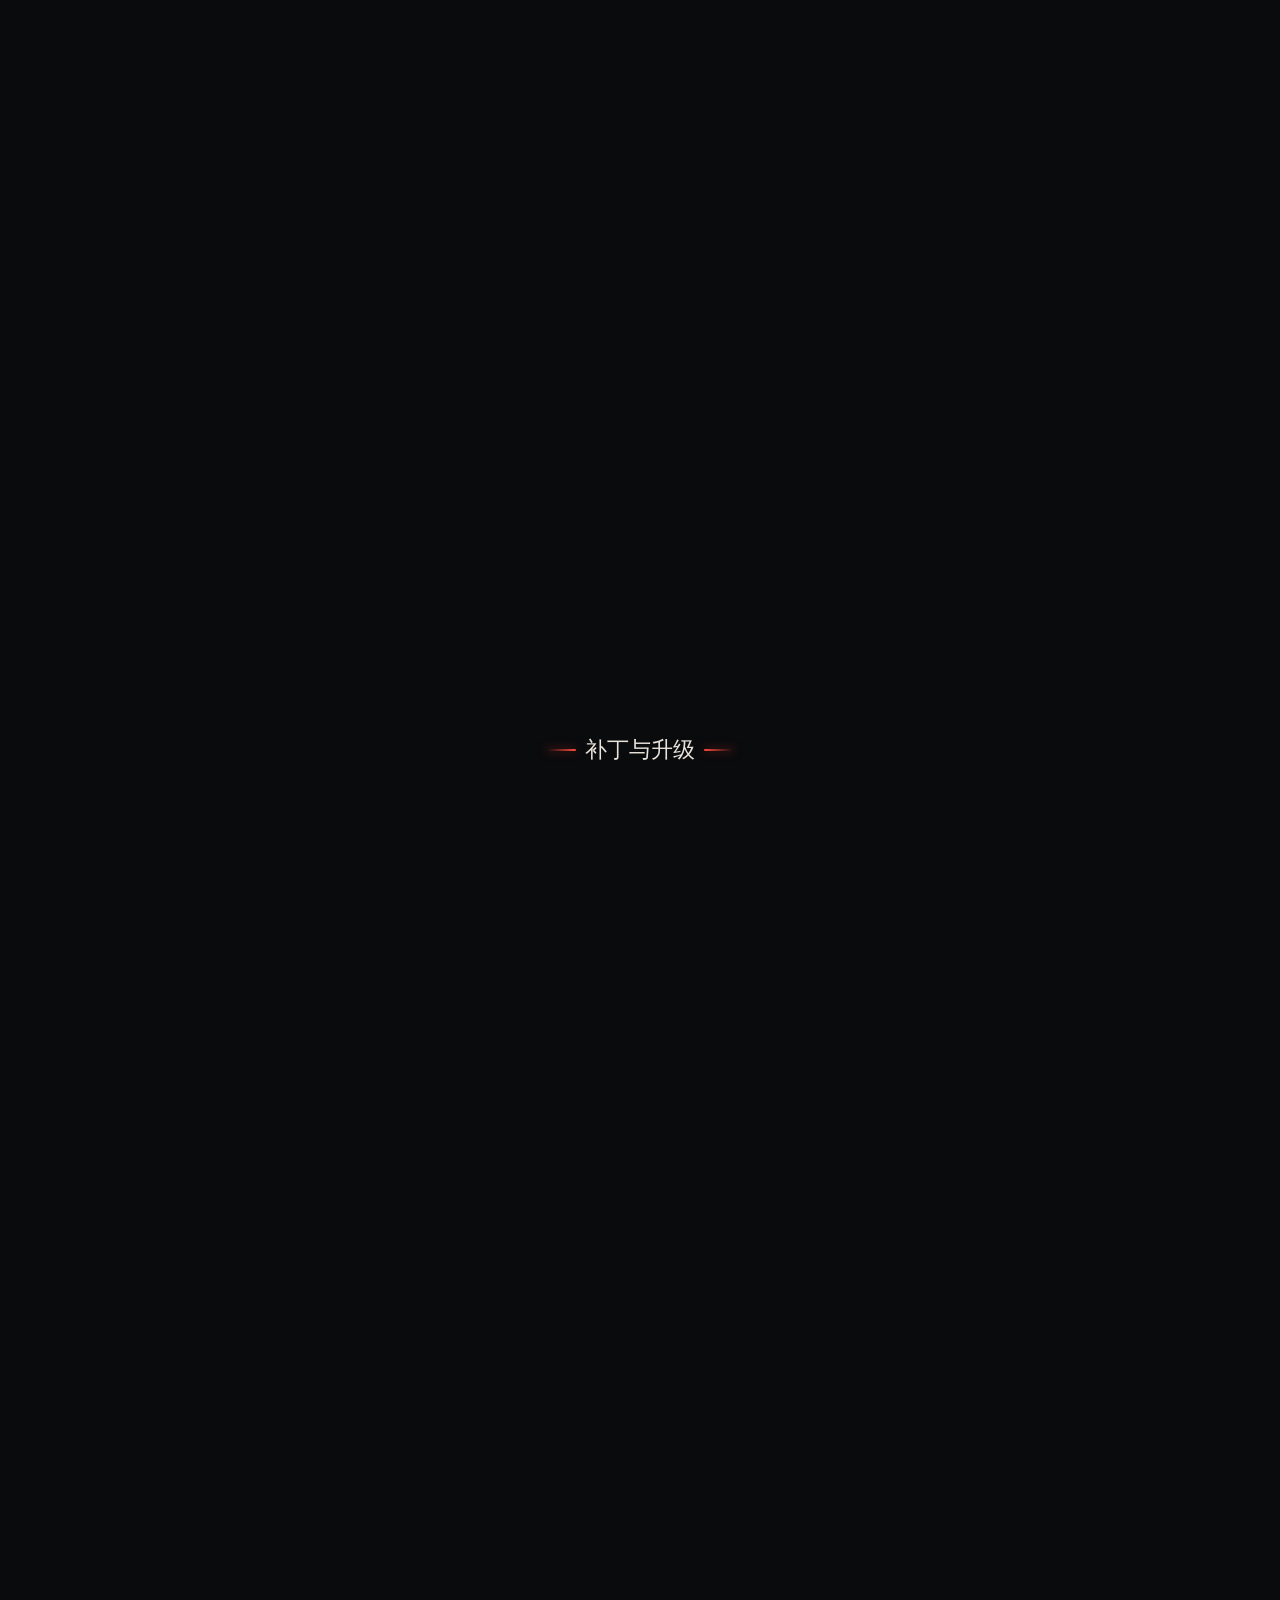
<file: updates.html>
<!DOCTYPE html>
<html lang="zh-CN">
<head>
<meta charset="utf-8">
<meta name="viewport" content="width=device-width, initial-scale=1">
<link rel="stylesheet" href="assets/css/style.css">
<title>全部更新记录 · 逃生试炼社区</title>
  <meta name="description" content="《逃生：试炼》历代赛季重大更新与全部补丁中文整理（Season 7 Project Boneyard、v1.60/v1.61/v1.62 等），截至 2026-08-01。">
  <link rel="canonical" href="https://lokeily.github.io/outlast-trials-community/updates.html">
  <meta name="keywords" content="逃生试炼更新日志,Outlast Trials 补丁,赛季更新整理">
  <script type="application/ld+json">{"@context": "https://schema.org", "@type": "BreadcrumbList", "itemListElement": [{"@type": "ListItem", "position": 1, "name": "逃生试炼社区", "item": "https://lokeily.github.io/outlast-trials-community/index.html"}, {"@type": "ListItem", "position": 2, "name": "更新记录", "item": "https://lokeily.github.io/outlast-trials-community/updates.html"}]}</script>
  <meta property="og:type" content="website">
  <meta property="og:site_name" content="逃生试炼社区">
  <meta property="og:title" content="全部更新记录">
  <meta property="og:description" content="《逃生：试炼》历代赛季重大更新与全部补丁中文整理，截至 2026-08-01。">
  <meta property="og:image" content="https://lokeily.github.io/outlast-trials-community/preview.png">
  <meta property="og:url" content="https://lokeily.github.io/outlast-trials-community/updates.html">
  <meta name="twitter:card" content="summary_large_image">
  <meta name="twitter:title" content="全部更新记录">
  <meta name="twitter:description" content="《逃生：试炼》历代赛季重大更新与全部补丁中文整理，截至 2026-08-01。">
  <meta name="twitter:image" content="https://lokeily.github.io/outlast-trials-community/preview.png">

  <script>document.documentElement.classList.add('js')</script>
<script type="application/ld+json">{"@context": "https://schema.org", "@type": "Article", "headline": "全部更新记录 · 逃生试炼社区", "publisher": {"@type": "Organization", "name": "逃生试炼社区"}, "inLanguage": "zh-CN", "datePublished": "2026-07-26"}</script>
<link rel="icon" href="favicon.svg" type="image/svg+xml">
  <script async src="https://busuanzi.ibruce.info/busuanzi/2.3/busuanzi.pure.mini.js"></script>
</head>
<body>
<header class="site-nav">
  <a class="brand" href="index.html">逃生试炼社区</a>
  <button class="menu-toggle" aria-label="展开菜单" aria-expanded="false"><svg class="ico-i nav-ico" viewBox="0 0 24 24" fill="none" stroke="currentColor" stroke-width="2" stroke-linecap="round" stroke-linejoin="round"><path d="M3 6h18M3 12h18M3 18h18"/></svg></button>
  <nav class="nav-links">
    <a href="index.html">首页</a>
    <a href="rebirth.html">复生方案</a>
    <a href="amp-guide.html">装备图鉴</a>
    <a href="newbie.html">新手小贴士</a>
    <a href="news.html" class="active" aria-current="page">新闻资讯</a>
    <a href="discuss.html">社区讨论</a>
  </nav>
</header>

<main class="container">
  <section class="hero">
    <h1>全部更新记录</h1>
    <p class="hero-today">今日访问网站人次：<b id="vcToday">--</b> 人</p>
    <p>历届赛季重大更新与补丁 · 点开条目看详情</p>
  </section>
  <section class="article">
    <div class="lead">资料截至 <b>2026-08-01</b>。整理自 Steam 与 Red Barrels 官方补丁说明，中文为玩家整理，以英文原文为准。</div>

    <div class="pageguide"><a href="news.html">← 返回新闻资讯（只看最新）</a></div>

    <!-- ===== 赛季进行中状态条 ===== -->
    <div class="season-status">
      <div class="ss-card" data-countdown-to="2026-08-25" data-countdown-label="社区活动「献血行动」">
        <div class="ss-icon">🩸</div>
        <div>
          <div class="ss-title">社区活动「献血行动」进行中</div>
          <div class="ss-desc" data-countdown-text>剩余 <b>--</b> 天（至 8 月 25 日）· 采血仪已部署至多个试炼</div>
        </div>
      </div>
      <div class="ss-card" data-countdown-to="2026-08-25" data-countdown-label="Twitch Drops 掉宝活动" style="border-color:rgba(188,140,255,.40);background:linear-gradient(135deg,rgba(188,140,255,.14),rgba(188,140,255,.05))">
        <div class="ss-icon">🎁</div>
        <div>
          <div class="ss-title" style="color:#c9a8ff">Twitch Drops 掉宝活动</div>
          <div class="ss-desc" data-countdown-text>7/14–8/25（美东时间），观看任意《逃生试炼》Twitch 分类直播即可领限定外观 · 剩余 <b>--</b> 天 · <a href="https://redbarrelsgames.com/support/tot_twitchdrops/" target="_blank" rel="noopener" style="color:var(--red-bright)">查看绑定与领取方式 →</a></div>
          <div class="ss-desc" style="margin-top:4px;font-size:11px;color:var(--text-mute)">⚠️ 需先在游戏主菜单「Twitch Account Linking」绑定账号 → 活动结束后 14 天内须在 Twitch Drops 页面手动点击 CLAIM NOW 领取</div>
        </div>
      </div>
    </div>

    <!-- ===== 重大更新 ===== -->
    <div class="news-sec">
      <h2 class="sectitle">重大更新</h2>

      <details class="news-item major" open>
        <summary class="news-head">
          <div class="news-headrow">
            <span class="news-label major">重大更新</span>
            <span class="news-date">2026-07-14</span>
          </div>
          <div class="news-title">Season 7：Project Boneyard（坟场计划）</div>
          <div class="news-sum">第七赛季大型更新：新场景监狱农场、新试验 Locksock the Warden、新敌人 The Biter、Invasion 2.0 重做、Escalation 2.0。</div>
        </summary>
        <div class="news-body">
          <img class="news-fig" src="assets/images/season7.avif" alt="Season 7 官方宣传图" loading="lazy" decoding="async">
          <ul class="news-list">
            <li><b>新场景：监狱农场 (Prison Farm)</b>——改造囚犯的监狱综合体。</li>
            <li><b>新试验：Locksock the Warden</b>：Coyle 中士回归，用残酷手段整顿监狱，直到暴动变成复仇。</li>
            <li><b>新敌人：The Biter（啃咬者）</b>：双臂截除以防自残，靠机械下颚攻击，腿部强化、速度极快。</li>
            <li><b>新 MK-Challenge</b>：贿赂法官 / 切断广播 两个新短关。</li>
            <li><b>豪华目录 Project Boneyard</b>：10 页独家外观，用 Murkoff 硬币解锁。</li>
            <li><b>社区活动「献血 Blood Drive」</b>：多场景装采血器，献血量达标才能撤离；按难度得血样（普通 +1 / 强化 +2 / 精神外科 +3），截至 <b>8 月 25 日</b>。</li>
            <li><b>自定义升级</b>：Reagent 可改 Rig 外观、Imposter 可改刀具皮肤；新增 3 套配装预设与精通任务。</li>
            <li><b>新提示系统</b>：随时按"显示目标"查看目标提示与标记。</li>
            <li><b>Escalation Therapy 2.0</b>：每周主题爬升（首周 HARDCORE：永久掉血、无注射器、单人不可复活），刷新无尽疗法，新增排行榜，存档由房主持有。</li>
            <li><b>Invasion 2.0（入侵重做）</b>：
              <ul class="sub2">
                <li>Imposter 新增负载系统与 6 种装置：MIMIC 伪装 / NEUROSHOCK 电击 / STIM 兴奋剂 / STEEL TRAP 钢陷阱 / MOTION SENSOR 动作感应 / EX-POP BAIT 诱饵。</li>
                <li>新增挣扎小游戏；新增背刺 Backstab 一击必杀；Slash 伤害 33→25、冷却 3s→1.5s。</li>
                <li>Reagent 改动：对 Imposter 仅造成极小伤害、被刺触发踉跄而非硬直、撤离舱门自动开启、Ping 系统重做。</li>
                <li>入侵相关强化剂生效：EVASIVE MANOEUVRE / LAST CHANCE / SELF REVIVE / STRONG ARM。</li>
                <li>新增跨队语音（B 全局 / V 队内）。</li>
              </ul>
            </li>
            <li>其他：重生可组队查找（≥100 重生代币）；完成试验不再随机给外观；X 光可关闭；<b>Intensive XP ×2、Psychosurgery XP ×3</b>。</li>
            <li><b>Twitch Drops</b>：7/14–8/25（美东，原定 8/11 已延长），看任意《逃生试炼》Twitch 直播领限定外观。需先在主菜单「Twitch Account Linking」绑定 Twitch（twitch.tv/activate 输设备码 → Authorize）；活动结束后 14 天内到 <a href="https://www.twitch.tv/drops/inventory" target="_blank" rel="noopener">Twitch Drops Inventory</a> 点 CLAIM NOW 领取。详情见 <a href="https://redbarrelsgames.com/support/tot_twitchdrops/" target="_blank" rel="noopener">官方 FAQ</a>。</li>
          </ul>
        </div>
      </details>

      <details class="news-item major">
        <summary class="news-head">
          <div class="news-headrow">
            <span class="news-label major">重大更新</span>
            <span class="news-date">2026-03</span>
          </div>
          <div class="news-title">Season 6：Project Judas（犹大计划）</div>
          <div class="news-sum">新试验场景电视演播室，Kress 双胞胎（Otto &amp; Arora Kress）回归。</div>
        </summary>
        <div class="news-body">
          <img class="news-fig" src="assets/images/season6.avif" alt="Season 6 官方宣传图" loading="lazy" decoding="async">
          <ul class="news-list">
            <li>新增试验场景 <b>电视演播室（Television Studio）</b>。</li>
            <li>Kress 双胞胎（Otto &amp; Arora Kress）回归。</li>
          </ul>
        </div>
      </details>
    </div>

    <!-- ===== 补丁与升级 ===== -->
    <div class="news-sec">
      <h2 class="sectitle">补丁与升级</h2>

      <details class="news-item patch" open>
        <summary class="news-head">
          <div class="news-headrow">
            <span class="news-label patch">补丁</span>
            <span class="news-date">2026-07-24</span>
          </div>
          <div class="news-title">Update v1.62（1.000.060）· Project Boneyard 热修复</div>
          <div class="news-sum">修复 Escalation 每周存档无法继续、入侵 2.0 Imposter 击倒后未强制退出，以及若干崩溃问题。</div>
        </summary>
        <div class="news-body">
          <ul class="news-list">
            <li>修复 <b>Escalation 每周模式（Escalation Weekly）</b>存档无法继续游玩的问题。</li>
            <li>修复入侵 2.0 中 <b>Imposter 击倒或击杀 Reagent 后未强制退出试验</b>的问题（仅其中一名，并非全部退出）。</li>
            <li>修复若干<b>崩溃</b>问题。</li>
            <li>官方同时开放 <b>Invasion 2.0</b> 与 <b>Season 6: Project Judas</b> 体验反馈问卷，入口见 Steam 官方公告。</li>
          </ul>
        </div>
      </details>

      <details class="news-item patch">
        <summary class="news-head">
          <div class="news-headrow">
            <span class="news-label patch">补丁</span>
            <span class="news-date">2026-07-22</span>
          </div>
          <div class="news-title">Update v1.61（1.000.059）· 入侵平衡热修复</div>
          <div class="news-sum">修复 Escalation 断线、电视密码提示缺失；大幅调整入侵 2.0 平衡（背刺、钢陷阱、夜视、单人入侵时长等）。</div>
        </summary>
        <div class="news-body">
          <ul class="news-list">
            <li>改善 <b>Escalation</b> 断线问题。</li>
            <li>修复 Imposter 从暂停菜单「退出入侵」提前离场时<b>不结算段位</b>的问题。</li>
            <li>修复 Reagent 进入钢陷阱瞬间被 NPC 抓住时<b>挣扎小游戏不出现</b>的问题。</li>
            <li>修复 MK-Challenge「切断广播 Cancel the Broadcast」中<b>电视密码位置提示缺失</b>。</li>
            <li><b>入侵平衡调整</b>：
              <ul class="sub2">
                <li>刺击/背刺：蓄力时间 2.0s → <b>2.5s</b>；背刺判定角度收窄，需更贴近正后方。</li>
                <li>背刺改为<b>击倒（incapacitate）而非一击必杀</b>。</li>
                <li>Slash 冷却 1.5s → <b>2.0s</b>。</li>
                <li>钢陷阱：挣脱连打时间缩短、触发半径缩小、伤害 25 → <b>12.5</b>（逃脱后可自然回血）。</li>
                <li>Imposter 夜视视觉效果重做（黑暗中效果仍受限）；电池续航增加。</li>
                <li>对单人 Reagent 时 Imposter 最短摄像机等待 30s → <b>45s</b>；单人入侵时长 5 分钟 → <b>3 分钟</b>。</li>
                <li>Stim 注射时间略增；<b>注射器改为全试验刷新</b>（不再限量）。</li>
                <li>Imposter 在房间内时 Reagent 也能使用<b>重新集结（Regroup）</b>按钮。</li>
              </ul>
            </li>
          </ul>
        </div>
      </details>

      <details class="news-item patch">
        <summary class="news-head">
          <div class="news-headrow">
            <span class="news-label patch">补丁</span>
            <span class="news-date">2026-07-16</span>
          </div>
          <div class="news-title">Update v1.60（1.000.058）· 手感与机制修复</div>
          <div class="news-sum">回退赛季 7 小游戏手柄改动、复活药丸上限 5→2、修复背刺/斩击/健康病变机制等一批问题。</div>
        </summary>
        <div class="news-body">
          <ul class="news-list">
            <li>主机端可<b>长按 Start 切换跨阵营语音</b>（见手柄布局界面）。</li>
            <li><b>回退</b>赛季 7 对小游戏的手柄输入改动（未来将作为可选设置回归）。</li>
            <li>Escalation Therapy 中<b>复活药丸（Revive Pills）最大复活次数 5 → 2</b>。</li>
            <li>修复打断背刺会<b>误杀 Reagent</b>（应为击倒）的问题。</li>
            <li>修复 AI Imposter 头顶乱码名字不显示、监狱农场缺失贴花、离开藏身点被斩击后<b>穿模掉出地图</b>等问题。</li>
            <li>修复 Escalation「健康病变（Health Sickness）」变体未按设计<b>永久降低生命上限</b>的问题。</li>
            <li>修复 Neuroshock 状态下 Imposter 无法斩击、钢陷阱逃脱时背刺动画异常等交互问题。</li>
          </ul>
        </div>
      </details>

      <details class="news-item patch">
        <summary class="news-head">
          <div class="news-headrow">
            <span class="news-label patch">升级</span>
            <span class="news-date">2026-05-19</span>
          </div>
          <div class="news-title">Season 6.1：Prime Time（黄金时段）</div>
          <div class="news-sum">Season 6「Project Judas」之后的大型更新，带来新活动与新 MK-Challenge。</div>
        </summary>
        <div class="news-body">
          <ul class="news-list">
            <li>Season 6 后续大型更新：新增活动与 MK-Challenge。</li>
          </ul>
        </div>
      </details>
    </div>

    <div class="callout info"><svg class="ico-i" viewBox="0 0 24 24" fill="none" stroke="currentColor" stroke-width="2" stroke-linecap="round" stroke-linejoin="round"><path d="M9 3h6l-1 6 4 4v2H6v-2l4-4-1-6z"/><path d="M12 15v6"/></svg> 想看英文补丁原文？去 Steam 商店页「更新历史」或 Red Barrels 官方补丁归档。新内容会持续同步到本页。</div>
  </section>

</main>

  <section class="feedback-cta" id="feedback">
    <div class="fc-icon"><svg viewBox="0 0 24 24" fill="none" stroke="currentColor" stroke-width="2" stroke-linecap="round" stroke-linejoin="round"><path d="M11 4H4a2 2 0 0 0-2 2v14a2 2 0 0 0 2 2h14a2 2 0 0 0 2-2v-7"/><path d="M18.5 2.5a2.121 2.121 0 0 1 3 3L12 15l-4 1 1-4 9.5-9.5z"/></svg></div>
    <h2 class="fc-title">发现攻略有误？帮我们纠错</h2>
    <p class="fc-desc">攻略由社区共同维护。发现错误、遗漏，或想补充实战经验，欢迎填下方问卷——你的反馈会让攻略更准更全。</p>
    <div class="fc-actions">
      <a class="btn btn-primary" href="https://docs.qq.com/form/page/DVHBvTGRLUFpmUVV4" target="_blank" rel="noopener">填写反馈问卷</a>
      <a class="fc-ghost" href="discuss.html#comments">去社区讨论区留言</a>
    </div>
  </section>

  <section class="related" aria-label="相关阅读">
    <h2>相关阅读</h2>
    <ul class="rel-list">
      <li><a href="index.html">首页</a></li>
      <li><a href="newbie.html">新手小贴士</a></li>
      <li><a href="rebirth.html">复生方案</a></li>
      <li><a href="amp-guide.html">装备图鉴</a></li>
      <li><a href="news.html">新闻资讯</a></li>
      <li><a href="discuss.html">社区讨论</a></li>
    </ul>
  </section>
  <footer class="site-foot">
  <p>逃生试炼社区 · 玩家共建 · 内容基于 <a href="LICENSE">CC BY-NC 4.0</a></p>
  <p>页面内官方强化剂图标版权归 Red Barrels, Inc. 所有，仅作非商业社区攻略用途。</p>

  <nav class="foot-nav">
    <a href="index.html">首页</a>
    <a href="rebirth.html">复生方案</a>
    <a href="amp-guide.html">装备图鉴</a>
    <a href="newbie.html">新手小贴士</a>
    <a href="news.html">新闻资讯</a>
    <a href="discuss.html">社区讨论</a>
  </nav>
  <p class="foot-meta">当前赛季：第七赛季 · 坟场计划（2026-07-14 上线）· 资料截至 2026-08-01</p>

  <p class="foot-views">总浏览人次：<b><span id="busuanzi_container_site_pv"><span id="busuanzi_value_site_pv">0</span></span></b> 次</p>
</footer>
  <script src="assets/js/site.js" defer></script>
  <!-- 访客计数：真实累计(不蒜子) + 实时在线估算 -->
  <div class="visitor-counter" id="visitorCounter" role="status" aria-live="polite">
    <span class="vc-dot" aria-hidden="true"></span>
    <span class="vc-cap">当前在线访客</span><b class="vc-num vc-on" id="vcOnline"><span class="vc-digit">--</span></b>
    <span id="busuanzi_container_site_uv" style="display:none"><span id="busuanzi_value_site_uv">0</span></span>
  </div>
</body>
</html>
</file>
<file: assets/css/style.css>
/* ===== 逃生试炼社区 · 共享样式（官方暗黑临床 + 血红 / 设施绿） ===== */
:root{
  --bg:#0a0b0d;
  --panel:rgba(26,28,30,.55);
  --panel-2:rgba(18,20,22,.62);
  --border:rgba(226,55,43,.20);          /* 血红描边 */
  --border-soft:rgba(180,185,180,.09);
  --text:#e9e3dc;                        /* 暖白，旧档案感 */
  --text-dim:#a7a099;
  --text-mute:#6c6962;
  --red:#e2372b;                        /* 逃生试炼 主血红 */
  --red-deep:#9e1f17;
  --red-bright:#ff4a3a;
  --accent-grad:linear-gradient(135deg,var(--red-bright),var(--red-deep));
  --teal:#3f8073;                       /* 浑浊设施绿 */
  --green:#3fb950;                      /* 确定项绿 */
  --amber:#d9a441;                      /* 老旧照明琥珀 */
  --radius:14px;
  --maxw:1120px;
  font-synthesis:none;
  color-scheme:dark;
}

*{box-sizing:border-box;margin:0;padding:0}
html{-webkit-text-size-adjust:100%;scroll-behavior:smooth}
body{
  min-height:100vh;
  color:var(--text);
  font-family:"Noto Sans CJK SC","PingFang SC","Microsoft YaHei",-apple-system,BlinkMacSystemFont,"Segoe UI",Roboto,sans-serif;
  line-height:1.6;
  background-color:var(--bg);
  background-image:url("[data-uri]");
  background-size:cover;background-position:center;background-repeat:no-repeat;background-attachment:fixed;
  overscroll-behavior:none;
  padding-bottom:40px;
}
/* 全屏官方背景图（《逃生：试炼》Steam 官方高清宣传画 1920x620）：
   清晰展示官方图，仅轻微压暗保色，靠 body::after 的柔和蒙版保证文字可读 */
/* 背景主图层：加载完成后由脚本加 .bg-ready 渐显，避免逐块刷出造成的卡顿 */
body::before{
  content:"";position:fixed;inset:0;z-index:-3;pointer-events:none;
  background:url("../images/bg-outlast-hero.jpg") center 22%/cover no-repeat;
  filter:saturate(1.06) brightness(.82) contrast(1.04) blur(7px);
  opacity:0;transition:opacity .7s ease;will-change:opacity;
}
/* 主图就绪后渐显（.bg-ready 由脚本在图片 onload 时添加） */
body.bg-ready::before{opacity:1}

/* 氛围噪点纹理（程序生成，无版权/无额外请求） */
html::before{
  content:"";position:fixed;inset:0;z-index:-2;pointer-events:none;
  background-image:url("data:image/svg+xml,%3Csvg xmlns='http://www.w3.org/2000/svg' width='160' height='160'%3E%3Cfilter id='n'%3E%3CfeTurbulence type='fractalNoise' baseFrequency='0.9' numOctaves='2' stitchTiles='stitch'/%3E%3C/filter%3E%3Crect width='100%25' height='100%25' filter='url(%23n)'/%3E%3C/svg%3E");
  opacity:.05;mix-blend-mode:overlay;
}
/* 柔和蒙版层：轻压暗 + 暗角，让官方图保持清晰可辨，同时文字可读。
   中部留出「窗口」透出画面，四周渐暗聚焦内容。
   底部 96% 处过渡至完全不透明，杜绝背景图从底部透出。 */
body::after{
  content:"";position:fixed;inset:0;z-index:-1;pointer-events:none;
  background:
    radial-gradient(1100px 680px at 50% -10%,rgba(226,55,43,.10),transparent 60%),
    linear-gradient(180deg,rgba(8,9,11,.52),rgba(8,9,11,.38) 34%,rgba(8,9,11,.56) 78%,rgba(8,9,11,1) 96%),
    radial-gradient(135% 130% at 50% 34%,transparent 44%,rgba(0,0,0,.62) 100%);
}
a{color:var(--red-bright);text-decoration:none;transition:color .15s}
a:hover{text-decoration:none;color:#ff7a6e}
img{max-width:100%}
::selection{background:rgba(226,55,43,.35);color:#fff}

/* ===== 顶部导航（暗色玻璃栏） ===== */
.site-nav{
  position:sticky;top:0;z-index:50;
  display:flex;align-items:center;justify-content:space-between;flex-wrap:wrap;gap:10px;
  padding:11px 20px;
  background:rgba(10,11,13,.72);
  backdrop-filter:blur(12px);-webkit-backdrop-filter:blur(12px);
  border-bottom:1px solid var(--border);
}
.brand{
  font-weight:800;font-size:19px;letter-spacing:.5px;white-space:nowrap;
  background:var(--accent-grad);-webkit-background-clip:text;background-clip:text;color:transparent;
}
.brand:hover{filter:brightness(1.12)}
.nav-links{display:flex;flex-wrap:wrap;gap:6px}
.nav-links a{
  color:var(--text-dim);font-size:14px;font-weight:600;
  padding:7px 13px;border-radius:9px;border:1px solid transparent;transition:.15s;
}
.nav-links a:hover{color:var(--text);background:var(--panel);border-color:var(--border-soft)}
.nav-links a.active{color:#fff;background:var(--accent-grad);border-color:transparent;box-shadow:0 0 14px rgba(226,55,43,.4)}

/* 移动端汉堡按钮（桌面隐藏，用汉堡图标避免空 span 在某些渲染器塌陷） */
.menu-toggle{
  display:none;align-items:center;justify-content:center;
  width:40px;height:34px;
  background:transparent;border:1px solid var(--border);border-radius:8px;
  color:var(--text);font-size:18px;line-height:1;
  cursor:pointer;transition:border-color .2s,background .2s
}
.menu-toggle:hover{border-color:rgba(226,55,43,.55);background:rgba(226,55,43,.10)}
.site-nav.open .menu-toggle{color:var(--red-bright);border-color:rgba(226,55,43,.55)}

/* 锚点跳转时为吸顶导航预留高度，避免目标被导航栏遮挡（如 #comments、目录锚点、跨页 discuss.html#comments） */
:target{scroll-margin-top:74px}
section[id],h2[id],h3[id],.sectitle[id]{scroll-margin-top:74px}

/* ===== 容器 / 标题 ===== */
.container{max-width:var(--maxw);margin:0 auto;padding:0 18px}
main{padding:30px 0}
section{margin-top:30px}

.title{
  text-align:center;font-weight:800;font-size:30px;letter-spacing:1px;
  background:var(--accent-grad);-webkit-background-clip:text;background-clip:text;color:transparent;
  text-shadow:0 0 24px rgba(226,55,43,.25);
}
.sub{text-align:center;font-size:13px;color:var(--text-mute);margin-top:6px}
.divider{height:1px;background:linear-gradient(90deg,transparent,var(--border),transparent);margin:18px auto;max-width:var(--maxw)}
.sectitle{
  display:flex;align-items:center;justify-content:center;gap:9px;
  font-weight:800;font-size:22px;margin:8px 0 4px;color:var(--text);
}
.sectitle::before,.sectitle::after{content:"";width:24px;height:2px;border-radius:2px;background:var(--accent-grad);opacity:.85}
.secsub{text-align:center;font-size:12px;color:var(--text-mute);margin-bottom:18px}

/* ===== 社区首页 hero / 卡片 ===== */
.hero{text-align:center;padding:34px 18px 8px}
.hero h1{
  font-size:42px;font-weight:800;letter-spacing:1px;
  background:var(--accent-grad);-webkit-background-clip:text;background-clip:text;color:transparent;
  text-shadow:0 0 30px rgba(226,55,43,.3);
}
.hero p{color:var(--text-dim);font-size:15px;margin-top:12px;max-width:700px;margin-left:auto;margin-right:auto}
.hero-today{margin-top:6px!important;font-size:14px;color:var(--text-dim);letter-spacing:.02em}
.hero-today b{color:var(--red-bright);font-variant-numeric:tabular-nums;font-size:1.08em;font-weight:800}
.cards{
  display:grid;gap:18px;margin-top:28px;
  grid-template-columns:repeat(auto-fit,minmax(240px,1fr));
}
.card{
  display:flex;flex-direction:column;gap:10px;
  background:rgba(26,28,30,.78);border:1px solid var(--border);border-radius:var(--radius);
  padding:22px;transition:.2s;
}
.card:hover{border-color:rgba(226,55,43,.55);box-shadow:0 18px 44px rgba(226,55,43,.22)}
.card .ico{font-size:34px}
.card h3{font-size:18px;color:var(--text)}
.card p{font-size:13px;color:var(--text-dim);flex:1}
.card .go{margin-top:6px;font-weight:700;font-size:14px;background:var(--accent-grad);-webkit-background-clip:text;background-clip:text;color:transparent}
.card:hover .go{text-decoration:underline}
.card .pill-new{display:inline-block;align-self:flex-start;font-size:11px;font-weight:800;color:#7cc4ff;background:rgba(78,161,255,.14);border:1px solid rgba(78,161,255,.45);border-radius:999px;padding:3px 10px;margin-bottom:2px}
.card.feat{border-color:rgba(78,161,255,.5);box-shadow:0 0 0 1px rgba(78,161,255,.22)}

/* 首页：引导按钮组 */
.hero-cta{display:flex;flex-wrap:wrap;gap:12px;justify-content:center;margin-top:22px}
.btn{display:inline-flex;align-items:center;gap:7px;font-weight:800;font-size:15px;border-radius:999px;padding:12px 22px;transition:.18s;cursor:pointer;border:1px solid transparent}
.btn-primary{background:var(--accent-grad);color:#fff;box-shadow:0 10px 30px rgba(226,55,43,.32)}
.btn-primary:hover{filter:brightness(1.08);transform:translateY(-2px);color:#fff}
.btn-ghost{background:rgba(26,28,30,.7);color:var(--text);border-color:var(--border)}
.btn-ghost:hover{border-color:rgba(226,55,43,.55);color:#fff}

/* 首页：新手引导·推荐路线 */
.startpath{max-width:1000px;margin:34px auto 0;background:rgba(26,28,30,.7);border:1px solid var(--border);border-radius:18px;padding:22px 24px 8px;position:relative;overflow:hidden}
.startpath::before{content:"";position:absolute;left:0;top:0;right:0;height:3px;background:var(--accent-grad)}
.sp-head{text-align:center;margin-bottom:18px}
.sp-kicker{display:inline-block;font-size:11px;font-weight:800;letter-spacing:.18em;color:var(--red-bright);background:rgba(226,55,43,.12);border:1px solid var(--border);border-radius:999px;padding:3px 12px}
.sp-title{font-size:21px;font-weight:800;color:var(--text);margin:12px 0 6px}
.sp-sub{font-size:13px;color:var(--text-dim)}
.sp-steps{list-style:none;display:grid;grid-template-columns:repeat(3,1fr);gap:14px;padding:0;margin:0}
.sp-step{display:flex;gap:12px;background:rgba(18,20,22,.6);border:1px solid var(--border-soft);border-radius:14px;padding:14px;align-items:flex-start}
.sp-num{flex:0 0 auto;width:30px;height:30px;border-radius:50%;display:flex;align-items:center;justify-content:center;font-weight:800;font-size:15px;color:#fff;background:var(--accent-grad);box-shadow:0 0 12px rgba(226,55,43,.4)}
.sp-body h3{font-size:15px;color:var(--text);margin:1px 0 5px}
.sp-body p{font-size:12.5px;color:var(--text-dim);line-height:1.55;margin:0 0 8px}
.sp-go{font-weight:700;font-size:13px;color:var(--red-bright)}
.sp-go:hover{text-decoration:underline}

/* 内容页：顶部引导回链 */
.pageguide{max-width:1100px;margin:0 auto 6px;display:flex;justify-content:center}
.pageguide a{font-size:12.5px;color:var(--text-dim);background:rgba(26,28,30,.7);border:1px solid var(--border);border-radius:999px;padding:6px 14px;transition:.15s}
.pageguide a:hover{color:var(--red-bright);border-color:rgba(226,55,43,.5);background:var(--panel)}

/* ===== 复生方案：总览 ===== */
.ovcols{display:flex;gap:24px;justify-content:center;align-items:flex-start;flex-wrap:wrap}
.col{width:340px;max-width:100%;background:rgba(26,28,30,.8);border:1px solid var(--border);border-radius:var(--radius);padding:14px}
.cat{font-weight:700;font-size:14px;color:var(--text-dim);text-align:center;margin-bottom:8px;letter-spacing:.05em}
.ribbon{width:100%;height:auto;display:block;border-radius:8px;margin-bottom:6px}
.item{position:relative;display:flex;align-items:center;gap:14px;margin-top:12px;background:var(--panel-2);border:1px solid var(--red);border-radius:11px;padding:12px 14px;min-height:84px}
.item.ok{background:rgba(63,185,80,.10);border-color:var(--green,var(--teal))}
.ic{width:56px;height:56px;flex:0 0 56px;object-fit:contain}
.meta{display:flex;flex-direction:column;justify-content:center}
.iname{font-weight:700;font-size:21px;color:var(--text)}
.item.ok .iname{color:#5fd07a}
.isub{font-size:12px;color:var(--text-dim);margin-top:3px}
.item .badge{position:absolute;top:8px;right:8px;font-size:11px;font-weight:700;padding:2px 9px;border-radius:7px}
.badge.ok{background:var(--green,#3fb950);color:#06210d}
.badge.pick{background:var(--red-bright);color:#2a0604}
.thumb{position:absolute;bottom:-2px;right:-2px;font-size:20px;z-index:5;filter:drop-shadow(0 1px 3px rgba(0,0,0,.6));transform:rotate(-15deg)}

/* ===== 复生方案：九宫格（桌面三列同屏） ===== */
.boards{display:grid;grid-template-columns:repeat(3,minmax(0,1fr));gap:16px;max-width:1100px;margin:0 auto;align-items:start}
.gridwrap{width:auto;max-width:100%;background:rgba(26,28,30,.8);border:1px solid var(--border);border-radius:var(--radius);padding:14px}
.ghead{display:flex;align-items:center;gap:10px;margin-bottom:12px}
.ghead .ribbon{width:150px}
.ghead span{font-weight:700;font-size:15px;color:var(--text-dim)}
.grid{display:grid;grid-template-columns:repeat(3,1fr);gap:9px}
.cell{position:relative;background:rgba(12,13,15,.6);border:1px solid var(--border-soft);border-radius:10px;padding:9px 4px 7px;display:flex;flex-direction:column;align-items:center;transition:.15s}
.cell:hover{border-color:rgba(226,55,43,.45)}
.cell .ic{width:58px;height:58px;object-fit:contain}
.cell .cn{font-size:13px;font-weight:700;color:#dfe0db;margin-top:5px;text-align:center}
.cell .en{font-size:9.5px;color:#7c8694;margin-top:1px;text-align:center}
.cell.pick{border:2px solid var(--red);box-shadow:0 0 0 2px rgba(226,55,43,.35),0 0 16px rgba(226,55,43,.45);background:rgba(226,55,43,.10)}
.cell.pick .cn{color:#ff6b60}
.tag{position:absolute;top:-9px;left:-9px;background:var(--red);color:#fff;font-size:10px;font-weight:700;padding:2px 7px;border-radius:7px;white-space:nowrap}

/* ===== 说明卡片 / 小贴士 ===== */
.anns{max-width:1100px;margin:26px auto 0;display:grid;grid-template-columns:repeat(3,1fr);gap:16px}
.anns.roadmap{grid-template-columns:repeat(2,1fr)}
.ncard{background:rgba(26,28,30,.8);border:1px solid var(--border);border-radius:12px;padding:14px 16px}
.ntitle{font-weight:700;font-size:15px;margin-bottom:8px;color:var(--text)}
.nlist{list-style:none}
.nlist li{font-size:12.5px;color:var(--text-dim);line-height:1.6;margin-bottom:7px}
.nlist b{color:var(--text)}
.nidea{margin:10px 0 2px;padding:9px 12px;font-size:12px;color:var(--text-dim);line-height:1.55;border-left:3px solid var(--border);background:rgba(255,255,255,.03);border-radius:0 8px 8px 0}
.nidea b{color:var(--text)}
.tips{max-width:1100px;margin:28px auto 0;background:rgba(26,28,30,.8);border:1px solid var(--border);border-radius:var(--radius);padding:16px 20px;border-top:3px solid var(--amber)}
.tipstitle{font-weight:700;font-size:17px;color:var(--amber);text-align:center;margin-bottom:14px}
.tipgrid{display:grid;grid-template-columns:repeat(2,1fr);gap:10px}
.tip{background:var(--panel-2);border:1px solid var(--border-soft);border-radius:10px;padding:10px 12px;font-size:12.5px;color:var(--text-dim);line-height:1.55;display:flex;align-items:flex-start;gap:8px}

/* ===== 通用文章页（新手 / 通用） ===== */
.article{max-width:var(--maxw);margin:0 auto}
.article h2{font-size:20px;color:var(--red-bright);margin:24px 0 10px;border-left:4px solid var(--red);padding-left:10px}
.article h2.sectitle{border-left:none;padding-left:0;color:var(--text);margin:28px 0 6px;font-size:22px}
.article h3{font-size:16px;color:var(--text);margin:18px 0 6px}
.article p,.article li{font-size:14px;color:var(--text-dim)}
.article ul,.article ol{padding-left:22px;margin:8px 0}
.article li{margin-bottom:7px}
.article .lead{font-size:15px;color:var(--text-dim);background:rgba(26,28,30,.8);border:1px solid var(--border);border-radius:12px;padding:14px 16px;margin:14px 0}
.callout{border-left:4px solid var(--amber);background:rgba(217,164,65,.08);border-radius:0 10px 10px 0;padding:12px 16px;margin:14px 0;font-size:13.5px;color:#e8d9b5}
.callout.info{border-color:var(--teal);background:rgba(63,128,115,.08);color:#cfe9e2}

/* ===== 新闻资讯板块（可折叠 + 旋转跑马灯边框） ===== */
.news-sec{margin-top:26px}
.news-item{position:relative;margin-top:16px}
.news-item > summary{list-style:none;cursor:pointer;display:block}
.news-item > summary::-webkit-details-marker{display:none}
.news-item > summary::marker{content:""}

.news-head{
  position:relative;border-radius:12px;
  background:rgba(26,28,30,.82);background-clip:padding-box;
  border:2px solid transparent;
  padding:14px 16px;
  transition:.15s;
}
/* 跑马灯只画在 2px 边框环上：用 mask 把中间挖空，避免整层旋转导致卡顿 */
.news-head::before{
  content:"";position:absolute;inset:0;border-radius:12px;padding:2px;pointer-events:none;
  background:conic-gradient(from var(--angle),transparent 0deg,var(--red) 45deg,var(--amber) 95deg,transparent 155deg,transparent 360deg);
  -webkit-mask:linear-gradient(#000 0 0) content-box,linear-gradient(#000 0 0);
          mask:linear-gradient(#000 0 0) content-box,linear-gradient(#000 0 0);
  -webkit-mask-composite:xor;
          mask-composite:exclude;
  animation:spin 4.5s linear infinite;
  animation-play-state:paused; /* 默认暂停，进入视口才旋转，离开即停，避免持续重绘 */
}
.news-item.inview .news-head::before{animation-play-state:running}
.news-item.patch .news-head::before{
  background:conic-gradient(from var(--angle),transparent 0deg,var(--teal) 45deg,var(--cyan,#22d3ee) 95deg,transparent 155deg,transparent 360deg);
}
@property --angle{syntax:'<angle>';initial-value:0deg;inherits:false}
@keyframes spin{to{--angle:360deg}}

.news-head:hover{border-color:rgba(226,55,43,.55)}
.news-headrow{display:flex;align-items:center;gap:10px;margin-bottom:6px;flex-wrap:wrap}
.news-label{font-size:11px;font-weight:800;padding:2px 10px;border-radius:7px;letter-spacing:.04em}
.news-label.major{background:var(--accent-grad);color:#fff}
.news-label.patch{background:var(--panel-2);color:var(--teal);border:1px solid var(--border)}
.news-date{font-size:12px;font-weight:700;color:var(--amber)}
.news-title{font-size:17px;font-weight:700;color:var(--text);margin-bottom:4px}
.news-sum{font-size:13px;color:var(--text-dim);line-height:1.5}

.news-body{
  background:var(--panel);border:1px solid var(--border-soft);border-top:none;
  border-radius:0 0 12px 12px;padding:14px 16px;
}
.news-fig{width:100%;max-height:340px;object-fit:cover;border-radius:10px;margin-bottom:12px;display:block;background:#000}
.news-list{list-style:none;margin:0;padding:0}
.news-list li{font-size:13.5px;color:var(--text-dim);line-height:1.7;margin-bottom:7px;padding-left:16px;position:relative}
.news-list li::before{content:"";position:absolute;left:2px;top:10px;width:6px;height:6px;border-radius:2px;background:var(--red)}
.news-list b{color:var(--text)}
.news-list .sub2{list-style:none;margin:6px 0 0;padding-left:16px}
.news-list .sub2 li::before{background:var(--text-mute)}

/* ===== 评论区（Twikoo）/ 页脚 ===== */
#comments{margin-top:34px;min-height:120px}
/* Twikoo 暗色主题：覆盖官方 --tk-color-* 变量，融入全站血红暗黑风 */
#tcomment{margin-top:8px}
#tcomment .tk-main,
.twikoo{
  --tk-color-1:#ff4a3a;--tk-color-2:#ff4a3a;
  --tk-color-3:transparent;--tk-color-4:rgba(18,20,22,.62);
  --tk-color-5:#a7a099;--tk-color-6:#6c6962;--tk-color-7:#8a857d;
  --tk-color-8:#e9e3dc;--tk-color-9:rgba(226,55,43,.22);--tk-color-10:rgba(0,0,0,.45);
  --tk-main-color:#ff4a3a;
}
.site-foot{margin-top:50px;border-top:1px solid var(--border);padding:22px 18px;text-align:center;color:var(--text-mute);font-size:12px;line-height:1.9}
.site-foot a{color:var(--text-dim)}
.legend{max-width:1100px;margin:18px auto 0;text-align:center;font-size:13px;color:var(--text-dim)}
.legend b{background:var(--accent-grad);-webkit-background-clip:text;background-clip:text;color:transparent}

/* ===== 游戏内装备图鉴（Equipment Codex） ===== */
.ampboard{max-width:1100px;margin:0 auto}
.ampsec{margin-top:32px}
.ampsec:first-of-type{margin-top:24px}
.ampgrid{display:grid;grid-template-columns:repeat(auto-fill,minmax(176px,1fr));gap:14px;margin-top:14px;align-items:stretch}
/* 装备卡：内联徽章，绝不使用会溢出裁切的绝对定位 */
.itcard{display:flex;flex-direction:column;align-items:center;background:rgba(26,28,30,.8);border:1px solid var(--border);border-radius:12px;padding:13px 12px 14px;text-align:center;transition:transform .18s ease,border-color .15s ease,box-shadow .18s ease}
.itcard:hover{transform:translateY(-3px);border-color:rgba(226,55,43,.55);box-shadow:0 14px 34px rgba(226,55,43,.2)}
.itcard .ic{width:54px;height:54px;object-fit:contain;transition:transform .2s ease;flex:0 0 auto}
.itcard:hover .ic{transform:scale(1.08)}
.itcard .cn{font-weight:700;font-size:14.5px;color:var(--text);margin-top:8px}
.itcard .en{font-size:9.5px;color:#7c8694;margin-top:2px;letter-spacing:.04em}
.itcard .desc{font-size:11.5px;color:var(--text-dim);margin-top:8px;line-height:1.55}
/* 徽章行：正常流内联，永不溢出裁切 */
.badges{display:flex;flex-wrap:wrap;gap:5px;justify-content:center;margin-bottom:8px;min-height:0}
.badge{font-size:10px;font-weight:800;padding:2px 8px;border-radius:999px;line-height:1.3;white-space:nowrap;border:1px solid transparent;position:static}
.badge.core{background:var(--accent-grad);color:#fff}
.badge.bnew{background:rgba(78,161,255,.16);color:#7cc4ff;border-color:rgba(78,161,255,.5)}
.badge.bvet{background:rgba(188,140,255,.16);color:#c9a8ff;border-color:rgba(188,140,255,.5)}
.ampnote{max-width:1100px;margin:18px auto 0;text-align:center;font-size:12px;color:var(--text-mute)}
.ampnote b{color:var(--text-dim)}

/* 装备筛选条 */
.filterbar{display:flex;flex-wrap:wrap;align-items:center;gap:8px;max-width:1100px;margin:16px auto 0}
.filterbar .flabel{font-size:13px;font-weight:700;color:var(--text-dim)}
.fbtn{font:inherit;font-size:13px;font-weight:700;color:var(--text-dim);background:rgba(26,28,30,.85);border:1px solid var(--border);border-radius:999px;padding:6px 15px;cursor:pointer;transition:border-color .15s,color .15s,background .15s}
.fbtn:hover{border-color:rgba(226,55,43,.55);color:var(--text)}
.fbtn.active{background:var(--accent-grad);color:#fff;border-color:transparent}
.itcard.hide{display:none !important}
.badge{cursor:pointer}

/* 处方分阶（等级一 / 二 / 三） */
.tierblock{margin-top:22px}
.tierblock:first-of-type{margin-top:6px}
.tierblock.hide{display:none !important}
.tierhead{display:flex;align-items:center;gap:10px;margin-bottom:10px}
.tierhead .trib{width:118px;height:30px;object-fit:contain;flex:0 0 auto}
.tierhead span{font-weight:800;font-size:14px;color:var(--text-dim);letter-spacing:.04em}
.rxgrid{margin-top:0}

/* 推荐分类（新手 / 老玩家） */
.recwrap{max-width:1100px;margin:14px auto 0;display:grid;grid-template-columns:repeat(2,1fr);gap:16px;align-items:start}
.reccol{background:rgba(26,28,30,.8);border:1px solid var(--border);border-radius:14px;padding:16px 18px;min-width:0;overflow-wrap:anywhere}
.reccol.new{border-top:3px solid #4ea1ff}
.reccol.vet{border-top:3px solid #bc8cff}
.reccol h3{font-size:16px;margin:0 0 8px;line-height:1.35}
.reccol h3 .ico-i{margin-right:7px}
.reccol.new h3{color:#7cc4ff}
.reccol.vet h3{color:#c9a8ff}
.reccol .rsub{font-size:12px;color:var(--text-dim);margin:0 0 12px}
.reclist{list-style:none;display:flex;flex-direction:column;gap:9px}
.reclist li{font-size:12.5px;color:var(--text-dim);line-height:1.6;padding-left:14px;position:relative;overflow-wrap:anywhere}
.reclist li::before{content:"";position:absolute;left:0;top:7px;width:6px;height:6px;border-radius:50%;background:var(--red-bright)}
.reclist li b{color:var(--text)}
.reclist .tag,.nlist .tag{display:inline-block;position:static;font-size:10px;font-weight:800;padding:0 6px;border-radius:6px;margin-right:5px;vertical-align:1px;top:auto;left:auto}
.tag.amp{background:rgba(226,55,43,.16);color:#ff8a7e}
.tag.rig{background:rgba(78,161,255,.16);color:#7cc4ff}
.tag.pre{background:rgba(63,185,80,.16);color:#5fd07a}

/* ===== 响应式 ===== */
@media (max-width:900px){
  .anns{grid-template-columns:1fr}
  .anns.roadmap{grid-template-columns:1fr}
  .recwrap{grid-template-columns:1fr}
  .tipgrid{grid-template-columns:1fr}
  .boards{grid-template-columns:1fr}
  .sp-steps{grid-template-columns:1fr}
  .hero h1{font-size:32px}
}
@media (max-width:640px){
  body{padding-bottom:24px}
  .site-nav{justify-content:space-between;flex-wrap:nowrap;padding:10px 14px}
  .brand{width:auto;text-align:left}
  .menu-toggle{display:inline-flex}
  .nav-links{
    position:absolute;left:0;right:0;top:100%;
    flex-direction:column;align-items:stretch;gap:0;width:auto;
    padding:8px 14px 14px;
    background:rgba(10,11,13,.96);
    border-bottom:1px solid var(--border);
    opacity:0;transform:translateY(-8px);pointer-events:none;
    transition:opacity .25s ease,transform .25s ease
  }
  .site-nav.open .nav-links{opacity:1;transform:none;pointer-events:auto}
  .nav-links a{padding:10px 14px;font-size:14px;border-radius:8px}
  .title{font-size:24px}
  .hero h1{font-size:27px}
  .col,.gridwrap{width:100%}
  .grid{gap:6px}
  .cell .ic{width:46px;height:46px}
  .cell .cn{font-size:11px}
  .ic{width:46px;height:46px;flex-basis:46px}
  .iname{font-size:18px}
  .cards{grid-template-columns:1fr}
}
@media (max-width:380px){
  .grid{grid-template-columns:repeat(3,1fr)}
  .cell .ic{width:40px;height:40px}
}

/* ===== 动效（transform / opacity 为主，GPU 友好） ===== */
/* 滚动进入：用 transition 而非 keyframes，避免动画结束后残留合成层 */
/* 进入动画用纯 CSS 动画自动播放：只要加上 .reveal 就显形，
   不再依赖 JS 追加第二个类，避免“卡在隐藏态看不到内容” */
/* 滚动进入：默认隐藏，进入视口（加 .in）才播放，避免不可见时已播完 */
.js .reveal{opacity:0}
.js .reveal.in{animation:rise .6s cubic-bezier(.22,.61,.36,1) both;animation-delay:var(--d,0ms)}
@keyframes rise{from{opacity:0;transform:translateY(16px)}to{opacity:1;transform:none}}
@keyframes riseSoft{from{opacity:0}to{opacity:1}}
.js .site-nav.reveal.in{animation-name:riseSoft}

/* 导航项下划线滑入 */
.nav-links a{position:relative}
.nav-links a::after{
  content:"";position:absolute;left:13px;right:13px;bottom:5px;height:2px;border-radius:2px;
  background:var(--accent-grad);transform:scaleX(0);transform-origin:left;transition:transform .28s ease;
}
.nav-links a:hover::after,.nav-links a.active::after{transform:scaleX(1)}

/* 卡片光泽扫过（独立伪元素，不干扰进入动画） */
.card{position:relative;overflow:hidden}
.card::after{
  content:"";position:absolute;top:0;left:-60%;width:55%;height:100%;pointer-events:none;
  background:linear-gradient(105deg,transparent,rgba(255,255,255,.14),transparent);
  transform:skewX(-18deg);
}
.card:hover::after{animation:sweep .85s ease}
@keyframes sweep{from{left:-60%}to{left:120%}}

/* 复生：卡片/格子上浮（这些元素不是进入动画目标，可放心用 transform） */
.cell{transition:transform .18s ease,border-color .15s ease}
.cell:hover{transform:translateY(-3px)}
.item{transition:transform .18s ease,border-color .15s ease,box-shadow .18s ease}
.item:hover{transform:translateY(-3px);box-shadow:0 12px 28px rgba(226,55,43,.16)}

/* 新闻：展开动画 + 指示箭头旋转 */
.news-item[open] .news-body{animation:newsIn .38s ease both}
@keyframes newsIn{from{opacity:0;transform:translateY(-8px)}to{opacity:1;transform:none}}
.news-head{padding-right:36px}
.news-head::after{
  content:"";position:absolute;right:16px;top:50%;width:9px;height:9px;margin-top:-7px;
  border-right:2px solid var(--text-mute);border-bottom:2px solid var(--text-mute);
  transform:rotate(45deg);transition:transform .3s ease,border-color .3s ease;border-radius:1px;
}
.news-item[open] .news-head::after{transform:rotate(-135deg);border-color:var(--red-bright)}

/* 图片悬停微放大 */
.news-fig,.ribbon{transition:transform .4s ease,filter .4s ease}
.news-fig:hover{transform:scale(1.02);filter:brightness(1.06)}
.cell .ic{transition:transform .2s ease}
.cell:hover .ic{transform:scale(1.08)}

/* ===== 移动端：简化动效，避免手机掉帧 ===== */
@media (max-width:767px){
  /* 跑马灯改为静止彩色边框，省去每帧重绘圆锥渐变（手机最大开销之一） */
  .news-head::before{animation:none}
  /* 关闭卡片光泽扫过（触屏本就无 hover） */
  .card::after{display:none}
  /* 导航栏去掉毛玻璃，滚动时不再反复重栅格化背后内容 */
  .site-nav{backdrop-filter:none;-webkit-backdrop-filter:none;background:rgba(10,11,13,.94)}
  /* 进入动画仅做淡入、不位移，降低合成层开销 */
  .js .reveal.in{animation-name:riseSoft;animation-duration:.45s}
  /* 移动端：背景同样保持清晰，仅轻压暗 */
  body::before{filter:brightness(.76) saturate(1.04) blur(7px)}
}

/* ===== 离屏跳过渲染：长页面重区块在视口外不绘制，降低滚动开销 ===== */
/* contain-intrinsic-size 预留估算高度，避免滚动条跳动 */
.col,.gridwrap,.news-item{content-visibility:auto;contain-intrinsic-size:auto 340px}

/* 减少动效偏好：全部静止，保证可读与无障碍 */
@media (prefers-reduced-motion: reduce){
  .js .reveal{opacity:1 !important;transform:none !important;transition:none !important}
  html{scroll-behavior:auto !important}
  *,*::before,*::after{animation-duration:.001ms !important;animation-iteration-count:1 !important;transition-duration:.001ms !important}
  .card::after{display:none}
  .news-head::before,.news-item.inview .news-head::before{animation-play-state:paused !important}
}

/* ===== 回到顶部 ===== */
.to-top{position:fixed;right:18px;bottom:18px;z-index:60;width:44px;height:44px;border-radius:50%;border:1px solid var(--border);background:rgba(26,28,30,.92);color:var(--red-bright);font-size:20px;font-weight:800;line-height:1;cursor:pointer;opacity:0;transform:translateY(12px);pointer-events:none;transition:opacity .25s,transform .25s,border-color .2s,background .2s;box-shadow:0 8px 24px rgba(0,0,0,.45)}
.to-top.show{opacity:1;transform:none;pointer-events:auto}
.to-top:hover{border-color:rgba(226,55,43,.6);background:var(--accent-grad);color:#fff}

/* ===== 页脚导航 + 赛季标识 ===== */
.foot-nav{display:flex;flex-wrap:wrap;gap:6px 16px;justify-content:center;margin-bottom:10px}
.foot-nav a{font-size:13px;color:var(--text-dim);font-weight:600;transition:.15s}
.foot-nav a:hover{color:var(--red-bright)}
.foot-meta{font-size:11.5px;color:var(--text-mute);margin-top:4px}
.foot-views{font-size:11.5px;color:var(--text-mute);margin-top:6px}
.foot-views b{color:var(--red-bright);font-variant-numeric:tabular-nums;font-weight:800;margin:0 2px}

/* ===== 新手页：吸顶目录 TOC ===== */
.toc{max-width:var(--maxw);margin:16px auto 0;background:rgba(26,28,30,.7);border:1px solid var(--border);border-radius:12px;padding:12px 16px;position:sticky;top:72px;z-index:5}
.toc h4{font-size:13px;font-weight:800;color:var(--text-dim);margin-bottom:8px;letter-spacing:.04em}
.toc ol{list-style:none;display:grid;grid-template-columns:repeat(2,1fr);gap:6px 18px;margin:0;padding:0}
.toc li{font-size:13px}
.toc a{color:var(--text-dim);transition:.15s}
.toc a:hover{color:var(--red-bright)}
.toc a.active{color:var(--red-bright);font-weight:700}
.toc a::before{content:"";display:inline-block;width:6px;height:6px;background:var(--red);border-radius:1.4px;margin-right:9px;flex:none}

/* ===== 新手 FAQ ===== */
.faq{max-width:var(--maxw);margin:22px auto 0;display:flex;flex-direction:column;gap:10px}
.faq details{background:rgba(26,28,30,.8);border:1px solid var(--border);border-radius:12px;padding:0 16px;transition:border-color .15s}
.faq details[open]{border-color:rgba(226,55,43,.5)}
.faq summary{cursor:pointer;list-style:none;padding:14px 0;font-weight:700;font-size:15px;color:var(--text);display:flex;align-items:center;justify-content:space-between;gap:12px}
.faq summary::-webkit-details-marker{display:none}
.faq summary::after{content:"+";font-size:20px;color:var(--red-bright);font-weight:800;transition:transform .25s}
.faq details[open] summary::after{transform:rotate(45deg)}
.faq .faq-a{padding:0 0 14px;font-size:13.5px;color:var(--text-dim);line-height:1.65}
.faq .faq-a b{color:var(--text)}

@media (max-width:900px){
  .toc{position:static;top:auto}
  .toc ol{grid-template-columns:1fr}
  .to-top{right:12px;bottom:12px;width:40px;height:40px}
}

/* ===== 键盘焦点可见（无障碍）：仅键盘导航时显示红色焦点环 ===== */
:focus-visible{outline:2px solid var(--red-bright);outline-offset:2px}
a:focus-visible,.btn:focus-visible,.fbtn:focus-visible,.to-top:focus-visible,
.card:focus-visible,.menu-toggle:focus-visible{
  outline:2px solid var(--red-bright);outline-offset:3px;border-radius:6px
}


/* =========================================================================
   升级增强层 · 2026-07-24
   方向：在原有暗色血红「档案」基底上升级质感（玻璃拟态 / 微交互 /
   发光层级 / 反馈模块）。采用“末尾追加、后定义优先”，不改动上方原规则。
   ========================================================================= */
:root{
  --shadow-1:0 10px 30px rgba(0,0,0,.42);
  --shadow-2:0 20px 56px rgba(0,0,0,.55);
  --ease:cubic-bezier(.22,.61,.36,1);
  --radius-lg:18px;
}

body{-webkit-font-smoothing:antialiased;text-rendering:optimizeLegibility}

/* 现代排版优化：标题均衡断行、正文避孤字，零兼容风险（不支持的浏览器忽略） */
.title,.hero h1,.sectitle,.sp-title,.fc-title,.news-title{text-wrap:balance}
.article p,.article li,.card p,.nlist li,.news-sum,.news-list li,.tip,.sp-body p,.fc-desc{text-wrap:pretty}

.site-nav{
  background:rgba(10,11,13,.78);
  box-shadow:0 1px 0 rgba(255,255,255,.03),0 8px 26px rgba(0,0,0,.32);
  transition:background .3s var(--ease),border-color .3s var(--ease),box-shadow .3s var(--ease);
}
.site-nav.scrolled{
  background:rgba(8,9,11,.92);
  border-bottom-color:rgba(226,55,43,.38);
  box-shadow:0 10px 34px rgba(0,0,0,.5),0 0 22px rgba(226,55,43,.12);
}
.brand{filter:drop-shadow(0 0 14px rgba(226,55,43,.20))}

.card,.col,.gridwrap,.ncard,.itcard,.reccol,.tips,.pageguide a{
  backdrop-filter:blur(10px);-webkit-backdrop-filter:blur(10px);
  border-top:1px solid rgba(255,255,255,.06);   /* 顶部高光，玻璃质感 */
}
.card{
  background:linear-gradient(180deg,rgba(31,34,37,.84),rgba(17,19,21,.84));
  box-shadow:var(--shadow-1);
  border-color:rgba(226,55,43,.16);
}
.card:hover{
  transform:translateY(-4px);
  border-color:rgba(226,55,43,.6);
  box-shadow:0 22px 54px rgba(226,55,43,.26),0 0 0 1px rgba(226,55,43,.20);
}
.card .ico{filter:drop-shadow(0 4px 10px rgba(0,0,0,.4))}

.itcard{
  background:linear-gradient(180deg,rgba(31,34,37,.82),rgba(17,19,21,.82));
  box-shadow:var(--shadow-1);
  border-color:rgba(226,55,43,.16);
}
.itcard:hover{
  box-shadow:0 18px 42px rgba(226,55,43,.24),0 0 0 1px rgba(226,55,43,.22);
}
.itcard .ic{filter:drop-shadow(0 3px 9px rgba(0,0,0,.45))}

.col,.gridwrap{
  background:linear-gradient(180deg,rgba(31,34,37,.82),rgba(17,19,21,.82));
  box-shadow:var(--shadow-1);
  border-color:rgba(226,55,43,.16);
}

.reccol,.tips,.ncard{
  box-shadow:var(--shadow-1);
  border-color:rgba(226,55,43,.16);
}

.btn-primary{
  box-shadow:0 12px 32px rgba(226,55,43,.36),inset 0 1px 0 rgba(255,255,255,.12);
}
.btn-primary:hover{
  transform:translateY(-2px);
  box-shadow:0 18px 44px rgba(226,55,43,.5),inset 0 1px 0 rgba(255,255,255,.18);
}
.btn-ghost{
  background:rgba(26,28,30,.72);
  backdrop-filter:blur(8px);-webkit-backdrop-filter:blur(8px);
}
.btn-ghost:hover{
  transform:translateY(-2px);
  box-shadow:0 0 22px rgba(226,55,43,.22);
}

.cell .ic{filter:drop-shadow(0 2px 6px rgba(0,0,0,.4))}

.hero h1{text-shadow:0 0 36px rgba(226,55,43,.4),0 2px 10px rgba(0,0,0,.5)}
.title{text-shadow:0 0 28px rgba(226,55,43,.32)}

.sp-step{transition:transform .18s var(--ease),border-color .15s var(--ease),box-shadow .18s var(--ease)}
.sp-step:hover{
  transform:translateY(-3px);
  border-color:rgba(226,55,43,.5);
  box-shadow:0 14px 34px rgba(226,55,43,.18);
}
.startpath{box-shadow:var(--shadow-1),0 0 0 1px rgba(226,55,43,.12)}

/* ===== 页面最下方 · 反馈模块（点击跳转问卷） ===== */
.feedback-cta{
  max-width:var(--maxw);
  margin:46px auto 0;
  position:relative;
  border-radius:var(--radius-lg);
  padding:26px 24px;
  text-align:center;
  background:
    radial-gradient(120% 140% at 50% 0%,rgba(226,55,43,.14),transparent 60%),
    linear-gradient(180deg,rgba(31,34,37,.86),rgba(17,19,21,.86));
  border:1px solid rgba(226,55,43,.34);
  box-shadow:var(--shadow-2),0 0 30px rgba(226,55,43,.12);
  overflow:hidden;
  backdrop-filter:blur(10px);-webkit-backdrop-filter:blur(10px);
}
.feedback-cta::before{
  content:"";position:absolute;left:0;right:0;top:0;height:3px;
  background:var(--accent-grad);
  box-shadow:0 0 16px rgba(226,55,43,.6);
}
.fc-icon{
  width:54px;height:54px;margin:0 auto 12px;
  display:flex;align-items:center;justify-content:center;
  font-size:28px;border-radius:50%;
  background:rgba(226,55,43,.14);border:1px solid rgba(226,55,43,.45);
  box-shadow:0 0 22px rgba(226,55,43,.3);
}
.fc-title{
  font-size:21px;font-weight:800;margin-bottom:8px;
  background:var(--accent-grad);
  -webkit-background-clip:text;background-clip:text;color:transparent;
}
.fc-desc{font-size:13.5px;color:var(--text-dim);max-width:620px;margin:0 auto 18px;line-height:1.65}
.fc-actions{display:flex;flex-wrap:wrap;gap:12px;justify-content:center;align-items:center}
.fc-actions .btn-primary{font-size:15px}
.fc-ghost{
  font-size:14px;font-weight:700;color:var(--text-dim);
  border:1px solid var(--border);border-radius:999px;padding:12px 20px;
  transition:.18s var(--ease);cursor:pointer;background:rgba(26,28,30,.6);
}
.fc-ghost:hover{color:#fff;border-color:rgba(226,55,43,.55);box-shadow:0 0 20px rgba(226,55,43,.2)}

@media (max-width:640px){
  .feedback-cta{padding:22px 16px;margin-top:36px}
  .fc-title{font-size:18px}
}

/* ----- SVG 图标替换 emoji，避免字体缺失 ----- */
.card .ico{
  display:flex;align-items:center;justify-content:center;
  width:40px;height:40px;border-radius:10px;
  background:rgba(226,55,43,.10);border:1px solid rgba(226,55,43,.35);
  color:var(--red-bright);
}
.card .ico svg{width:24px;height:24px;stroke-width:1.8}
.fc-icon svg{width:26px;height:26px;color:var(--red-bright)}


/* discuss 共建板块：SVG 图标 + 卡片微交互（对齐全站升级） */
.ncard .ntitle{display:flex;align-items:center;gap:9px}
.ncard .ntitle svg{width:19px;height:19px;flex:0 0 auto}
.callout svg{width:18px;height:18px;vertical-align:-4px;margin-right:6px;color:var(--amber)}
.ncard{transition:transform .18s var(--ease),border-color .15s var(--ease),box-shadow .18s var(--ease)}
.ncard:hover{transform:translateY(-3px);box-shadow:0 16px 38px rgba(226,55,43,.2)}

/* ── 增强层 · 全站内联图标（emoji→SVG 统一） ── */
.ico-i{display:inline-block;width:1.15em;height:1.15em;vertical-align:-.2em;flex:0 0 auto;overflow:visible;stroke-width:1.75}
.ico-i.dot{width:.92em;height:.92em;vertical-align:-.06em}
.ico-i.star{color:#ffcb47}
.menu-toggle .ico-i,.menu-toggle svg{width:20px;height:20px}

/* ── 增强层 · 图标描边统一 + 回到顶部 SVG 尺寸 ── */
.to-top svg{width:20px;height:20px}

/* ===== 维度色：用类替代内联 border-left/color，统一全站（2026-07-24） ===== */
.ncard.dim-red{border-left:4px solid var(--red)}
.ncard.dim-green{border-left:4px solid var(--green)}
.ncard.dim-purple{border-left:4px solid #bc8cff}
.ncard.dim-blue{border-left:4px solid #4ea1ff}
.ntitle.dim-red{color:var(--red-bright)}
.ntitle.dim-green{color:var(--green)}
.ntitle.dim-purple{color:#bc8cff}
.ntitle.dim-blue{color:#4ea1ff}

/* =========================================================================
   视觉升级 · 2026-07-26
   配合「官方背景图 + 虚化蒙版」的新底：提升色彩通透度、层次与 UI 精致度。
   仍采用「末尾追加、后定义优先」，不改动上方任何原规则。
   ========================================================================= */

/* 让玻璃面板在真实照片底上更通透、更有景深：略降不透明度 + 更明显的顶部高光与内发光 */
.card,.col,.gridwrap,.itcard,.reccol,.tips,.ncard,.startpath,.faq details,.toc{
  background:linear-gradient(180deg,rgba(28,31,34,.72),rgba(15,17,19,.78));
  backdrop-filter:blur(14px) saturate(1.1);-webkit-backdrop-filter:blur(14px) saturate(1.1);
  border-top:1px solid rgba(255,255,255,.08);
  box-shadow:var(--shadow-1),inset 0 1px 0 rgba(255,255,255,.05);
}

/* 导航栏更通透，透出背后虚化背景形成深度；滚动后加一道血红底光 */
.site-nav{background:rgba(10,11,13,.62);backdrop-filter:blur(16px) saturate(1.15);-webkit-backdrop-filter:blur(16px) saturate(1.15)}
.site-nav.scrolled{background:rgba(8,9,11,.82)}

/* Hero：标题后加一团电影感血红辉光，字体金属质感更强 */
.hero{position:relative}
.hero::before{
  content:"";position:absolute;left:50%;top:44%;transform:translate(-50%,-50%);
  width:min(760px,86vw);height:340px;z-index:-1;pointer-events:none;
  background:radial-gradient(closest-side,rgba(226,55,43,.28),rgba(226,55,43,.08) 55%,transparent 72%);
  filter:blur(6px);
}
.hero h1{
  font-size:46px;letter-spacing:1.5px;
  background:linear-gradient(180deg,#fff 8%,#ffd7d1 34%,var(--red-bright) 70%,var(--red-deep));
  -webkit-background-clip:text;background-clip:text;color:transparent;
  text-shadow:0 0 42px rgba(226,55,43,.45),0 2px 12px rgba(0,0,0,.6);
}

/* 主标题 / 区块标题：更亮的强调渐变 + 呼吸感底线 */
.title{
  background:linear-gradient(120deg,#ff8f84,var(--red-bright) 45%,var(--red-deep));
  -webkit-background-clip:text;background-clip:text;color:transparent;
}
.sectitle::before,.sectitle::after{
  height:2px;width:30px;
  background:linear-gradient(90deg,transparent,var(--red-bright));opacity:1;
  box-shadow:0 0 10px rgba(226,55,43,.55);
}
.sectitle::after{background:linear-gradient(90deg,var(--red-bright),transparent)}

/* 卡片悬停：增加一圈血红边光（rim light），层次更立体 */
.card:hover,.itcard:hover{
  box-shadow:0 24px 58px rgba(0,0,0,.5),0 0 0 1px rgba(226,55,43,.35),0 0 30px rgba(226,55,43,.28);
}

/* 首页导航卡图标底座更精致：渐变 + 内发光 */
.card .ico{
  background:linear-gradient(160deg,rgba(226,55,43,.22),rgba(226,55,43,.06));
  border-color:rgba(226,55,43,.5);
  box-shadow:inset 0 0 14px rgba(226,55,43,.18),0 6px 16px rgba(0,0,0,.4);
}

/* 主按钮：更饱满的血红渐变 + 高光描边，强化第一视觉焦点 */
.btn-primary{
  background:linear-gradient(135deg,#ff5a49,#c22218 88%);
  border:1px solid rgba(255,120,110,.4);
}

/* 强调链接 hover 更亮，正文关键词更清晰（照片底上保证可读） */
.card p,.article p,.article li,.nlist li{color:#c3bcb4}
.hero p{color:#ccc5bd}

/* 页脚与背景过渡更自然：加一道顶部渐隐分隔，底部用近乎不透明色彻底遮住背景图 */
.site-foot{background:linear-gradient(180deg,transparent,rgba(8,9,11,.78) 40%,rgba(8,9,11,1) 70%)}

@media (max-width:640px){
  .hero h1{font-size:29px}
  .hero::before{height:220px}
}

/* ===== 2026-07-26：新闻页「查看更多」入口 ===== */
.more-updates{text-align:center;margin:26px 0 8px}
.more-updates .btn{min-width:260px;justify-content:center}
.more-updates-tip{margin-top:8px;font-size:13px;color:var(--muted)}

/* 评论区加载占位：预加载/慢网下显示，避免空白等待 */
.tk-loading{display:flex;align-items:center;justify-content:center;min-height:140px;color:var(--text-mute);font-size:14px;letter-spacing:.06em}
.tk-loading::after{content:"";width:15px;height:15px;margin-left:10px;border:2px solid rgba(226,55,43,.35);border-top-color:var(--red-bright);border-radius:50%;animation:tk-spin .8s linear infinite}
@keyframes tk-spin{to{transform:rotate(360deg)}}

/* ===== 赛季活动进行��状态条（news / updates 页共用） ===== */
.season-status{
  max-width:1100px;margin:20px auto 0;
  display:grid;grid-template-columns:repeat(auto-fit,minmax(280px,1fr));gap:12px;
}
.ss-card{
  display:flex;align-items:center;gap:12px;
  background:linear-gradient(135deg,rgba(226,55,43,.18),rgba(226,55,43,.06));
  border:1px solid rgba(226,55,43,.45);border-radius:12px;padding:14px 16px;
  transition:opacity .35s ease;
}
.ss-card.expired{opacity:0;pointer-events:none}
.ss-icon{font-size:28px;flex-shrink:0;line-height:1}
.ss-title{font-weight:800;font-size:14px;color:var(--red-bright);margin-bottom:2px}
.ss-desc{font-size:12px;color:var(--text-dim);line-height:1.5}
.ss-desc b{color:#fff}
@media (max-width:640px){
  .season-status{gap:8px;margin-top:14px}
}

/* 访客计数器：固定左下角，真实累计(不蒜子) + 实时在线估算 */
.visitor-counter{position:fixed;left:18px;bottom:18px;z-index:55;display:flex;align-items:center;gap:8px;padding:9px 16px;border-radius:999px;border:1px solid var(--border);background:rgba(26,28,30,.72);-webkit-backdrop-filter:blur(8px);backdrop-filter:blur(8px);color:var(--text-dim);font-size:16px;white-space:nowrap;box-shadow:0 8px 24px rgba(0,0,0,.4);user-select:none}
.visitor-counter .vc-dot{width:8px;height:8px;border-radius:50%;background:var(--red-bright);animation:vc-pulse 1.8s infinite}
@keyframes vc-pulse{0%{box-shadow:0 0 0 0 rgba(255,74,58,.55)}70%{box-shadow:0 0 0 7px rgba(255,74,58,0)}100%{box-shadow:0 0 0 0 rgba(255,74,58,0)}}
.visitor-counter .vc-cap{color:var(--text-mute)}
.visitor-counter .vc-num{color:var(--text);font-weight:800;font-variant-numeric:tabular-nums;font-size:1em;margin-left:2px}
.visitor-counter .vc-num.vc-on{color:var(--red-bright)}
.visitor-counter .vc-sep{width:1px;height:14px;background:var(--border-soft);margin:0 2px}
@media (max-width:560px){.visitor-counter{left:10px;bottom:10px;padding:7px 12px;gap:6px;font-size:13.5px}.visitor-counter .vc-num{font-size:1em}}
/* 数字轮盘切换：模糊上下滑动 */
.visitor-counter .vc-num{position:relative;display:inline-block;overflow:hidden;height:1.25em;line-height:1.25em;vertical-align:bottom;transition:width .35s ease}
.visitor-counter .vc-digit{position:absolute;left:0;top:0;display:inline-block;will-change:transform,filter}
.visitor-counter .vc-digit.vc-in{animation:vcIn .48s cubic-bezier(.2,.7,.2,1) both}
.visitor-counter .vc-digit.vc-out{animation:vcOut .48s cubic-bezier(.2,.7,.2,1) both}
@keyframes vcIn{from{transform:translateY(115%);filter:blur(6px);opacity:0}to{transform:translateY(0);filter:blur(0);opacity:1}}
@keyframes vcOut{from{transform:translateY(0);filter:blur(0);opacity:1}to{transform:translateY(-115%);filter:blur(6px);opacity:0}}
/* 隐藏不蒜子的累计访客数（仅用于 JS 估算在线人数，不在角标展示） */
.visitor-counter #busuanzi_container_site_uv{display:none !important}

/* 相关阅读（SEO 内链网） */
.related{max-width:1100px;margin:36px auto 8px;padding:0 18px}
.related h2{font-size:1.18rem;margin:0 0 14px;padding-left:11px;border-left:4px solid var(--red-bright, #e23)}
.rel-list{list-style:none;display:grid;grid-template-columns:repeat(auto-fill,minmax(190px,1fr));gap:10px;padding:0;margin:0}
.rel-list a{display:block;padding:11px 13px;background:var(--card,#16181d);border:1px solid var(--border,#2a2e36);border-radius:9px;color:var(--text,#e8e8ea);text-decoration:none;font-size:.94rem;transition:border-color .15s,color .15s,transform .15s}
.rel-list a:hover{border-color:var(--red-bright,#e23);color:#fff;transform:translateY(-2px)}
@media (max-width:560px){.related{padding:0 14px}.rel-list{grid-template-columns:repeat(auto-fill,minmax(140px,1fr))}}
</file>
